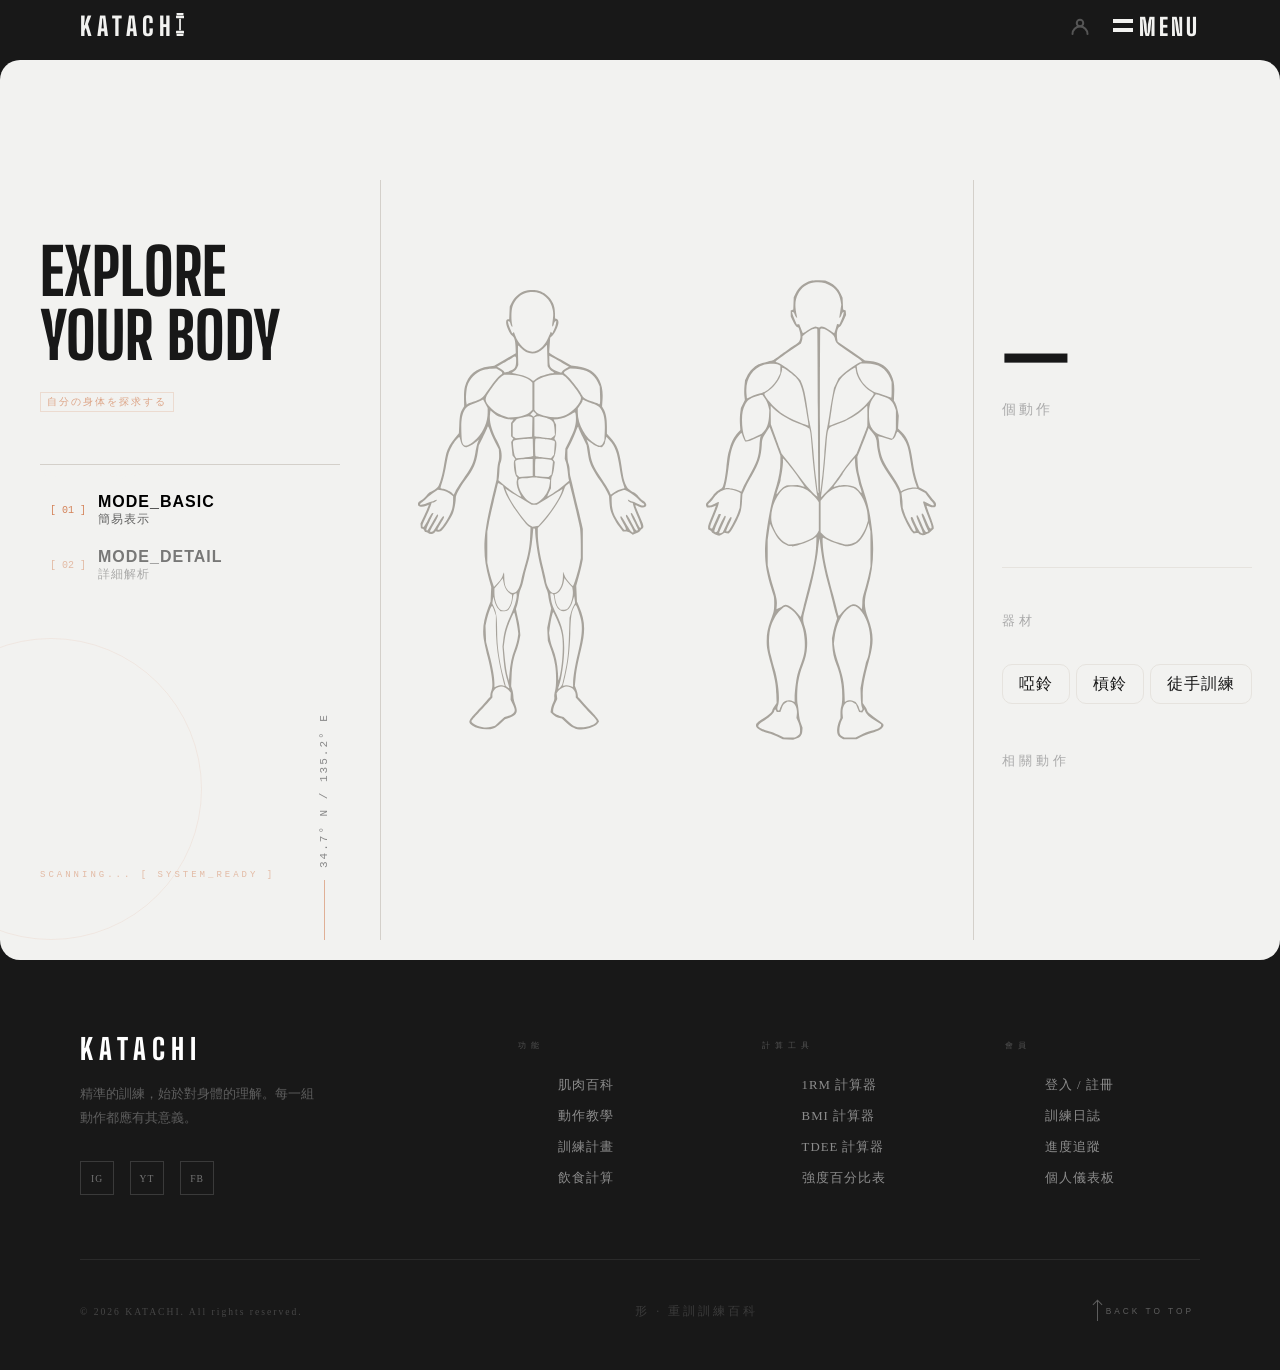
<file: muscle-map/index.html>
﻿<!doctype html>
<html lang="en">
  <head>
    <meta charset="UTF-8" />
    <meta name="viewport" content="width=device-width, initial-scale=1.0" />
    <link rel="preconnect" href="https://fonts.googleapis.com" />
    <link rel="preconnect" href="https://fonts.gstatic.com" crossorigin />
    <link
      href="https://fonts.googleapis.com/css2?family=Big+Shoulders+Display:wght@700;800&family=Noto+Sans+JP:wght@100;200;300&family=Cormorant+Garamond:ital,wght@0,300;1,300&display=swap"
      rel="stylesheet"
    />
    <link rel="stylesheet" href="../tokens.css" />
    <link rel="stylesheet" href="../muscle-map/css/muscle-map.css" />
    <link rel="stylesheet" href="../muscle-map/css/nav.css" />
    <title>Document</title>
  </head>

  <body>
    <!-- 書本翻開選單遮罩 -->
  <div id="byobu">
    <div id="byobu-left"></div>
    <div id="byobu-right"></div>
  </div>

  <!-- 選單內容 -->
  <div id="menu-content">
    <div class="mc-left">
      <ul class="mc-links">
        <li class="mc-item">
          <a class="mc-link" href="../muscle-map/index.html" onclick="closeMenu()">
            <span class="mc-num">01</span>
            <span class="mc-text-wrap"><span class="mc-text">肌肉百科</span></span>
            <span class="mc-en">Muscle Wiki</span>
          </a>
        </li>
        <li class="mc-item">
          <a class="mc-link" href="../muscle-map/exercise.html" onclick="closeMenu()">
            <span class="mc-num">02</span>
            <span class="mc-text-wrap"><span class="mc-text">動作教學</span></span>
            <span class="mc-en">Exercises</span>
          </a>
        </li>
        <li class="mc-item">
          <a class="mc-link" href="../program/programs.html" onclick="closeMenu()">
            <span class="mc-num">03</span>
            <span class="mc-text-wrap"><span class="mc-text">訓練計畫</span></span>
            <span class="mc-en">Programs</span>
          </a>
        </li>
        <li class="mc-item">
          <a class="mc-link" href="../nutrition/nutrition.html" onclick="closeMenu()">
            <span class="mc-num">04</span>
            <span class="mc-text-wrap"><span class="mc-text">飲食計算</span></span>
            <span class="mc-en">Nutrition</span>
          </a>
        </li>
        <li class="mc-item">
          <a class="mc-link" href="#" onclick="closeMenu()">
            <span class="mc-num">05</span>
            <span class="mc-text-wrap"><span class="mc-text">商店 / 會員</span></span>
            <span class="mc-en">Shop</span>
          </a>
        </li>
      </ul>
    </div>
    <div class="mc-right">
      <div class="mc-quote">
        精準的訓練，<br>始於對身體<br>的理解
      </div>
    </div>
    <button class="mc-close" onclick="closeMenu()">
      <span class="mc-close-x"></span>
      Close
    </button>
  </div>
    <!-- 左上 Logo -->
    <!-- ══════════════════════
       NAV
       intro 結束後從上滑入
  ══════════════════════ -->
    <nav id="nav" class="visible">
      <a class="nav-logo" href="#"
        >KATACH<span class="dumbbell-i"
          ><svg
            viewBox="0 0 28 80"
            fill="none"
            xmlns="http://www.w3.org/2000/svg"
          >
            <rect
              x="2"
              y="0"
              width="24"
              height="7"
              rx="1.5"
              fill="currentColor"
            />
            <rect
              x="0"
              y="9"
              width="28"
              height="9"
              rx="2"
              fill="currentColor"
            />
            <rect x="11" y="20" width="6" height="40" fill="currentColor" />
            <rect
              x="0"
              y="62"
              width="28"
              height="9"
              rx="2"
              fill="currentColor"
            />
            <rect
              x="2"
              y="73"
              width="24"
              height="7"
              rx="1.5"
              fill="currentColor"
            /></svg></span
      ></a>
      <ul class="nav-links">
        <li><a href="#">肌肉百科</a></li>
        <li><a href="#">動作教學</a></li>
        <li><a href="#">訓練計畫</a></li>
        <li><a href="#">飲食</a></li>
        <li><a href="#">商店</a></li>
      </ul>
      <div class="nav-right">
        <a class="nav-user" href="#" title="會員登入">
          <svg
            width="18"
            height="18"
            viewBox="0 0 18 18"
            fill="none"
            xmlns="http://www.w3.org/2000/svg"
            aria-label="會員登入"
          >
            <circle
              cx="9"
              cy="6"
              r="3.25"
              stroke="currentColor"
              stroke-width="2"
            />
            <path
              d="M1.5 17c0-4.142 3.358-7.5 7.5-7.5s7.5 3.358 7.5 7.5"
              stroke="currentColor"
              stroke-width="2"
              stroke-linecap="round"
            />
          </svg>
        </a>
        <button id="menu-btn" onclick="openMenu()">
          <span class="menu-lines">
            <span class="menu-line"></span>
            <span class="menu-line"></span>
          </span>
          <span class="menu-btn-text">Menu</span>
        </button>
      </div>
    </nav>

    <div class="app-layout">
      <div class="left-sidebar">
        <div class="sidebar-top">
          <h2 class="sidebar-title"><span>EXPLORE</span><br />YOUR BODY</h2>
          <div class="sidebar-tag">自分の身体を探求する</div>
          <div class="coord-label">
            <span class="line"></span>
            <span class="numbers">34.7° N / 135.2° E</span>
          </div>
        </div>

        <div class="sidebar-divider">
          <span class="line"></span>
          <span class="numbers">34.7° N / 135.2° E</span>
        </div>

        <div class="mode-switch">
          <button class="mode-btn active" data-mode="basic">
            <span class="mode-tag">[ 01 ]</span>
            <div class="mode-text" id="btn-simple">
              <span class="en">MODE_BASIC</span>
              <span class="jp">簡易表示</span>
            </div>
          </button>

          <button class="mode-btn" data-mode="detail">
            <span class="mode-tag">[ 02 ]</span>
            <div class="mode-text" id="btn-detailed">
              <span class="en">MODE_DETAIL</span>
              <span class="jp">詳細解析</span>
            </div>
          </button>
       
        </div>
      </div>
      <!-- 中:人體圖區 -->
      <div class="app-main">
        <div class="body-map body-view">
          <!-- svg發光效果 -->
          <svg
            style="position: absolute; width: 0; height: 0"
            aria-hidden="true"
          >
            <defs>
              <!-- 定義視覺特效 -->
              <filter
                id="muscle-hover-glow"
                x="-36%"
                y="-36%"
                width="172%"
                height="172%"
              >
                <!-- 近距離金色光 -->
                <feDropShadow
                  dx="0"
                  dy="0"
                  stdDeviation="3.2"
                  flood-color="#ffd76a"
                  flood-opacity="0.95"
                />
                <!-- 外圍深橘色暈 -->
                <feDropShadow
                  dx="0"
                  dy="0"
                  stdDeviation="6.4"
                  flood-color="#763525"
                  flood-opacity="0.55"
                />
              </filter>
            </defs>
          </svg>

          <!-- 模式切換 -->

          <!-- 正面圖 -->
          <div class="body-map__figure">
            <img
              class="body-map__image"
              src="./svg/front.svg"
              alt="front body map"
            />
            <!-- 互動 SVG 覆蓋層 -->
            <svg
              class="body-map__overlay"
              viewBox="0 0 340 649"
              xmlns="http://www.w3.org/2000/svg"
            >
              <!-- 斜方肌 -->
              <g
                class="muscle-pair"
                data-muscle="frontTrapezius"
                role="button"
                tabIndex="0"
              >
                <g transform="translate(117, 97) scale(1)">
                  <!-- 左 -->
                  <path
                    d="M9.373 10.9756C14.528 7.9436 20.321 4.5296 22.246 3.3876C27.74 0.130004 28.246 0.434004 28.246 6.9976C28.246 15.5356 26.786 18.8296 21.886 21.3376C19.61 22.5036 16.302 23.7856 14.536 24.1876L11.327 24.9176L9.858 22.6766C9.05 21.4446 6.502 19.5476 4.195 18.4616L0 16.4876L9.373 10.9756Z"
                  />
                  <!-- 右 -->
                  <path
                    d="M77.2461 6.50861C77.2461 17.1966 79.0601 19.6596 89.6181 23.3096L94.7461 25.0816L96.4171 23.1016C97.3361 22.0116 99.9411 20.0676 102.207 18.7806L106.326 16.4416L97.5361 11.4396C92.7011 8.68861 86.1581 4.9896 82.9961 3.219L77.2461 0V6.50861Z"
                  />
                </g>
              </g>
              <!-- 三角肌(左)-->
              <g
                class="muscle-pair"
                data-muscle="frontDeltoidLeft"
                role="button"
                tabIndex="0"
              >
                <g transform="translate(71, 115.5) scale(0.87)">
                  <path
                    d="M13.4981 12.008C18.6791 7.108 28.4101 1.72701 33.9651 0.69101C35.3391 0.43501 40.0621 0.175007 44.4621 0.113007L52.4621 0L57.4501 2.726C60.1931 4.226 62.5621 6.128 62.7161 6.953C62.8691 7.778 61.6171 9.353 59.9352 10.453C55.1611 13.574 38.3651 34.928 31.4981 46.609C29.1031 50.682 24.5321 53.19 11.8171 57.406L1.50211 60.826L0.747132 59.64C-0.376868 57.871 -0.192895 42.179 1.03211 35.387C2.63411 26.507 7.17814 17.984 13.4981 12.008Z"
                  />
                </g>
              </g>
              <!-- 三角肌(右) -->
              <g
                class="muscle-pair"
                data-muscle="frontDeltoidRight"
                role="button"
                tabIndex="0"
              >
                <g transform="translate(68, 115.5) scale(0.87)">
                  <path
                    d="M169.063 6.30299C169.648 5.31199 172.106 3.488 174.525 2.25L178.924 0H187.03C206.483 0 220.914 8.848 227.596 24.871L230.777 32.5L231.273 43.628C231.545 49.749 231.462 56.387 231.088 58.38L230.409 62.004L227.655 60.58C226.14 59.797 221.773 58.158 217.95 56.937C209.752 54.321 201.5 50.353 201.5 49.028C201.5 48.512 197.946 42.773 193.602 36.274C186.055 24.984 174.255 11.434 170 9.17L168 8.10699L169.063 6.30299Z"
                  />
                </g>
              </g>
              <!-- 二頭(左) -->
              <g
                class="muscle-pair"
                data-muscle="bicepsLeft"
                role="button"
                tabIndex="0"
              >
                <!-- 左 -->
                <g transform="translate(64.5, 162) scale(0.84)">
                  <path
                    d="M23.9765 5.67923C30.2435 3.47523 35.8275 1.21524 36.3865 0.656237C37.8145 -0.771763 38.8255 0.118236 39.5565 3.44924C39.9035 5.02524 41.2875 7.80723 42.6335 9.63223L45.0815 12.9502V22.5452C45.0815 33.9152 43.3495 41.3002 38.2825 51.5372C31.9105 64.4082 15.5635 79.5242 7.98653 79.5522C1.66753 79.5742 -0.113489 73.1992 0.00551134 50.9812C0.106511 32.0082 0.838509 26.9302 4.50951 19.7362C8.25151 12.4022 11.4715 10.0772 23.9765 5.67923Z"
                  />
                </g>
              </g>
              <!-- 二頭(右) -->
              <g
                class="muscle-pair"
                data-muscle="bicepsRight"
                role="button"
                tabIndex="0"
              >
                <g transform="translate(236.24, 162.16) scale(1)">
                  <path
                    d="M7 1.27494C7 2.03794 5.425 4.95193 3.5 7.75093L0 12.8389V18.6539C0 36.2629 11.495 56.7119 26.214 65.2889C32.343 68.8609 34.983 68.4459 37.381 63.5369L39.261 59.6859L39.77 46.3369C40.345 31.2839 39.179 23.1489 35.372 15.6349C32.623 10.2109 29.054 7.63793 21.03 5.29793C18.022 4.42093 13.877 2.84493 11.82 1.79493C7.35401 -0.483075 7 -0.521064 7 1.27494Z"
                  />
                </g>
              </g>
              <!-- 前臂-->
              <g
                class="muscle-pair"
                data-muscle="frontForearm"
                role="button"
                tabIndex="0"
              >
                <!-- 左 -->
                <g transform="translate(32.5, 216) scale(0.86)">
                  <path
                    d="M10.3904 49.48C13.6544 27.498 17.7754 17.168 28.2714 4.65701C30.4204 2.09601 32.5494 0 33.0024 0C33.4554 0 34.0804 1.238 34.3904 2.75C35.7594 9.415 37.0154 12.965 38.7754 15.139L40.6644 17.471L44.7054 17.365C49.3654 17.243 55.1984 14.111 62.1144 8.01599C64.7264 5.71399 66.8644 3.98101 66.8634 4.16501C66.8634 4.34901 66.0164 6.75 64.9804 9.5C63.9454 12.25 62.5734 17.875 61.9334 22C58.7014 42.82 55.3784 51.404 44.9534 65.866C34.9104 79.798 30.2214 87.023 27.4244 92.875C25.8144 96.244 24.1034 99 23.6214 99C23.1404 99 21.0494 97.636 18.9744 95.968C14.7864 92.603 6.19339 89 2.35339 89C-0.654608 89 -0.731599 88.088 1.8504 83.028C4.5244 77.786 8.51441 62.111 10.3904 49.48Z"
                  ></path>
                </g>
                <!-- 右 -->
                <g transform="translate(31.2, 216) scale(0.86)">
                  <path
                    d="M267.854 14.702C278.638 20.101 283.364 17.537 286.094 4.80895C286.696 2.00295 287.511 -0.157037 287.905 0.00896311C289.165 0.539963 295.558 8.15896 298.646 12.811C304.828 22.123 307.048 30.298 311.51 60.178C312.403 66.155 314.453 74.926 316.066 79.67C317.68 84.414 319 88.361 319 88.442C319 88.522 317.313 88.899 315.25 89.279C309.993 90.246 303.502 93.246 299.074 96.752L295.307 99.736L292.919 94.524C289.936 88.012 285.618 81.063 276.737 68.482C265.368 52.378 260.706 40.331 258.497 21.348C258.115 18.068 256.947 13.214 255.901 10.561C254.856 7.90796 254 5.47496 254 5.15496C254 4.55396 260.459 9.22497 262.854 11.558C263.599 12.283 265.849 13.698 267.854 14.702Z"
                  ></path>
                </g>
              </g>
              <!-- 胸大肌 -->
              <g
                class="muscle-pair"
                data-muscle="chest"
                role="button"
                tabIndex="0"
              >
                <!-- 左 -->
                <g transform="translate(100, 124) scale(0.86)">
                  <path
                    d="M8.216 26.2833C17.387 13.3053 24.996 4.5553 29.5 1.8063C33.211 -0.457698 41.338 -0.597694 52.5 1.41031C66.935 4.00831 77.027 8.6743 79.72 13.9963L80.971 16.4683L80.985 38.2153L81 59.9623L77.392 63.9553L73.785 67.9483L64.032 70.9583L54.278 73.9683H45.685H37.091L30.676 71.6393C18.742 67.3083 8.882 60.0353 3.091 51.2923L0 46.6253V42.2673V37.9103L8.216 26.2833Z"
                  ></path>
                </g>
                <!-- 右 -->
                <g transform="translate(98,124.5) scale(0.87)">
                  <path
                    d="M86.374 11.5826C90.528 7.10064 100.961 2.87764 112.831 0.874636C119.771 -0.296364 130.496 -0.290363 133.59 0.885637C137.64 2.42564 146.458 12.0296 155.75 25.0206L164 36.5546V40.7426C164 46.5937 160.759 52.3466 153.508 59.3666C147.31 65.3686 139.438 69.9856 131.091 72.5156C118.707 76.2686 94.785 71.7766 87.25 64.2836L84 61.0516V37.5976V14.1436L86.374 11.5826Z"
                  ></path>
                </g>
              </g>
              <!-- 腹肌 -->
              <g
                class="muscle-pair"
                data-muscle="abs"
                role="button"
                tabIndex="0"
              >
                <!-- 左上 -->
                <g transform="translate(139,186.3) scale(0.86)">
                  <path
                    d="M0.157659 27.0261C-0.953341 9.57913 3.58569 3.87413 20.8727 0.987127C28.5067 -0.287873 31.4067 -0.11888 33.7247 1.73612L34.9747 2.73612V18.5461V34.3561L33.2247 34.8631C32.2617 35.1411 25.4707 35.9051 18.1317 36.5591L4.78864 37.7491L2.68067 35.6411L0.57166 33.5331L0.157659 27.0261Z"
                  ></path>
                </g>
                <!-- 左中 -->
                <g transform="translate(139.2,186.1) scale(0.86)">
                  <path
                    d="M4.53772 40.4841L13.5057 39.6231C25.0127 38.5181 32.3967 38.3321 34.3927 39.0981L35.9747 39.7051V53.9761V68.2461L34.7027 69.3021C34.0027 69.8831 27.3047 70.6761 19.8167 71.0641L6.20374 71.7701L4.67474 69.3811C3.81574 68.0371 2.59375 62.0481 1.88275 55.6961L0.619751 44.4021L2.57874 42.4431L4.53772 40.4841Z"
                  ></path>
                </g>
                <!-- 左下 -->
                <g transform="translate(139,185) scale(0.87)">
                  <path
                    d="M19.7157 74.0161C25.6337 73.6481 30.9247 73.1901 31.4747 72.9981C35.3367 71.6491 35.9747 73.8651 35.9747 88.6321C35.9747 96.1901 35.6367 102.577 35.2247 102.826C34.8127 103.075 29.2517 103.601 22.8667 103.996L11.2597 104.713L9.2887 102.598L7.31873 100.483L6.03973 89.2831L4.76074 78.0821L6.8587 76.3831L8.95673 74.6851L19.7157 74.0161Z"
                  ></path>
                </g>
                <!-- 右上 -->
                <g transform="translate(139,186.3) scale(0.86)">
                  <path
                    d="M38.4747 2.05013L40.9747 0.801137C43.8987 -0.659863 48.7027 -0.158861 58.2497 2.60314C70.0517 6.01814 72.9017 10.3961 72.9507 25.1851L72.9747 32.3791L70.6907 35.0351L68.4057 37.6912L54.9407 36.5021C47.5347 35.8471 40.7997 34.9661 39.9747 34.5431L38.4747 33.7732V17.9121V2.05013Z"
                  ></path>
                </g>
                <!-- 右中 -->
                <g transform="translate(137.4, 150.7) scale(0.93)">
                  <path
                    d="M38.9747 74.8911L40.2247 73.6241C41.0187 72.8191 42.9347 72.5471 45.4747 72.8801C47.6747 73.1681 53.3887 73.6991 58.1727 74.0611L66.8707 74.7191L68.5187 76.5391L70.1657 78.3591L69.0037 89.1751L67.8427 99.9911L65.6588 102.336L63.4747 104.682L52.9747 104.021C47.1997 103.658 41.6877 103.135 40.7247 102.859L38.9747 102.356V88.6241V74.8911Z"
                  ></path>
                </g>
                <!-- 右下 -->
                <g transform="translate(139,186) scale(0.86)">
                  <path
                    d="M38.9747 74.8911L40.2247 73.6241C41.0187 72.8191 42.9347 72.5471 45.4747 72.8801C47.6747 73.1681 53.3887 73.6991 58.1727 74.0611L66.8707 74.7191L68.5187 76.5391L70.1657 78.3591L69.0037 89.1751L67.8427 99.9911L65.6588 102.336L63.4747 104.682L52.9747 104.021C47.1997 103.658 41.6877 103.135 40.7247 102.859L38.9747 102.356V88.6241V74.8911Z"
                  ></path>
                </g>
                <!-- 下 -->
                <g transform="translate(139.5,185.6) scale(0.86)">
                  <path
                    d="M23.2528 106.822C29.7088 106.179 35.5488 105.427 36.2328 105.151C36.9158 104.875 38.1288 104.86 38.9278 105.117C39.7268 105.374 45.3518 106.064 51.4278 106.65C57.5038 107.237 63.0378 108.171 63.7248 108.726C66.3648 110.858 64.4298 122.785 60.0558 131.34C55.3348 140.576 43.6308 150.491 37.4508 150.491C33.5688 150.491 26.2978 145.8 21.1968 140.006C13.7528 131.549 8.40475 116.869 10.5438 110.765L11.5158 107.991L23.2528 106.822Z"
                  ></path>
                </g>
              </g>
              <!-- 側腹 -->
              <g
                class="muscle-pair"
                data-muscle="sideabs"
                role="button"
                tabIndex="0"
              >
                <!-- 左 -->
                <g transform="translate(106.5,178.1) scale(0.86)">
                  <path
                    d="M0.21654 22.5L0.0335262 11.25C-0.0674738 5.063 0.0675445 0 0.333544 0C0.599544 0 2.45757 1.291 4.46157 2.869C12.0676 8.858 28.4766 15 36.8726 15H39.8195L39.0775 16.75C38.6695 17.712 37.6745 20.3 36.8665 22.5L35.3966 26.5L35.8906 34.757C36.2136 40.152 36.9766 43.918 38.0926 45.62L39.7996 48.225L38.0756 51.427L36.3516 54.628L37.5496 64.936C38.8486 76.11 39.8916 79.887 42.1566 81.614L43.6166 82.729L42.1956 86.131L40.7736 89.533L41.6676 97.516C42.8746 108.303 43.4256 110.502 45.6276 113.301L47.5116 115.696L46.3716 119.411L45.2316 123.126L46.4946 129.243C47.1896 132.607 49.1836 138.091 50.9246 141.43C52.6666 144.768 54.2456 147.841 54.4346 148.259C55.4936 150.599 31.5665 134.805 25.1505 128.929C22.9255 126.891 19.5545 123.882 17.6585 122.241L14.2116 119.259L15.4085 115.263C16.0665 113.066 16.6056 107.368 16.6056 102.602C16.6056 97.566 17.1745 92.575 17.9625 90.687C20.0305 85.739 20.7455 77.171 19.6475 70.5C18.9995 66.563 16.4306 60.03 12.1776 51.5C8.61258 44.35 4.46255 34.9 2.95555 30.5L0.21654 22.5Z"
                  ></path>
                </g>
                <!-- 右 -->
                <g transform="translate(141.9,175.7) scale(0.86)">
                  <path
                    d="M71.0205 16.887C78.9235 16.844 95.6565 10.548 102.645 4.98901L105.145 3L105.807 7.70201C107.743 21.443 105.029 33.523 95.9875 51.404C92.9275 57.454 89.8045 64.429 89.0465 66.904C86.9655 73.693 87.2545 85.853 89.6445 92.143C90.8825 95.399 91.6445 99.826 91.6445 103.76C91.6455 107.255 92.3615 112.878 93.2365 116.254L94.8265 122.392L89.9865 126.711C87.3235 129.087 82.9805 132.792 80.3345 134.944C74.8025 139.445 57.6535 150.245 57.0295 149.621C56.7995 149.391 57.9415 146.323 59.5685 142.803C61.1955 139.284 63.0965 133.577 63.7925 130.121L65.0595 123.838L63.8645 120.673L62.6695 117.507L64.7585 115.283L66.8485 113.059L68.3845 101.754L69.9205 90.448L68.2965 87.618L66.6715 84.788L68.6575 82.096C70.7115 79.312 72.5565 68.76 72.6145 59.468L72.6455 54.533L70.5605 52.313L68.4755 50.094L70.3105 47.291L72.1455 44.487V34.946V25.404L70.0205 21.154L67.8965 16.904L71.0205 16.887Z"
                  ></path>
                </g>
              </g>
              <!-- 股四頭 -->
              <g
                class="muscle-pair"
                data-muscle="quads"
                role="button"
                tabIndex="0"
              >
                <!-- 左 -->
                <g transform="translate(102,283.4) scale(0.86)">
                  <path
                    d="M11.307 31.983C14.592 18.508 17.588 5.799 17.965 3.741L18.649 0L21.29 1.565C26.352 4.567 27.122 5.518 28.911 10.983C33.018 23.531 44.178 42.062 59.679 62.077C67.116 71.678 71.049 75.953 73.944 77.582L75.897 78.68L74.195 97.082C72.444 116.016 69.368 130.986 63.469 149.281C61.838 154.342 60.025 161.539 59.441 165.274C58.328 172.39 56.187 179.561 53.767 184.277C52.177 187.376 46.96 190.973 44.048 190.979C40.241 190.987 35.559 186.946 32.77 181.245L30.013 175.611L29.443 165.047L28.873 154.483L27.719 158.28C25.971 164.032 22.121 169.96 16.683 175.274L11.779 180.064L8.12701 169.043C6.11901 162.982 3.47197 153.401 2.24597 147.753L0.0150146 137.483L0.00799561 111.483L0 85.483L2.66699 70.983C4.13399 63.008 8.02201 45.458 11.307 31.983Z"
                  ></path>
                </g>
                <!-- 右 -->
                <g transform="translate(102,283.2) scale(0.86)">
                  <path
                    d="M132.816 12.056C133.896 8.417 135.497 5.71499 137.678 3.84799C139.467 2.31699 141.209 1.04599 141.55 1.02399C141.891 1.00099 142.645 2.896 143.225 5.233C151.664 39.223 158.663 69.338 159.861 76.803C163.415 98.963 162.909 123.81 158.449 146.105C156.778 154.458 149.948 177.681 148.798 178.918C148.043 179.73 140.202 171.507 136.94 166.483C135.155 163.733 133.375 160.026 132.985 158.244C131.745 152.578 130.417 153.546 131.017 159.68C132.202 171.797 126.857 186.129 119.926 189.418L116.354 191.113L112.934 189.984C107.318 188.131 104.501 181.96 99.921 161.483C98.568 155.433 96.767 148.008 95.92 144.983C91.563 129.438 88.5241 109.648 87.7581 91.848L87.129 77.213L89.131 76.578C91.932 75.689 112.286 50.039 120.748 36.734C125.975 28.515 130.948 18.345 132.816 12.056Z"
                  ></path>
                </g>
              </g>
              <!-- 小腿前側 -->
              <g
                class="muscle-pair"
                data-muscle="shin"
                role="button"
                tabIndex="0"
              >
                <!-- 左左 -->
                <g transform="translate(100,463.1) scale(0.87)">
                  <path
                    d="M1.72998 27.989C3.40098 19.776 5.638 12.576 8.953 4.73904C9.825 2.67704 10.721 0.989044 10.943 0.989044C11.166 0.989044 12.297 3.12704 13.459 5.73904C17.247 14.262 18.163 21.449 18.205 42.989L18.246 63.489L20.184 77.989C22.394 94.517 24.797 107.066 29.18 124.964C30.86 131.825 32.235 137.912 32.235 138.49C32.235 139.106 30.65 139.391 28.414 139.177C26.312 138.977 22.882 139.528 20.791 140.401C18.701 141.274 16.596 141.989 16.113 141.989C15.63 141.989 15.232 138.726 15.229 134.739C15.22 123.717 12.909 110.685 6.67096 86.489L0.998962 64.489L0.498962 50.489L0 36.489L1.72998 27.989Z"
                  ></path>
                </g>
                <!-- 左右 -->
                <g transform="translate(99.2,464.2) scale(0.87)">
                  <path
                    d="M33.318 93.565C30.395 64.081 33.094 47.356 44.786 22.489L49.488 12.489L51.328 19.989C53.896 30.458 56.235 44.55 56.235 49.555C56.235 56.299 53.425 69.254 50.337 76.742C45.147 89.328 41.287 108.959 41.253 122.939L41.235 130.389L40.165 129.319C38.67 127.824 34.615 106.651 33.318 93.565Z"
                  ></path>
                </g>
                <!-- 右左 -->
                <g transform="translate(99.4,464.7) scale(0.86)">
                  <path
                    d="M111.053 39.31C111.735 33.909 113.218 25.552 114.347 20.739C115.477 15.927 116.554 11.989 116.74 11.989C117.415 11.989 124.568 27.676 127.414 35.396C135.293 56.77 136.086 79.131 130.149 112.489C126.314 134.03 125.727 134.418 124.848 115.989C124.177 101.898 121.528 89.2351 116.665 76.8681C114.636 71.7091 112.265 63.359 111.394 58.31L109.812 49.1311L111.053 39.31Z"
                  ></path>
                </g>
                <!-- 右右 -->
                <g transform="translate(99,464.7) scale(0.86)">
                  <path
                    d="M146.246 49.9891C147.121 20.2051 147.574 16.7801 152.019 6.37205C153.513 2.87405 155.057 0.00604349 155.45 4.34871e-05C157.674 -0.0339565 164.212 19.877 165.753 31.378L167.078 41.2671L166.097 50.878C165.557 56.164 163.771 66.1141 162.128 72.9891C155.919 98.9621 155.307 101.714 153.789 110.489C152.932 115.439 151.943 124.477 151.59 130.573L150.949 141.657L146.843 140.242C144.585 139.464 140.824 138.979 138.486 139.165C136.512 139.322 135.322 139.43 134.769 138.888C133.924 138.06 134.565 135.717 136.165 129.721C142.267 106.855 145.275 83.0631 146.246 49.9891Z"
                  ></path>
                </g>
              </g>
            </svg>
          </div>

          <!-- 背面圖 -->
          <div class="body-map__figure">
            <img
              class="body-map__image"
              src="./svg/back.svg"
              alt="back body map"
            />
            <svg
              class="body-map__overlay"
              viewBox="0 0 340 649"
              xmlns="http://www.w3.org/2000/svg"
            >
              <!-- 背部斜方肌 -->
              <g
                class="muscle-pair"
                data-muscle="backTrapezius"
                role="button"
                tabIndex="0"
              >
                <!-- 左 -->
                <g transform="translate(105.9, 67.3) scale(0.86)">
                  <path
                    d="M58.3361 2.46145C55.8611 3.75345 51.6991 6.69644 49.0861 8.99944L44.3361 13.1874L44.2601 15.8525C44.2181 17.3185 43.6561 19.9555 43.0101 21.7145L41.8361 24.9105L31.3361 32.0854C7.31907 48.4954 -0.698918 54.3784 0.0470816 55.0424C0.481082 55.4284 2.30809 56.2354 4.10809 56.8364C9.71309 58.7074 28.1691 72.0964 34.7311 79.0524L40.9931 85.6904L43.7381 92.5494C47.0171 100.739 49.5441 112.389 52.3011 132.017C53.4211 139.992 54.9651 149.667 55.7321 153.517C56.4981 157.367 57.8351 164.117 58.7021 168.517C59.5691 172.917 61.2081 188.217 62.3451 202.517C63.4821 216.817 65.3151 235.942 66.4171 245.017C67.5191 254.092 68.6901 263.88 69.0181 266.767C69.3471 269.654 70.0521 272.017 70.5841 272.017C71.1201 272.017 71.2701 270.892 70.9211 269.501C70.5741 268.117 70.0551 207.292 69.7681 134.333C69.4811 61.3745 69.0151 1.30645 68.7321 0.849451C67.7891 -0.676549 62.8871 0.0834501 58.3361 2.46145Z"
                  ></path>
                </g>
                <!-- 右 -->
                <g transform="translate(105.7, 67.9) scale(0.86)">
                  <path
                    d="M73.8391 1.01344C73.2131 2.02544 73.0711 270.086 73.6961 270.71C73.8831 270.897 74.5761 266.206 75.2341 260.284C75.8931 254.362 76.8681 246.142 77.4011 242.017C77.9341 237.892 79.2551 223.267 80.3371 209.517C83.0191 175.433 83.2061 173.708 85.2741 164.017C86.2711 159.342 88.0791 148.542 89.2901 140.017C90.5011 131.492 92.5971 118.701 93.9481 111.593L96.4031 98.6694L100.201 90.5934L103.999 82.5174L110.582 76.3814C118.222 69.2614 137.568 56.0174 140.33 56.0174C145.858 56.0174 142.354 53.0934 114.483 34.4494C100.934 25.3864 99.1371 23.4674 97.9241 16.7654C97.1451 12.4644 94.3261 9.44244 85.9311 3.90944C80.2211 0.145441 75.1281 -1.07356 73.8391 1.01344Z"
                  ></path>
                </g>
              </g>
              <!-- 後三角 -->
              <g
                class="muscle-pair"
                data-muscle="rearDelt"
                role="button"
                tabIndex="0"
              >
                <!-- 左 -->
                <g transform="translate(64.4, 117.6) scale(0.86)">
                  <path
                    d="M30.2276 1.83503C9.38758 7.97203 -1.96543 26.352 0.280571 50.319L0.981575 57.796L8.15557 54.517C12.1016 52.714 18.1796 50.53 21.6636 49.663C25.1476 48.796 30.0176 46.904 32.4846 45.458C39.8196 41.159 48.3346 31.777 52.4416 23.467L56.1366 15.99L56.2326 9.77602L56.3296 3.56103L53.3296 2.06603C48.8366 -0.172967 37.4336 -0.285969 30.2276 1.83503Z"
                  ></path>
                </g>
                <!-- 右 -->
                <g transform="translate(63.7, 117.7) scale(0.86)">
                  <path
                    d="M185.947 2.06602L182.564 4.12801L183.146 9.76601C183.84 16.491 189.033 27.552 194.48 33.907C199.57 39.845 208.455 46.249 213.885 47.894C227.531 52.028 231.707 53.441 235.254 55.122C237.412 56.145 239.437 56.72 239.754 56.4C240.071 56.08 240.294 50.12 240.249 43.157L240.168 30.496L237.985 24.996C231.273 8.09101 218.471 -0.00799408 198.475 5.92072e-06L189.33 0.0030119L185.947 2.06602Z"
                  ></path>
                </g>
              </g>
              <!-- 肱三頭 -->
              <g
                class="muscle-pair"
                data-muscle="triceps"
                role="button"
                tabIndex="0"
              >
                <!-- 左 -->
                <g transform="translate(58.5, 160.9) scale(0.86)">
                  <path
                    d="M22.6039 3.465C12.1909 7.14 8.61289 9.94201 5.05789 17.21C1.32789 24.835 -0.0401081 31.644 0.00089187 42.386C0.0428919 53.566 1.4789 63.612 3.9929 70.333L6.11389 76H7.96189C8.97789 76 14.9239 73.597 21.1749 70.659L32.5409 65.319L36.2479 60.989C41.4839 54.871 43.9679 47.488 44.6309 36.072L45.1869 26.5L43.5809 19.699C42.5389 15.285 40.5569 10.81 37.9349 6.94901L33.8949 1L31.6829 1.021C30.4659 1.033 26.3799 2.132 22.6039 3.465Z"
                  ></path>
                </g>
                <!-- 右 -->
                <g transform="translate(56.7, 160.9) scale(0.86)">
                  <path
                    d="M217.105 5.80099C211.631 13.862 209.97 20.195 209.97 33C209.97 45.232 211.533 51.716 215.952 57.817C220.117 63.567 224.736 66.215 237.335 70.077L248.199 73.407L249.559 71.547C250.307 70.524 251.693 67.17 252.639 64.094L254.36 58.5L254.415 42.5L254.47 26.5L252.691 21.405C250.6 15.417 247.108 10.398 243.24 7.82201C241.039 6.35501 223.37 0 221.495 0C221.247 0 219.272 2.60999 217.105 5.80099Z"
                  ></path>
                </g>
              </g>
              <!-- 前臂 -->
              <g
                class="muscle-pair"
                data-muscle="backForearm"
                role="button"
                tabIndex="0"
              >
                <!-- 左 -->
                <g transform="translate(33.7,213.4) scale(0.86)">
                  <path
                    d="M22.4987 7.25002C14.4657 17.338 10.2407 29.373 7.66669 49.5C4.69669 72.737 3.36668 81.066 1.50168 88.113L0.0234241 93.7009L0 93.7894C2.01436 93.2952 5.55361 92.9947 7.83043 93.143C12.3939 93.4422 22.4742 96.0078 25.3657 97.9306L27.2702 99.1962L27.3205 99.2242L27.3437 99.1694L29.5397 94C31.2907 89.875 36.0787 80.599 40.1787 73.387C53.5057 49.946 56.2247 41.932 57.5687 22.147C58.0037 15.741 58.6927 9.71601 59.0997 8.75801L59.8407 7.01503L55.9867 8.60402C53.8667 9.47802 49.2887 11.5 45.8127 13.097C42.3367 14.694 38.2147 16 36.6517 16H33.8107L31.7807 11.75C30.6637 9.41302 29.4497 6.262 29.0827 4.75C28.7157 3.238 28.0247 2 27.5477 2C27.0697 2 24.7977 4.36302 22.4987 7.25002Z"
                  ></path>
                </g>
                <!-- 右 -->
                <g transform="translate(32,213.6) scale(0.86)">
                  <path
                    d="M283.008 5.21201C281.77 8.65501 280.221 10.936 278.446 11.932L275.76 13.439L265.079 10.17C259.205 8.37203 254.251 7.04802 254.071 7.22902C253.891 7.40902 254.158 9.34403 254.664 11.528C255.171 13.713 255.596 17.431 255.609 19.792C255.647 26.673 258.532 38.898 262.033 47.011C263.815 51.142 268.87 59.917 273.266 66.511C284.48 83.332 288.083 89.535 290.973 97L291.478 98.4763L291.499 98.5377L293.369 97.2739C296.209 95.3539 305.885 92.3647 310.405 92.0092C312.66 91.8329 316.173 92.0781 318.177 92.5336L318.087 92.2894L316.371 87.624C312.733 77.734 310.135 66.81 307.661 51C304.456 30.518 302.929 24.321 299.18 16.585C296.073 10.173 287.819 0 285.723 0C285.261 0 284.04 2.34601 283.008 5.21201Z"
                  ></path>
                </g>
              </g>
              <!-- 菱形肌 -->
              <g
                class="muscle-pair"
                data-muscle="rhomboid"
                role="button"
                tabIndex="0"
              >
                <!-- 左 -->
                <g transform="translate(89.3, 123) scale(0.86)">
                  <path
                    d="M29.467 0.532534C29.1 1.12653 29.02 1.83354 29.29 2.10254C30.064 2.87654 27.039 13.4825 24.785 17.9015C20.1 27.0845 11.692 36.1105 3.25 41.0205C1.463 42.0605 0 43.3865 0 43.9675C0 46.1635 7.395 56.2345 13.823 62.7925C21.995 71.1305 31.061 77.9805 41.07 83.3765C48.896 87.5975 72.013 96.7995 72.804 96.0095C73.05 95.7635 72.503 91.1555 71.59 85.7705C70.676 80.3855 69.513 73.2795 69.006 69.9795C63.512 34.2325 60.22 24.4165 50.579 15.0255C43.653 8.27955 30.331 -0.865466 29.467 0.532534Z"
                  ></path>
                </g>
                <!-- 右 -->
                <g transform="translate(89.2, 123) scale(0.86)">
                  <path
                    d="M143.382 3.79254C121.065 19.3325 117.225 27.3005 111.007 70.9795C109.91 78.6795 108.606 87.4545 108.108 90.4795C107.609 93.5045 107.294 96.0805 107.408 96.2035C107.658 96.4745 128.609 88.5065 135.326 85.5845C142.891 82.2945 157.803 71.6585 165.619 63.9795C171.634 58.0705 181.03 45.5935 180.987 43.5745C180.98 43.2475 178.455 41.4045 175.377 39.4795C163.85 32.2725 152.893 16.6905 151.391 5.36754C151.031 2.65454 150.435 0.248536 150.066 0.0205361C149.697 -0.207464 146.69 1.48954 143.382 3.79254Z"
                  ></path>
                </g>
              </g>
              <!-- 背闊肌 -->
              <g
                class="muscle-pair"
                data-muscle="lats"
                role="button"
                tabIndex="0"
              >
                <!-- 左 -->
                <g transform="translate(98.8, 176.9) scale(0.86)">
                  <path
                    d="M0.142998 15.246L0.286003 30.492L5.994 45.992C9.134 54.517 13.104 65.443 14.818 70.271L17.934 79.051L23.219 85.271C26.127 88.693 32.007 96.174 36.287 101.896C40.566 107.619 47.965 117.519 52.727 123.896C61.358 135.453 78.389 153.219 77.241 149.467C75.292 143.097 69.186 89.536 67.612 64.992C67.03 55.917 66.029 46.103 65.387 43.182L64.22 37.872L60.144 35.492C57.902 34.183 52.402 31.763 47.922 30.116C31.594 24.109 14.148 13.69 4.034 3.903L0 0L0.142998 15.246Z"
                  ></path>
                </g>
                <!-- 右 -->
                <g transform="translate(98.6, 176.9) scale(0.86)">
                  <path
                    d="M153.68 5.092C142.878 15.166 127.903 23.895 109.847 30.642C104.469 32.652 99.109 34.919 97.938 35.681C94.86 37.681 93.779 43.079 92.067 64.992C91.229 75.717 90.112 88.767 89.583 93.992C89.055 99.217 88.111 109.019 87.487 115.775C86.862 122.53 85.583 133.218 84.645 139.525C83.707 145.832 83.078 150.992 83.248 150.992C83.903 150.992 98.096 136.208 102.464 130.975C104.996 127.941 111.204 119.391 116.258 111.975C121.313 104.559 129.188 94.11 133.758 88.755L142.068 79.018L148.82 61.735C152.534 52.229 156.517 41.986 157.672 38.972L159.771 33.492L159.919 16.743C160.001 7.53101 159.843 0.0109999 159.568 0.0309999C159.293 0.0519999 156.644 2.329 153.68 5.092Z"
                  ></path>
                </g>
              </g>
              <!-- 臀大肌 -->
              <g
                class="muscle-pair"
                data-muscle="glute"
                role="button"
                tabIndex="0"
              >
                <!-- 左 -->
                <g transform="translate(99.4, 290) scale(0.86)">
                  <path
                    d="M28.6658 0.689121C22.9298 1.84712 18.9178 4.49513 14.5208 10.0261C3.24485 24.2101 -2.61515 46.3661 1.12685 60.6661C4.82685 74.8041 14.9408 89.2871 24.2668 93.8021L28.8008 95.9971L36.9828 95.5171C45.3648 95.0251 53.9508 92.5611 63.1658 88.0021C70.5618 84.3441 74.4458 81.1051 76.6749 76.7351L78.6658 72.8331L78.6618 49.5431L78.6588 26.2531L76.7858 23.2531C73.5248 18.0301 63.3538 8.25811 58.1658 5.36411C49.9498 0.781108 37.7728 -1.14788 28.6658 0.689121Z"
                  ></path>
                </g>
                <!-- 右 -->
                <g transform="translate(98.6, 291.2) scale(0.86)">
                  <path
                    d="M112.166 1.1831C100.724 4.4211 94.3808 8.5791 86.5778 17.9551L81.6658 23.8571V49.8311V75.8061L86.2378 80.3781C91.6268 85.7671 101.731 90.7191 113.629 93.8031L121.958 95.9621L122.002 95.9596C123.164 96.2262 126.309 96.0182 128.437 95.7681C128.962 95.6298 129.629 95.4945 130.45 95.3406C131.864 95.0753 133.26 94.6662 134.631 94.1197L139.858 92.0991C146.166 87.5661 153.726 75.9191 157.107 65.5241L159.946 56.7961L159.393 48.0241C158.214 29.3451 147.548 8.3351 136.309 2.5531C131.046 -0.154904 119.255 -0.823899 112.166 1.1831Z"
                  ></path>
                </g>
              </g>
              <!-- 大腿後側 -->
              <g
                class="muscle-pair"
                data-muscle="hamstring"
                role="button"
                tabIndex="0"
              >
                <!-- 左 -->
                <g transform="translate(94.7, 342.2) scale(0.86)">
                  <path
                    d="M1.883 14.318L0 27.596L0.0189972 48.596L0.038002 69.596L2.284 80.109C3.519 85.891 6.363 96.466 8.604 103.609C14.674 122.958 15.629 127.684 15.069 135.596L14.573 142.596L17.7365 141L22.491 138.602C25.357 136.674 28.443 135.106 29.35 135.118C34.599 135.188 44.856 142.942 51.766 152.066C53.212 153.974 54.573 155.324 54.792 155.066C55.01 154.807 57.021 147.171 59.259 138.096C61.497 129.021 64.471 117.321 65.868 112.096C75.201 77.185 79.367 55.054 80.221 35.846C80.532 28.834 80.61 23.133 80.394 23.178C80.177 23.223 78.2 24.549 76 26.124C72.07 28.938 57.043 34.993 48.817 37.077L40.5 38.587C40.5 38.317 39.262 38.092 37.75 38.086C33.063 38.07 24.812 33.47 19.496 27.91C16.112 24.371 12.637 18.996 9.091 11.818L3.767 1.04102L1.883 14.318Z"
                  ></path>
                </g>
                <!-- 右 -->
                <g transform="translate(93.9, 342.2) scale(0.86)">
                  <path
                    d="M141.384 36.4031C151.017 32.564 159.443 21.9458 164.659 6.798L167 0L168.412 6.798L169.824 13.596L169.911 42.596L169.998 71.596L168.162 80.596C165.966 91.363 162.206 105.807 158.92 116.096C157.434 120.751 156.521 126.03 156.513 130.013C156.506 133.542 155.987 142.937 155.647 142.596L155.566 142.235C155.593 142.441 155.621 142.566 155.647 142.596L153.317 140.073C147.003 133.237 141.594 132.348 134.446 136.972C130.052 139.814 123.853 145.897 119.678 151.463C119.524 151.669 119.38 151.865 119.246 152.049C118.633 152.89 118.217 153.46 117.834 153.438C117.026 153.393 116.367 150.711 114.319 142.369C114.107 141.507 113.88 140.583 113.637 139.596C112.01 132.996 109.509 123.321 108.079 118.096C96.268 74.945 92.278 55.355 91.021 34.346C90.605 27.375 90.749 24.096 91.474 24.096C92.06 24.096 94.218 25.15 96.27 26.438C100.906 29.348 114.671 34.69 121.147 36.092C123.816 36.67 127.24 37.638 128.755 38.243C129.917 38.5096 133.062 38.3016 135.19 38.0515C135.715 37.9132 136.382 37.7779 137.203 37.624C138.617 37.3587 140.013 36.9496 141.384 36.4031Z"
                  ></path>
                </g>
              </g>
              <!-- 小腿後側 -->
              <g
                class="muscle-pair"
                data-muscle="calves"
                role="button"
                tabIndex="0"
              >
                <!-- 左 -->
                <g transform="translate(96.4, 460) scale(0.86)">
                  <path
                    d="M21.9355 3.84036C14.6355 9.36436 7.7505 20.0924 3.4665 32.6164C-1.29116 46.5305 -0.978336 68.4992 3.34502 82.7273C5.13423 90.0908 7.70998 99.666 10.3855 108.08C16.1385 130.971 18.1355 156.595 14.7905 164.601C13.0695 168.72 13.5935 172.83 15.8395 172.83C16.6435 172.83 17.5915 171.593 17.9465 170.08C18.3015 168.567 19.8825 165.03 21.4595 162.219C21.7612 161.939 22.0051 161.495 22.2863 160.983C22.8954 159.875 23.6792 158.448 25.6025 157.681L28.0365 156.755C31.5705 155.411 36.4345 155.631 39.5895 157.277L42.3395 158.711V151.483C42.3395 142.762 44.6015 123.824 46.7495 114.562C47.6085 110.858 50.3445 102.393 52.8285 95.7523C58.4395 80.7514 59.7345 72.7484 59.0425 57.3303C58.2065 38.6873 53.3185 24.0303 44.2715 13.0363C39.6055 7.36634 30.6705 0.812365 27.6705 0.858365C26.6635 0.873365 24.0825 2.21536 21.9355 3.84036Z"
                  ></path>
                </g>
                <!-- 右 -->
                <g transform="translate(95.7, 459.4) scale(0.86)">
                  <path
                    d="M133.34 2.28433C120.404 10.9193 111.156 29.5853 108.394 52.6333L107.28 61.9364L108.413 70.6333C109.037 75.4163 111.327 84.5053 113.503 90.8303C122.289 116.367 124.033 124.815 124.876 145.939C125.131 152.324 125.34 157.862 125.34 158.246C125.34 158.629 126.34 158.243 127.563 157.387C130.102 155.608 136.536 155.329 139.421 156.873L141.37 157.916L143.289 158.666L145.889 162.498C147.32 164.605 148.735 167.557 149.035 169.058C149.336 170.558 150.142 172.251 150.828 172.82L152.075 173.855L153.393 172.266L154.712 170.677L153.362 166.503C152.619 164.208 151.836 156.389 151.622 149.127L151.233 135.924L153.289 124.627C154.42 118.414 156.478 109.101 157.862 103.933C159.247 98.7654 160.207 94.3644 159.995 94.1524C163.796 85.291 164.461 82.6133 165.832 72.3303C170.091 49.7343 165.328 25.6614 153.476 9.88937C145.962 -0.111632 140.193 -2.29067 133.34 2.28433Z"
                  ></path>
                </g>
              </g>
            </svg>
          </div>
        </div>
      </div>

      <!-- 右：器材 + 動作列表面板 -->
      <div class="equipment-panel">
        <!-- 1. 動作數量大數字 -->
        <div class="exercise-count-wrap">
          <div id="exercise-count">—</div>
          <div class="exercise-count-label">個動作</div>
        </div>

        <!-- 2. 肌群名稱 -->
        <div id="muscle-name"></div>
        <span id="muscle-name-en"></span>

        <hr />

        <!-- 3. 器材篩選 -->
        <div class="equipment-panel-label">器材</div>
        <div class="equipment-btns">
          <button class="equipment-btn" data-eq="dumbbell">啞鈴</button>
          <button class="equipment-btn" data-eq="barbell">槓鈴</button>
          <button class="equipment-btn" data-eq="bodyweight">徒手訓練</button>
        </div>

        <!-- 4. 肌群說明 -->
        <div class="muscle-desc"></div>

        <!-- 5. 動作列表 -->
        <div class="equipment-panel-label">相關動作</div>
        <ul class="exercise-list" id="exercise-list"></ul>

        <!-- 圖例（CSS 隱藏） -->
        <div class="legend">
          <div class="legend-item">
            <span class="legend-dot legend-dot--hover"></span>滑鼠指向
          </div>
          <div class="legend-item">
            <span class="legend-dot legend-dot--selected"></span>已選取
          </div>
        </div>
      </div>
    </div>
    <footer>
      <div class="footer-top">
        <div class="footer-brand">
          <div class="footer-logo">KATACHI</div>
          <p class="footer-tagline">
            精準的訓練，始於對身體的理解。每一組動作都應有其意義。
          </p>
          <div class="footer-social">
            <a href="#" class="footer-social-link">IG</a>
            <a href="#" class="footer-social-link">YT</a>
            <a href="#" class="footer-social-link">FB</a>
          </div>
        </div>
        <div>
          <p class="footer-col-title">功能</p>
          <ul class="footer-links">
            <li><a href="#">肌肉百科</a></li>
            <li><a href="#">動作教學</a></li>
            <li><a href="#">訓練計畫</a></li>
            <li><a href="#">飲食計算</a></li>
          </ul>
        </div>
        <div>
          <p class="footer-col-title">計算工具</p>
          <ul class="footer-links">
            <li><a href="#">1RM 計算器</a></li>
            <li><a href="#">BMI 計算器</a></li>
            <li><a href="#">TDEE 計算器</a></li>
            <li><a href="#">強度百分比表</a></li>
          </ul>
        </div>
        <div>
          <p class="footer-col-title">會員</p>
          <ul class="footer-links">
            <li><a href="#">登入 / 註冊</a></li>
            <li><a href="#">訓練日誌</a></li>
            <li><a href="#">進度追蹤</a></li>
            <li><a href="#">個人儀表板</a></li>
          </ul>
        </div>
      </div>
      <div class="footer-bottom">
        <span class="footer-copy">© 2026 KATACHI. All rights reserved.</span>
        <span class="footer-jp">形 · 重訓訓練百科</span>
        <button
          class="footer-scroll-top"
          onclick="window.scrollTo({ top: 0, behavior: 'smooth' })"
        >
          <span class="footer-scroll-arr"></span>
          Back to top
        </button>
      </div>
    </footer>
    <!-- 詳細彈窗（平時隱藏，詳細模式點擊後顯示） -->
    <div
      class="muscle-detail-backdrop"
      id="detail-backdrop"
      style="display: none"
    >
      <div class="muscle-detail-modal" id="detail-modal">
        <!-- 叉叉按鈕 -->
        <button class="muscle-detail-close" id="detail-close">✕</button>
        <h2 class="muscle-detail-title" id="detail-title"></h2>
        <!-- 內容由 JS 動態填入 -->
        <div id="detail-body"></div>
      </div>
    </div>

    <script src="js/data.js"></script>
    <script src="js/detail-svg.js"></script>
    <script src="js/app.js"></script>
    <script>

 
      /* ESC 鍵關閉選單 */
      document.addEventListener("keydown", (e) => {
        if (e.key === "Escape") closeMenu();
      });
      document.documentElement.classList.add("intro-active");

      const lockScroll = (e) => e.preventDefault();
      // window.addEventListener("wheel", lockScroll, { passive: false });
      // window.addEventListener("touchmove", lockScroll, { passive: false });
    </script>
  </body>
</html>
</file>
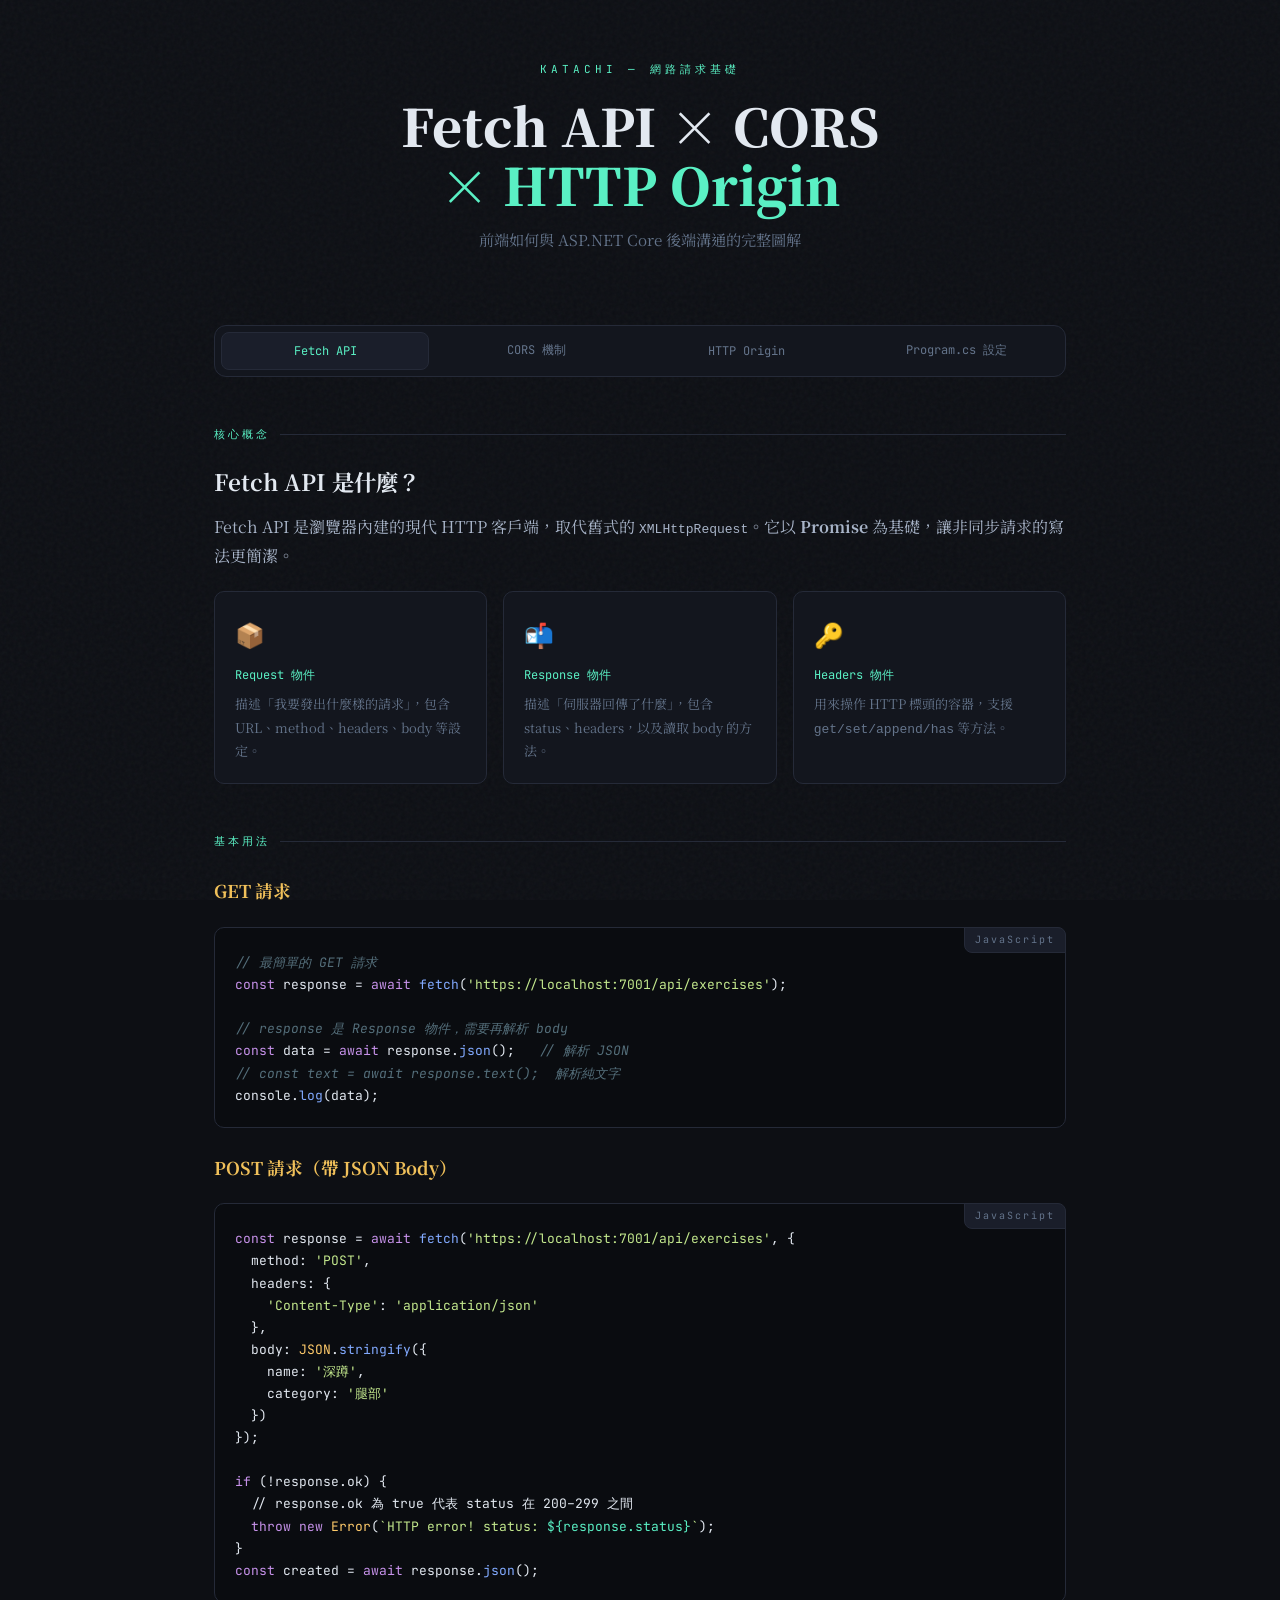
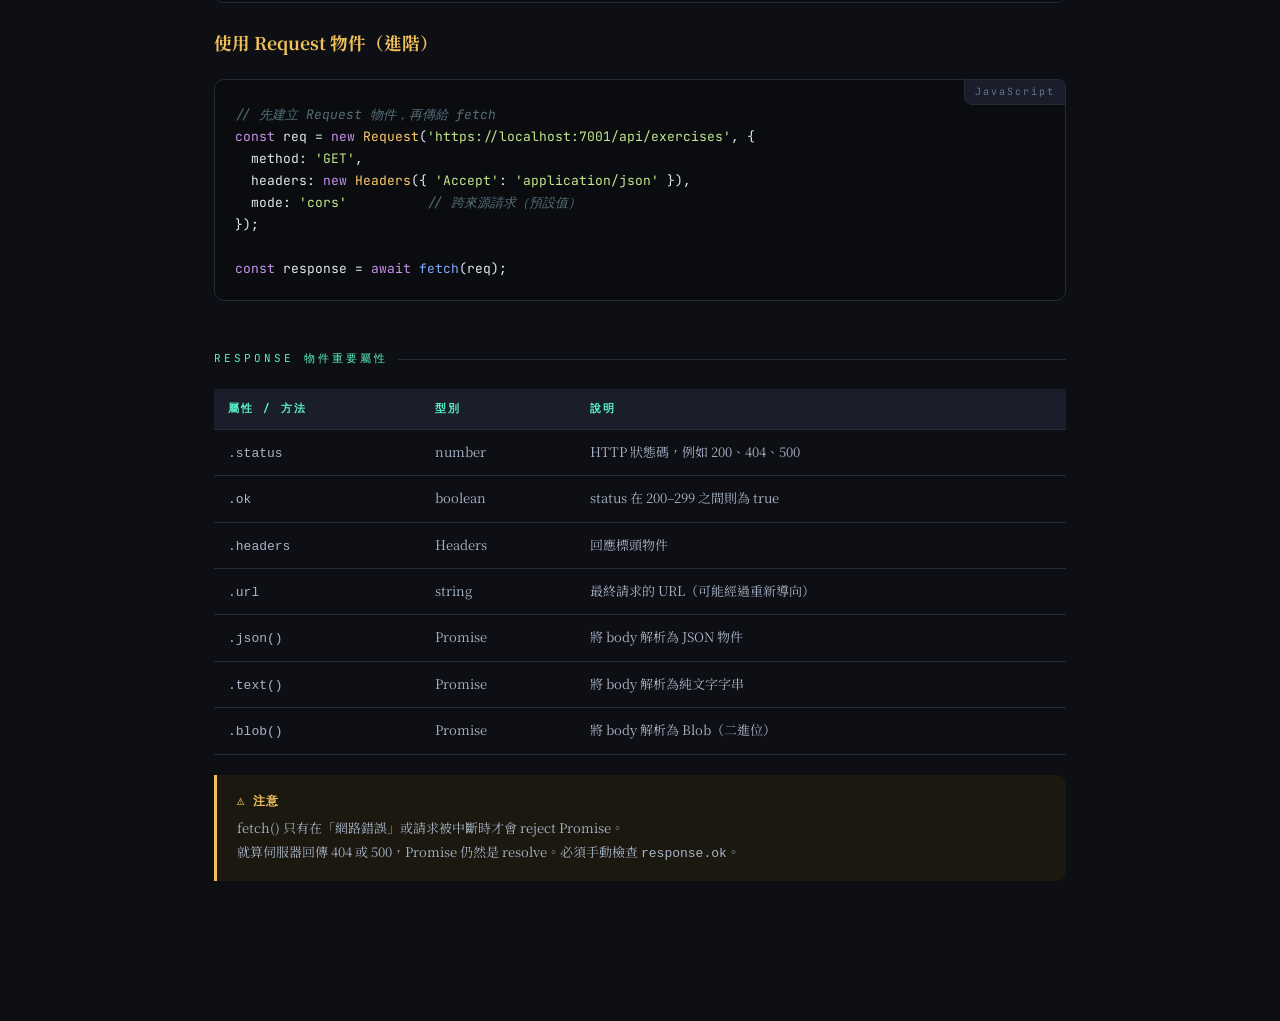
<file: Api.html>
<!DOCTYPE html>
<html lang="zh-TW">

<head>
    <meta charset="UTF-8">
    <meta name="viewport" content="width=device-width, initial-scale=1.0">
    <title>Fetch API × CORS × Program.cs</title>
    <link
        href="https://fonts.googleapis.com/css2?family=JetBrains+Mono:wght@400;700&family=Noto+Serif+TC:wght@400;700;900&display=swap"
        rel="stylesheet">
    <style>
        :root {
            --bg: #0d0f14;
            --surface: #13161e;
            --surface2: #1a1e2a;
            --border: #252a38;
            --accent: #5af0c4;
            --accent2: #f05a7e;
            --accent3: #f0c05a;
            --text: #e2e8f0;
            --muted: #64748b;
            --code-bg: #0a0c10;
        }

        * {
            box-sizing: border-box;
            margin: 0;
            padding: 0;
        }

        body {
            background: var(--bg);
            color: var(--text);
            font-family: 'Noto Serif TC', serif;
            line-height: 1.8;
            min-height: 100vh;
        }

        /* ─── noise overlay ─── */
        body::before {
            content: '';
            position: fixed;
            inset: 0;
            background-image: url("data:image/svg+xml,%3Csvg viewBox='0 0 256 256' xmlns='http://www.w3.org/2000/svg'%3E%3Cfilter id='n'%3E%3CfeTurbulence type='fractalNoise' baseFrequency='0.9' numOctaves='4' stitchTiles='stitch'/%3E%3C/filter%3E%3Crect width='100%25' height='100%25' filter='url(%23n)' opacity='0.04'/%3E%3C/svg%3E");
            pointer-events: none;
            z-index: 0;
        }

        .container {
            max-width: 900px;
            margin: 0 auto;
            padding: 60px 24px 100px;
            position: relative;
            z-index: 1;
        }

        /* ─── header ─── */
        header {
            text-align: center;
            margin-bottom: 72px;
        }

        .tag {
            font-family: 'JetBrains Mono', monospace;
            font-size: 11px;
            letter-spacing: 4px;
            color: var(--accent);
            text-transform: uppercase;
            margin-bottom: 16px;
            display: block;
        }

        h1 {
            font-size: clamp(2rem, 6vw, 3.2rem);
            font-weight: 900;
            line-height: 1.15;
        }

        h1 em {
            font-style: normal;
            color: var(--accent);
        }

        .subtitle {
            color: var(--muted);
            font-size: 0.95rem;
            margin-top: 12px;
        }

        /* ─── nav tabs ─── */
        .tabs {
            display: flex;
            gap: 4px;
            background: var(--surface);
            border: 1px solid var(--border);
            border-radius: 12px;
            padding: 6px;
            margin-bottom: 48px;
        }

        .tab-btn {
            flex: 1;
            padding: 10px 8px;
            border: none;
            background: transparent;
            color: var(--muted);
            font-family: 'JetBrains Mono', monospace;
            font-size: 12px;
            cursor: pointer;
            border-radius: 8px;
            transition: all .2s;
            white-space: nowrap;
        }

        .tab-btn.active {
            background: var(--surface2);
            color: var(--accent);
            border: 1px solid var(--border);
        }

        .tab-btn:hover:not(.active) {
            color: var(--text);
        }

        /* ─── panels ─── */
        .panel {
            display: none;
            animation: fadeIn .3s ease;
        }

        .panel.active {
            display: block;
        }

        @keyframes fadeIn {
            from {
                opacity: 0;
                transform: translateY(8px);
            }

            to {
                opacity: 1;
                transform: translateY(0);
            }
        }

        /* ─── section titles ─── */
        .section {
            margin-bottom: 48px;
        }

        .section-title {
            font-family: 'JetBrains Mono', monospace;
            font-size: 11px;
            letter-spacing: 3px;
            text-transform: uppercase;
            color: var(--accent);
            margin-bottom: 16px;
            display: flex;
            align-items: center;
            gap: 10px;
        }

        .section-title::after {
            content: '';
            flex: 1;
            height: 1px;
            background: var(--border);
        }

        h2 {
            font-size: 1.4rem;
            font-weight: 700;
            margin-bottom: 12px;
            color: var(--text);
        }

        h3 {
            font-size: 1.1rem;
            font-weight: 700;
            margin: 24px 0 10px;
            color: var(--accent3);
        }

        p {
            color: #a8b4c8;
            margin-bottom: 12px;
        }

        /* ─── code blocks ─── */
        .code-wrap {
            position: relative;
            margin: 20px 0;
        }

        .code-label {
            position: absolute;
            top: 0;
            right: 0;
            font-family: 'JetBrains Mono', monospace;
            font-size: 10px;
            letter-spacing: 2px;
            color: var(--muted);
            background: var(--surface2);
            border: 1px solid var(--border);
            padding: 3px 10px;
            border-radius: 0 8px 0 8px;
        }

        pre {
            background: var(--code-bg);
            border: 1px solid var(--border);
            border-radius: 10px;
            padding: 24px 20px 20px;
            overflow-x: auto;
            font-family: 'JetBrains Mono', monospace;
            font-size: 13px;
            line-height: 1.7;
        }

        .kw {
            color: #c792ea;
        }

        .fn {
            color: #82aaff;
        }

        .str {
            color: #c3e88d;
        }

        .cmt {
            color: #546e7a;
            font-style: italic;
        }

        .num {
            color: #f78c6c;
        }

        .type {
            color: #ffcb6b;
        }

        .prop {
            color: #80cbc4;
        }

        .hdr {
            color: var(--accent2);
        }

        .val {
            color: var(--accent);
        }

        /* ─── diagram boxes ─── */
        .flow {
            background: var(--surface);
            border: 1px solid var(--border);
            border-radius: 12px;
            padding: 28px;
            margin: 20px 0;
        }

        .flow-row {
            display: flex;
            align-items: center;
            gap: 12px;
            flex-wrap: wrap;
            margin-bottom: 12px;
        }

        .box {
            background: var(--surface2);
            border: 1px solid var(--border);
            border-radius: 8px;
            padding: 8px 16px;
            font-family: 'JetBrains Mono', monospace;
            font-size: 12px;
            white-space: nowrap;
        }

        .box.green {
            border-color: var(--accent);
            color: var(--accent);
        }

        .box.red {
            border-color: var(--accent2);
            color: var(--accent2);
        }

        .box.yellow {
            border-color: var(--accent3);
            color: var(--accent3);
        }

        .arrow {
            color: var(--muted);
            font-size: 18px;
        }

        .badge {
            display: inline-block;
            font-family: 'JetBrains Mono', monospace;
            font-size: 10px;
            padding: 2px 8px;
            border-radius: 4px;
            vertical-align: middle;
            margin-left: 6px;
        }

        .badge-get {
            background: #1a3a2a;
            color: var(--accent);
        }

        .badge-post {
            background: #2a2a1a;
            color: var(--accent3);
        }

        .badge-opt {
            background: #2a1a2a;
            color: #c792ea;
        }

        /* ─── info cards ─── */
        .cards {
            display: grid;
            grid-template-columns: repeat(auto-fit, minmax(220px, 1fr));
            gap: 16px;
            margin: 20px 0;
        }

        .card {
            background: var(--surface);
            border: 1px solid var(--border);
            border-radius: 10px;
            padding: 20px;
            transition: border-color .2s;
        }

        .card:hover {
            border-color: var(--accent);
        }

        .card-icon {
            font-size: 24px;
            margin-bottom: 10px;
        }

        .card-title {
            font-family: 'JetBrains Mono', monospace;
            font-size: 12px;
            color: var(--accent);
            margin-bottom: 6px;
        }

        .card p {
            font-size: 13px;
            color: var(--muted);
            margin: 0;
        }

        /* ─── callout ─── */
        .callout {
            border-left: 3px solid var(--accent);
            background: #0f1f1a;
            border-radius: 0 10px 10px 0;
            padding: 16px 20px;
            margin: 20px 0;
        }

        .callout.warn {
            border-color: var(--accent3);
            background: #1a180f;
        }

        .callout.err {
            border-color: var(--accent2);
            background: #1a0f0f;
        }

        .callout strong {
            color: var(--accent);
            font-family: 'JetBrains Mono', monospace;
            font-size: 12px;
            letter-spacing: 1px;
            display: block;
            margin-bottom: 4px;
        }

        .callout.warn strong {
            color: var(--accent3);
        }

        .callout.err strong {
            color: var(--accent2);
        }

        .callout p {
            color: #a8b4c8;
            font-size: 13px;
            margin: 0;
        }

        /* ─── table ─── */
        table {
            width: 100%;
            border-collapse: collapse;
            margin: 20px 0;
            font-size: 13px;
        }

        th {
            background: var(--surface2);
            color: var(--accent);
            font-family: 'JetBrains Mono', monospace;
            font-size: 11px;
            letter-spacing: 2px;
            padding: 10px 14px;
            text-align: left;
            border-bottom: 1px solid var(--border);
        }

        td {
            padding: 10px 14px;
            border-bottom: 1px solid var(--border);
            color: #a8b4c8;
            vertical-align: top;
        }

        tr:hover td {
            background: var(--surface);
        }

        /* ─── responsive ─── */
        @media(max-width: 600px) {
            .tabs {
                flex-direction: column;
            }

            .flow-row {
                gap: 6px;
            }
        }
    </style>
</head>

<body>
    <div class="container">

        <header>
            <span class="tag">KATACHI — 網路請求基礎</span>
            <h1>Fetch API × CORS<br><em>× HTTP Origin</em></h1>
            <p class="subtitle">前端如何與 ASP.NET Core 後端溝通的完整圖解</p>
        </header>

        <div class="tabs">
            <button class="tab-btn active" onclick="switchTab('fetch')">Fetch API</button>
            <button class="tab-btn" onclick="switchTab('cors')">CORS 機制</button>
            <button class="tab-btn" onclick="switchTab('origin')">HTTP Origin</button>
            <button class="tab-btn" onclick="switchTab('programcs')">Program.cs 設定</button>
        </div>

        <!-- ══════════════ FETCH API ══════════════ -->
        <div id="tab-fetch" class="panel active">

            <div class="section">
                <div class="section-title">核心概念</div>
                <h2>Fetch API 是什麼？</h2>
                <p>Fetch API 是瀏覽器內建的現代 HTTP 客戶端，取代舊式的 <code>XMLHttpRequest</code>。它以 <strong>Promise</strong>
                    為基礎，讓非同步請求的寫法更簡潔。</p>

                <div class="cards">
                    <div class="card">
                        <div class="card-icon">📦</div>
                        <div class="card-title">Request 物件</div>
                        <p>描述「我要發出什麼樣的請求」，包含 URL、method、headers、body 等設定。</p>
                    </div>
                    <div class="card">
                        <div class="card-icon">📬</div>
                        <div class="card-title">Response 物件</div>
                        <p>描述「伺服器回傳了什麼」，包含 status、headers，以及讀取 body 的方法。</p>
                    </div>
                    <div class="card">
                        <div class="card-icon">🔑</div>
                        <div class="card-title">Headers 物件</div>
                        <p>用來操作 HTTP 標頭的容器，支援 <code>get/set/append/has</code> 等方法。</p>
                    </div>
                </div>
            </div>

            <div class="section">
                <div class="section-title">基本用法</div>
                <h3>GET 請求</h3>
                <div class="code-wrap">
                    <span class="code-label">JavaScript</span>
                    <pre><span class="cmt">// 最簡單的 GET 請求</span>
<span class="kw">const</span> response = <span class="kw">await</span> <span class="fn">fetch</span>(<span class="str">'https://localhost:7001/api/exercises'</span>);

<span class="cmt">// response 是 Response 物件，需要再解析 body</span>
<span class="kw">const</span> data = <span class="kw">await</span> response.<span class="fn">json</span>();   <span class="cmt">// 解析 JSON</span>
<span class="cmt">// const text = await response.text();  解析純文字</span>
console.<span class="fn">log</span>(data);
</pre>
                </div>

                <h3>POST 請求（帶 JSON Body）</h3>
                <div class="code-wrap">
                    <span class="code-label">JavaScript</span>
                    <pre><span class="kw">const</span> response = <span class="kw">await</span> <span class="fn">fetch</span>(<span class="str">'https://localhost:7001/api/exercises'</span>, {
  method: <span class="str">'POST'</span>,
  headers: {
    <span class="str">'Content-Type'</span>: <span class="str">'application/json'</span>
  },
  body: <span class="type">JSON</span>.<span class="fn">stringify</span>({
    name: <span class="str">'深蹲'</span>,
    category: <span class="str">'腿部'</span>
  })
});

<span class="kw">if</span> (!response.ok) {
  <span class="kmt">// response.ok 為 true 代表 status 在 200–299 之間</span>
  <span class="kw">throw new</span> <span class="type">Error</span>(<span class="str">`HTTP error! status: <span class="val">${response.status}</span>`</span>);
}
<span class="kw">const</span> created = <span class="kw">await</span> response.<span class="fn">json</span>();
</pre>
                </div>

                <h3>使用 Request 物件（進階）</h3>
                <div class="code-wrap">
                    <span class="code-label">JavaScript</span>
                    <pre><span class="cmt">// 先建立 Request 物件，再傳給 fetch</span>
<span class="kw">const</span> req = <span class="kw">new</span> <span class="type">Request</span>(<span class="str">'https://localhost:7001/api/exercises'</span>, {
  method: <span class="str">'GET'</span>,
  headers: <span class="kw">new</span> <span class="type">Headers</span>({ <span class="str">'Accept'</span>: <span class="str">'application/json'</span> }),
  mode: <span class="str">'cors'</span>          <span class="cmt">// 跨來源請求（預設值）</span>
});

<span class="kw">const</span> response = <span class="kw">await</span> <span class="fn">fetch</span>(req);
</pre>
                </div>
            </div>

            <div class="section">
                <div class="section-title">Response 物件重要屬性</div>
                <table>
                    <tr>
                        <th>屬性 / 方法</th>
                        <th>型別</th>
                        <th>說明</th>
                    </tr>
                    <tr>
                        <td><code>.status</code></td>
                        <td>number</td>
                        <td>HTTP 狀態碼，例如 200、404、500</td>
                    </tr>
                    <tr>
                        <td><code>.ok</code></td>
                        <td>boolean</td>
                        <td>status 在 200–299 之間則為 true</td>
                    </tr>
                    <tr>
                        <td><code>.headers</code></td>
                        <td>Headers</td>
                        <td>回應標頭物件</td>
                    </tr>
                    <tr>
                        <td><code>.url</code></td>
                        <td>string</td>
                        <td>最終請求的 URL（可能經過重新導向）</td>
                    </tr>
                    <tr>
                        <td><code>.json()</code></td>
                        <td>Promise</td>
                        <td>將 body 解析為 JSON 物件</td>
                    </tr>
                    <tr>
                        <td><code>.text()</code></td>
                        <td>Promise</td>
                        <td>將 body 解析為純文字字串</td>
                    </tr>
                    <tr>
                        <td><code>.blob()</code></td>
                        <td>Promise</td>
                        <td>將 body 解析為 Blob（二進位）</td>
                    </tr>
                </table>

                <div class="callout warn">
                    <strong>⚠️ 注意</strong>
                    <p>fetch() 只有在「網路錯誤」或請求被中斷時才會 reject Promise。<br>就算伺服器回傳 404 或 500，Promise 仍然是 resolve。必須手動檢查
                        <code>response.ok</code>。</p>
                </div>
            </div>
        </div>

        <!-- ══════════════ CORS ══════════════ -->
        <div id="tab-cors" class="panel">

            <div class="section">
                <div class="section-title">同源政策 & CORS</div>
                <h2>為什麼需要 CORS？</h2>
                <p>瀏覽器預設有<strong>同源政策（Same-Origin Policy）</strong>：網頁只能向「同一來源」發出完整的 HTTP 請求。來源（Origin）由三部分組成：</p>

                <div class="flow">
                    <div class="flow-row">
                        <div class="box yellow">通訊協定<br><small>https://</small></div>
                        <span class="arrow">+</span>
                        <div class="box green">網域<br><small>localhost</small></div>
                        <span class="arrow">+</span>
                        <div class="box red">埠號<br><small>:5500</small></div>
                        <span class="arrow">=</span>
                        <div class="box" style="color:var(--text)">Origin<br><small>https://localhost:5500</small></div>
                    </div>
                    <p style="font-size:13px; color: var(--muted); margin-top: 8px;">任何一個不同 → 不同來源 → 瀏覽器阻擋</p>
                </div>

                <p><strong>CORS（跨來源資源共享）</strong>是一種讓伺服器「授權」特定外來 Origin 的機制。後端透過回應標頭告訴瀏覽器：「這個來源我允許存取。」</p>
            </div>

            <div class="section">
                <div class="section-title">CORS 請求流程</div>
                <h3>簡單請求（Simple Request）</h3>
                <p>符合條件（GET/HEAD/POST + 特定 Content-Type）的請求，瀏覽器直接發出，伺服器在回應中附上授權標頭。</p>

                <div class="flow">
                    <div class="flow-row">
                        <div class="box green">瀏覽器<br><small>:5500</small></div>
                        <span class="arrow">──<span class="badge badge-get">GET</span>──▶</span>
                        <div class="box yellow">ASP.NET<br><small>:7001</small></div>
                    </div>
                    <div class="flow-row" style="margin-top:6px">
                        <div class="box green">瀏覽器 ✅</div>
                        <span class="arrow">◀── 200 + <span class="hdr">Access-Control-Allow-Origin</span>: <span
                                class="val">*</span> ──</span>
                        <div class="box yellow">ASP.NET</div>
                    </div>
                </div>

                <h3>預檢請求（Preflight Request）</h3>
                <p>非簡單請求（如 PUT/DELETE，或帶有自定義標頭）會先發一個 <strong>OPTIONS</strong> 請求詢問伺服器是否允許，通過後才發送實際請求。</p>

                <div class="flow">
                    <div class="flow-row">
                        <div class="box green">瀏覽器</div>
                        <span class="arrow">──<span class="badge badge-opt">OPTIONS</span> 預檢──▶</span>
                        <div class="box yellow">ASP.NET</div>
                    </div>
                    <div class="flow-row" style="margin-top:4px">
                        <div class="box green">瀏覽器</div>
                        <span class="arrow">◀── 204 + CORS 標頭 ──</span>
                        <div class="box yellow">ASP.NET ✅</div>
                    </div>
                    <div class="flow-row" style="margin-top:4px">
                        <div class="box green">瀏覽器</div>
                        <span class="arrow">──<span class="badge badge-post">PUT</span> 實際請求──▶</span>
                        <div class="box yellow">ASP.NET</div>
                    </div>
                    <div class="flow-row" style="margin-top:4px">
                        <div class="box green">瀏覽器 ✅</div>
                        <span class="arrow">◀── 200 回應 ──</span>
                        <div class="box yellow">ASP.NET</div>
                    </div>
                </div>
            </div>

            <div class="section">
                <div class="section-title">CORS 回應標頭</div>
                <table>
                    <tr>
                        <th>標頭</th>
                        <th>作用</th>
                    </tr>
                    <tr>
                        <td><code class="hdr">Access-Control-Allow-Origin</code></td>
                        <td>允許的 Origin，可指定特定來源或 <code>*</code>（萬用，但不能與 credentials 同用）</td>
                    </tr>
                    <tr>
                        <td><code class="hdr">Access-Control-Allow-Methods</code></td>
                        <td>允許的 HTTP 方法，如 <code>GET, POST, PUT, DELETE</code></td>
                    </tr>
                    <tr>
                        <td><code class="hdr">Access-Control-Allow-Headers</code></td>
                        <td>允許的請求標頭，如 <code>Content-Type, Authorization</code></td>
                    </tr>
                    <tr>
                        <td><code class="hdr">Access-Control-Max-Age</code></td>
                        <td>預檢結果快取秒數（避免每次都預檢）</td>
                    </tr>
                    <tr>
                        <td><code class="hdr">Access-Control-Allow-Credentials</code></td>
                        <td>是否允許攜帶 Cookie，設為 <code>true</code> 時 Origin 不能用 <code>*</code></td>
                    </tr>
                </table>
            </div>
        </div>

        <!-- ══════════════ HTTP ORIGIN ══════════════ -->
        <div id="tab-origin" class="panel">

            <div class="section">
                <div class="section-title">Origin 請求標頭</div>
                <h2>Origin 標頭的語意</h2>
                <p>瀏覽器在發出<strong>跨來源請求</strong>時，會自動在請求中附上 <code class="hdr">Origin</code> 標頭，告訴伺服器「這個請求從哪裡來」。</p>

                <div class="code-wrap">
                    <span class="code-label">HTTP Request Headers</span>
                    <pre><span class="hdr">Origin</span>: <span class="val">https://localhost:5500</span>
<span class="hdr">Host</span>: <span class="val">localhost:7001</span>
<span class="hdr">Content-Type</span>: <span class="val">application/json</span>
</pre>
                </div>

                <div class="callout">
                    <strong>💡 重點</strong>
                    <p>Origin 標頭只包含「協定 + 網域 + 埠號」，<strong>不包含路徑</strong>。它由瀏覽器自動加入，前端無法用 JS 覆寫此標頭（受瀏覽器安全限制保護）。</p>
                </div>
            </div>

            <div class="section">
                <div class="section-title">Origin vs Referer vs Host</div>
                <table>
                    <tr>
                        <th>標頭</th>
                        <th>包含內容</th>
                        <th>由誰設定</th>
                        <th>可否偽造（前端）</th>
                    </tr>
                    <tr>
                        <td><code class="hdr">Origin</code></td>
                        <td>協定 + 網域 + 埠</td>
                        <td>瀏覽器（跨來源時）</td>
                        <td>❌ 不可</td>
                    </tr>
                    <tr>
                        <td><code class="hdr">Referer</code></td>
                        <td>完整 URL（含路徑）</td>
                        <td>瀏覽器</td>
                        <td>❌ 不可（可被省略）</td>
                    </tr>
                    <tr>
                        <td><code class="hdr">Host</code></td>
                        <td>目標伺服器的網域 + 埠</td>
                        <td>瀏覽器</td>
                        <td>❌ 不可</td>
                    </tr>
                </table>

                <h3>伺服器如何利用 Origin？</h3>
                <p>ASP.NET Core 的 CORS 中介軟體會比對請求的 <code>Origin</code> 標頭與政策中設定的允許清單。若符合，才加入對應的
                    <code>Access-Control-Allow-Origin</code> 回應標頭。</p>

                <div class="flow">
                    <div class="flow-row">
                        <div class="box green">請求帶 <code>Origin: http://localhost:5500</code></div>
                        <span class="arrow">──▶</span>
                        <div class="box yellow">CORS 中介軟體</div>
                    </div>
                    <div class="flow-row"
                        style="margin-top:10px; flex-direction:column; align-items:flex-start; gap:8px;">
                        <div style="display:flex; align-items:center; gap:10px;">
                            <span style="color:var(--muted)">在允許清單？</span>
                            <div class="box green">是 → 加入 <code>Access-Control-Allow-Origin</code> 回應</div>
                        </div>
                        <div style="display:flex; align-items:center; gap:10px;">
                            <span style="color:var(--muted)">不在清單？</span>
                            <div class="box red">否 → 不加回應標頭，瀏覽器阻擋</div>
                        </div>
                    </div>
                </div>
            </div>

            <div class="section">
                <div class="section-title">特殊情況</div>
                <h3>何時不會帶 Origin？</h3>
                <div class="cards">
                    <div class="card">
                        <div class="card-icon">🔗</div>
                        <div class="card-title">同源請求</div>
                        <p>前後端同一 Origin，瀏覽器通常不加 Origin 標頭。</p>
                    </div>
                    <div class="card">
                        <div class="card-icon">📄</div>
                        <div class="card-title">直接輸入 URL</div>
                        <p>在瀏覽器網址列直接輸入，不帶 Origin。</p>
                    </div>
                    <div class="card">
                        <div class="card-icon">🛠️</div>
                        <div class="card-title">Postman / curl</div>
                        <p>不是瀏覽器環境，不自動帶 Origin，CORS 限制不適用。</p>
                    </div>
                </div>

                <div class="callout warn">
                    <strong>⚠️ CORS 只存在於瀏覽器</strong>
                    <p>CORS 是瀏覽器的安全機制，不是伺服器防護。後端 API 本身沒有被「保護」，任何非瀏覽器工具（curl、Postman、伺服器對伺服器）都可以正常存取，不受 CORS 限制。</p>
                </div>
            </div>
        </div>

        <!-- ══════════════ PROGRAM.CS ══════════════ -->
        <div id="tab-programcs" class="panel">

            <div class="section">
                <div class="section-title">ASP.NET Core 設定</div>
                <h2>Program.cs CORS 設定</h2>
                <p>在 ASP.NET Core 中，CORS 透過<strong>中介軟體（Middleware）</strong>與<strong>政策（Policy）</strong>兩步驟設定。</p>
            </div>

            <div class="section">
                <div class="section-title">完整範例</div>
                <div class="code-wrap">
                    <span class="code-label">Program.cs</span>
                    <pre><span class="kw">var</span> builder = <span class="type">WebApplication</span>.<span class="fn">CreateBuilder</span>(args);

<span class="cmt">// ① 定義 CORS 政策名稱（方便後續引用）</span>
<span class="kw">const string</span> MyAllowedOrigins = <span class="str">"_myAllowedOrigins"</span>;

<span class="cmt">// ② 註冊 CORS 服務並定義政策</span>
builder.Services.<span class="fn">AddCors</span>(options =>
{
    options.<span class="fn">AddPolicy</span>(<span class="prop">name</span>: MyAllowedOrigins,
        policy =>
        {
            policy
                <span class="cmt">// 指定允許的 Origin（HTTP Origin 標頭的值）</span>
                .<span class="fn">WithOrigins</span>(
                    <span class="str">"http://localhost:5500"</span>,    <span class="cmt">// Live Server</span>
                    <span class="str">"http://127.0.0.1:5500"</span>      <span class="cmt">// 同上，不同寫法</span>
                )
                <span class="cmt">// 允許的 HTTP 方法</span>
                .<span class="fn">WithMethods</span>(<span class="str">"GET"</span>, <span class="str">"POST"</span>, <span class="str">"PUT"</span>, <span class="str">"DELETE"</span>)
                <span class="cmt">// 允許前端帶的請求標頭</span>
                .<span class="fn">WithHeaders</span>(<span class="str">"Content-Type"</span>, <span class="str">"Authorization"</span>)
                <span class="cmt">// 若需要 Cookie，加此行（Origin 就不能用 AllowAnyOrigin）</span>
                <span class="cmt">// .AllowCredentials()</span>
                ;
        });
});

builder.Services.<span class="fn">AddControllers</span>();

<span class="kw">var</span> app = builder.<span class="fn">Build</span>();

<span class="cmt">// ③ 加入 CORS 中介軟體（順序很重要！）</span>
app.<span class="fn">UseHttpsRedirection</span>();
app.<span class="fn">UseCors</span>(MyAllowedOrigins);   <span class="cmt">// ← 在 UseAuthorization 之前</span>
app.<span class="fn">UseAuthorization</span>();

app.<span class="fn">MapControllers</span>();
app.<span class="fn">Run</span>();
</pre>
                </div>

                <div class="callout err">
                    <strong>🚨 中介軟體順序</strong>
                    <p><code>UseCors()</code> 必須在 <code>UseRouting()</code> 之後、<code>UseAuthorization()</code>
                        之前。順序錯誤會導致 CORS 標頭沒有正確加入回應。</p>
                </div>
            </div>

            <div class="section">
                <div class="section-title">常用政策寫法</div>

                <h3>開發階段：允許所有來源（快速但不安全）</h3>
                <div class="code-wrap">
                    <span class="code-label">Program.cs（開發用）</span>
                    <pre>policy
    .<span class="fn">AllowAnyOrigin</span>()      <span class="cmt">// 等同於 Access-Control-Allow-Origin: *</span>
    .<span class="fn">AllowAnyMethod</span>()
    .<span class="fn">AllowAnyHeader</span>();
</pre>
                </div>

                <h3>Attribute 方式（套用到特定 Controller）</h3>
                <div class="code-wrap">
                    <span class="code-label">ExerciseController.cs</span>
                    <pre>[<span class="type">ApiController</span>]
[<span class="type">Route</span>(<span class="str">"api/[controller]"</span>)]
[<span class="type">EnableCors</span>(<span class="str">"_myAllowedOrigins"</span>)]   <span class="cmt">// 套用特定政策</span>
<span class="kw">public class</span> <span class="type">ExerciseController</span> : <span class="type">ControllerBase</span>
{
    <span class="cmt">// ...</span>
}
</pre>
                </div>

                <div class="callout">
                    <strong>💡 WithOrigins 與 Origin 標頭的關係</strong>
                    <p>前端請求帶的 <code>Origin: http://localhost:5500</code> 標頭，會被 CORS 中介軟體與 <code>WithOrigins()</code>
                        中的清單比對。<strong>完全符合（含協定與埠號）才算通過</strong>，大小寫不分，但斜線結尾有差異。</p>
                </div>
            </div>

            <div class="section">
                <div class="section-title">常見錯誤排查</div>
                <table>
                    <tr>
                        <th>瀏覽器錯誤訊息</th>
                        <th>可能原因</th>
                        <th>解法</th>
                    </tr>
                    <tr>
                        <td>No 'Access-Control-Allow-Origin' header</td>
                        <td>後端沒有 UseCors，或 Origin 不在清單中</td>
                        <td>確認 Program.cs 有加 <code>UseCors()</code>，且來源 URL 完全符合</td>
                    </tr>
                    <tr>
                        <td>Method not allowed by CORS</td>
                        <td>WithMethods 未包含該 HTTP 方法</td>
                        <td>在政策中加入對應方法，如 <code>.WithMethods("DELETE")</code></td>
                    </tr>
                    <tr>
                        <td>CORS with credentials 錯誤</td>
                        <td>使用了 AllowAnyOrigin 又開啟 credentials</td>
                        <td>改用 <code>WithOrigins()</code> 指定具體來源</td>
                    </tr>
                    <tr>
                        <td>Postman 可以但瀏覽器不行</td>
                        <td>正常！CORS 只作用於瀏覽器</td>
                        <td>確認 Program.cs 的 CORS 設定後再用瀏覽器測試</td>
                    </tr>
                </table>
            </div>
        </div>

    </div>

    <script>
        function switchTab(name) {
            document.querySelectorAll('.panel').forEach(p => p.classList.remove('active'));
            document.querySelectorAll('.tab-btn').forEach(b => b.classList.remove('active'));
            document.getElementById('tab-' + name).classList.add('active');
            event.currentTarget.classList.add('active');
        }
    </script>
</body>

</html>
</file>
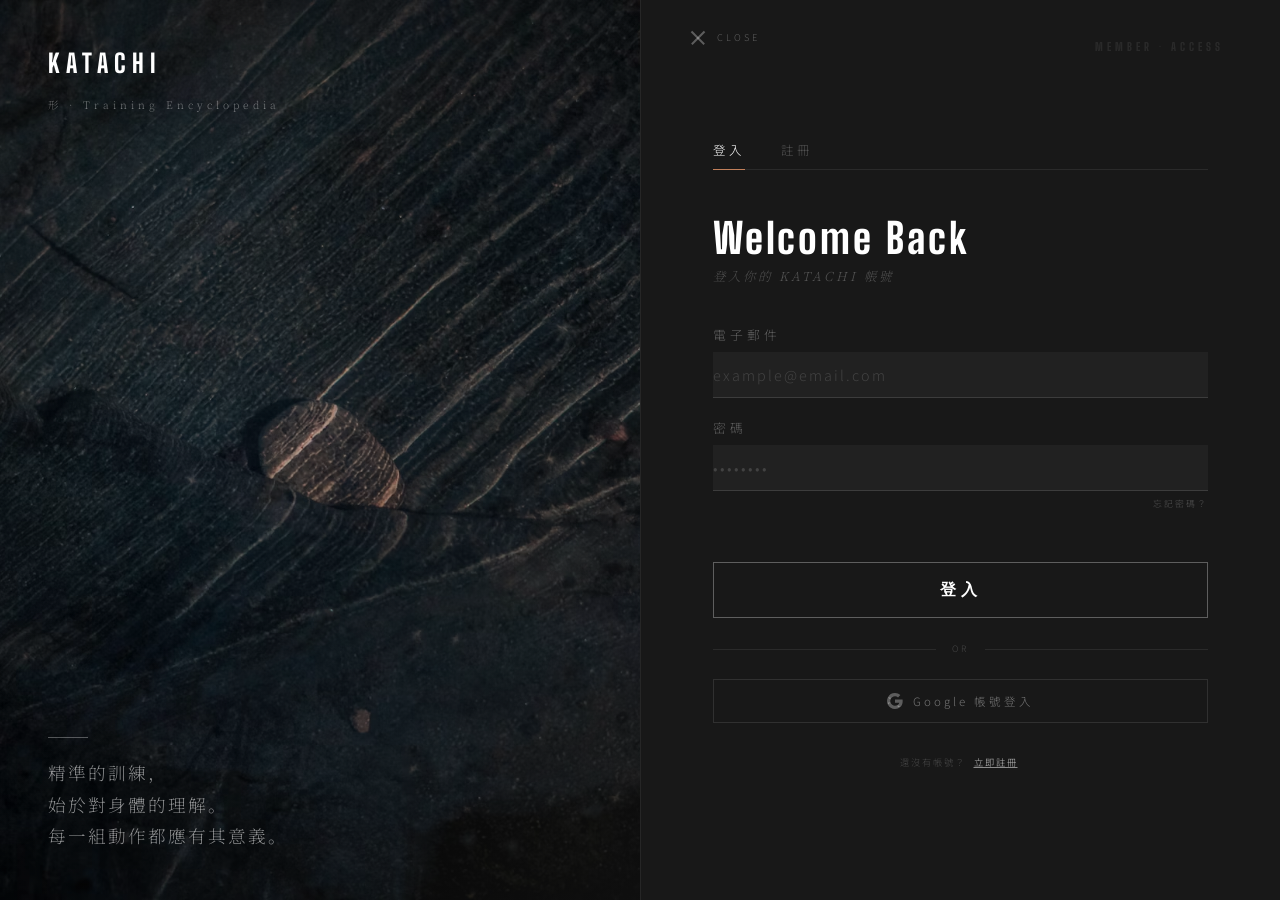
<file: login (1).html>
<!DOCTYPE html>
<html lang="zh-TW">

<head>
  <meta charset="UTF-8">
  <meta name="viewport" content="width=device-width, initial-scale=1.0">
  <title>KATACHI — 會員登入</title>

  <!-- Google Fonts -->
  <link
    href="https://fonts.googleapis.com/css2?family=Big+Shoulders+Display:wght@700;800&family=Noto+Sans+JP:wght@100;200;300&family=Noto+Serif+JP:wght@200;300&family=Cormorant+Garamond:ital,wght@0,300;1,200;1,300&display=swap"
    rel="stylesheet">

  <!-- Design Tokens（必須第一個引入） -->
  <link rel="stylesheet" href="../tokens.css">

  <!-- 登入頁樣式 -->
  <link rel="stylesheet" href="login1.css">
</head>

<body>

  <div class="auth-layout">

    <!-- ══ 左側：圖片 ══ -->
    <div class="auth-left">
      <!-- 替換成你的岩石圖路徑 -->
      <img class="auth-left-img" src="./images/ROCK.avif" alt="KATACHI background" />

      <div class="auth-brand">
        <a class="auth-brand-logo" href="../index.html">KATACHI</a>
        <span class="auth-brand-sub">形 · Training Encyclopedia</span>
      </div>

      <div class="auth-slogan">
        <div class="auth-slogan-line"></div>
        <p class="auth-slogan-text">
          精準的訓練，<br>始於對身體的理解。<br>每一組動作都應有其意義。
        </p>
      </div>
    </div>

    <!-- ══ 右側：表單 ══ -->
    <div class="auth-right">

      <div class="auth-deco-num">MEMBER · ACCESS</div>

      <!-- 關閉按鈕 → 回首頁 -->
      <a class="auth-close" href="../index.html" title="回到首頁">
        <span class="auth-close-x"></span>
        Close
      </a>

      <!-- Tab 切換 -->
      <div class="auth-tabs">
        <button class="auth-tab active" onclick="switchTab('login', this)">登入</button>
        <button class="auth-tab" onclick="switchTab('register', this)">註冊</button>
      </div>

      <!-- 登入面板 -->
      <div class="auth-panel show" id="panel-login">
        <div class="auth-title">Welcome Back</div>
        <div class="auth-subtitle">登入你的 KATACHI 帳號</div>

        <div class="form-group">
          <label class="form-label">電子郵件</label>
          <input class="form-input" type="email" placeholder="example@email.com">
        </div>

        <div class="form-group">
          <label class="form-label">密碼</label>
          <input class="form-input" type="password" placeholder="••••••••">
          <div class="form-row-extra">
            <a class="form-link" href="#">忘記密碼？</a>
          </div>
        </div>

        <button class="btn-auth"><span>登入</span></button>

        <div class="auth-divider">
          <div class="auth-divider-line"></div>
          <span class="auth-divider-text">OR</span>
          <div class="auth-divider-line"></div>
        </div>

        <button class="btn-google">
          <svg width="16" height="16" viewBox="0 0 18 18" fill="none">
            <path
              d="M17.64 9.2c0-.637-.057-1.251-.164-1.84H9v3.481h4.844c-.209 1.125-.843 2.078-1.796 2.716v2.259h2.908c1.702-1.567 2.684-3.875 2.684-6.615z"
              fill="rgba(255,255,255,0.3)" />
            <path
              d="M9 18c2.43 0 4.467-.806 5.956-2.18l-2.908-2.259c-.806.54-1.837.86-3.048.86-2.344 0-4.328-1.584-5.036-3.711H.957v2.332A8.997 8.997 0 009 18z"
              fill="rgba(255,255,255,0.3)" />
            <path
              d="M3.964 10.71A5.41 5.41 0 013.682 9c0-.593.102-1.17.282-1.71V4.958H.957A8.996 8.996 0 000 9c0 1.452.348 2.827.957 4.042l3.007-2.332z"
              fill="rgba(255,255,255,0.3)" />
            <path
              d="M9 3.58c1.321 0 2.508.454 3.44 1.345l2.582-2.58C13.463.891 11.426 0 9 0A8.997 8.997 0 00.957 4.958L3.964 7.29C4.672 5.163 6.656 3.58 9 3.58z"
              fill="rgba(255,255,255,0.3)" />
          </svg>
          Google 帳號登入
        </button>

        <div class="auth-switch">
          還沒有帳號？
          <button onclick="switchTab('register', document.querySelectorAll('.auth-tab')[1])">立即註冊</button>
        </div>
      </div>

      <!-- 註冊面板 -->
      <div class="auth-panel" id="panel-register">
        <div class="auth-title">Join Us</div>
        <div class="auth-subtitle">建立你的 KATACHI 帳號</div>

        <div class="form-group">
          <label class="form-label">姓名</label>
          <input class="form-input" type="text" placeholder="Your Name">
        </div>

        <div class="form-group">
          <label class="form-label">電子郵件</label>
          <input class="form-input" type="email" placeholder="example@email.com">
        </div>

        <div class="form-group">
          <label class="form-label">密碼</label>
          <input class="form-input" type="password" placeholder="••••••••">
        </div>

        <div class="form-group">
          <label class="form-label">確認密碼</label>
          <input class="form-input" type="password" placeholder="••••••••">
        </div>

        <button class="btn-auth"><span>建立帳號</span></button>

        <div class="auth-terms">
          註冊即代表你同意 <a href="#">服務條款</a> 及 <a href="#">隱私政策</a>
        </div>

        <div class="auth-switch">
          已有帳號？
          <button onclick="switchTab('login', document.querySelectorAll('.auth-tab')[0])">立即登入</button>
        </div>
      </div>

    </div>
  </div>

  <script>
    function switchTab(name, btn) {
      document.querySelectorAll('.auth-tab').forEach(t => t.classList.remove('active'));
      btn.classList.add('active');
      document.querySelectorAll('.auth-panel').forEach(p => p.classList.remove('show'));
      document.getElementById('panel-' + name).classList.add('show');
    }
  </script>

</body>

</html>
</file>
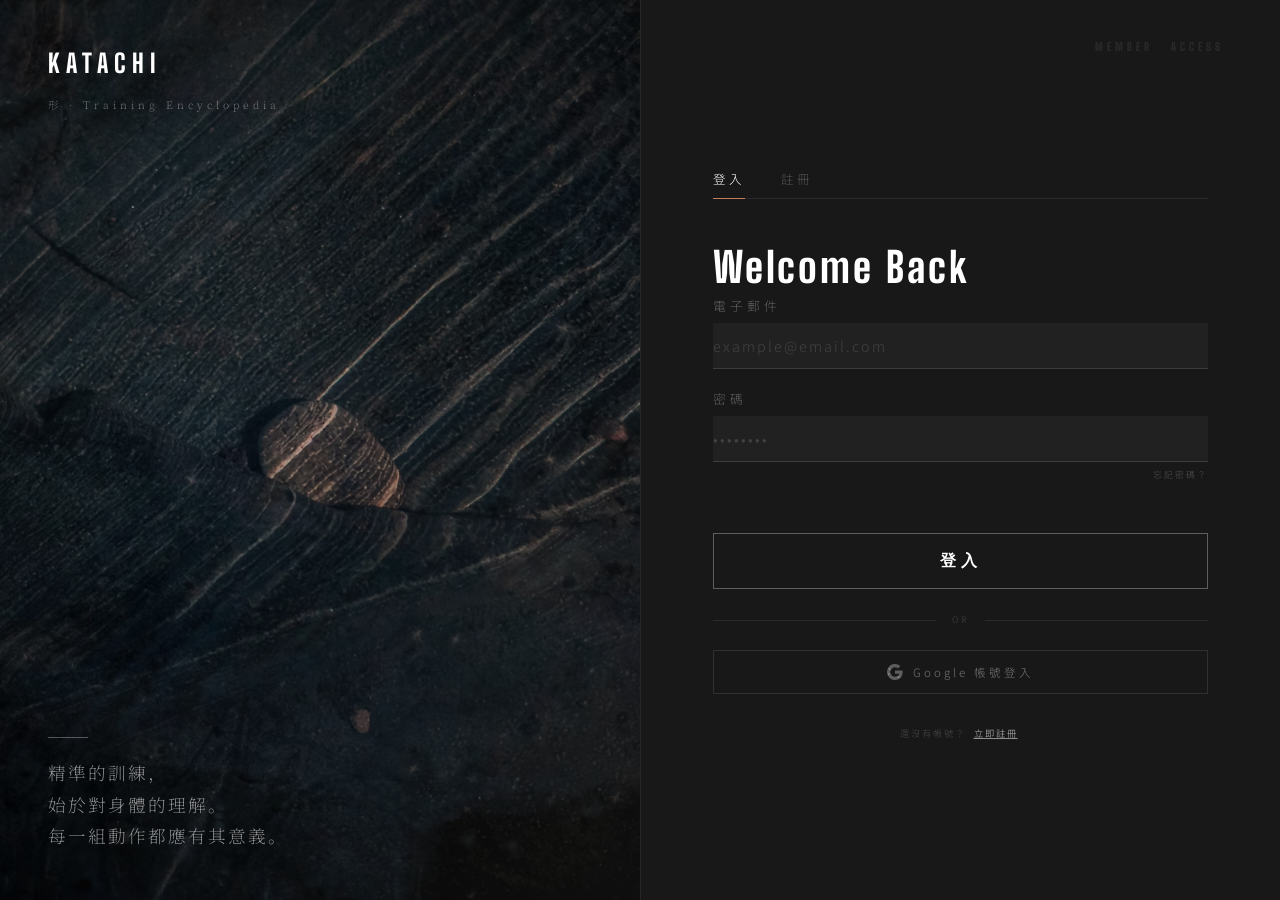
<file: login/Log_in.html>
<!DOCTYPE html>
<html lang="zh-TW">

<head>
    <meta charset="UTF-8">
    <meta name="viewport" content="width=device-width, initial-scale=1.0">
    <title>KATACHI — 會員登入</title>

    <!-- Google Fonts -->
    <link
        href="https://fonts.googleapis.com/css2?family=Big+Shoulders+Display:wght@700;800&family=Noto+Sans+JP:wght@100;200;300&family=Noto+Serif+JP:wght@200;300&family=Cormorant+Garamond:ital,wght@0,300;1,200;1,300&display=swap"
        rel="stylesheet">

    <!-- Design Tokens（必須第一個引入） -->
    <link rel="stylesheet" href="../tokens.css">

    <!-- 登入頁樣式 -->
    <link rel="stylesheet" href="login.css">
</head>

<body>

    <div class="auth-layout">

        <!-- ══ 左側：圖片 ══ -->
        <div class="auth-left">
            <!-- 替換成你的岩石圖路徑 -->
            <img class="auth-left-img" src="../images/ROCK.avif" alt="KATACHI background" />

            <div class="auth-brand">
                <a class="auth-brand-logo" href="../katachi首頁/katachi-index .html">KATACHI</a>
                <span class="auth-brand-sub">形 · Training Encyclopedia</span>
            </div>

            <div class="auth-slogan">
                <div class="auth-slogan-line"></div>
                <p class="auth-slogan-text">
                    精準的訓練，<br>始於對身體的理解。<br>每一組動作都應有其意義。
                </p>
            </div>
        </div>

        <!-- ══ 右側：表單 ══ -->
        <div class="auth-right">

            <div class="auth-deco-num">MEMBER · ACCESS</div>

            <!-- Tab 切換 -->
            <div class="auth-tabs">
                <button class="auth-tab active" onclick="switchTab('login', this)">登入</button>
                <button class="auth-tab" onclick="switchTab('register', this)">註冊</button>
            </div>

            <!-- 登入面板 -->
            <div class="auth-panel show" id="panel-login">
                <div class="auth-title">Welcome Back</div>
                <!-- <div class="auth-subtitle">登入你的 KATACHI 帳號</div> -->

                <div class="form-group">
                    <label class="form-label">電子郵件</label>
                    <input class="form-input" type="email" placeholder="example@email.com">
                </div>

                <div class="form-group">
                    <label class="form-label">密碼</label>
                    <input class="form-input" type="password" placeholder="••••••••">
                    <div class="form-row-extra">
                        <a class="form-link" href="#">忘記密碼？</a>
                    </div>
                </div>

                <button class="btn-auth"><span>登入</span></button>

                <div class="auth-divider">
                    <div class="auth-divider-line"></div>
                    <span class="auth-divider-text">OR</span>
                    <div class="auth-divider-line"></div>
                </div>

                <button class="btn-google">
                    <svg width="16" height="16" viewBox="0 0 18 18" fill="none">
                        <path
                            d="M17.64 9.2c0-.637-.057-1.251-.164-1.84H9v3.481h4.844c-.209 1.125-.843 2.078-1.796 2.716v2.259h2.908c1.702-1.567 2.684-3.875 2.684-6.615z"
                            fill="rgba(255,255,255,0.3)" />
                        <path
                            d="M9 18c2.43 0 4.467-.806 5.956-2.18l-2.908-2.259c-.806.54-1.837.86-3.048.86-2.344 0-4.328-1.584-5.036-3.711H.957v2.332A8.997 8.997 0 009 18z"
                            fill="rgba(255,255,255,0.3)" />
                        <path
                            d="M3.964 10.71A5.41 5.41 0 013.682 9c0-.593.102-1.17.282-1.71V4.958H.957A8.996 8.996 0 000 9c0 1.452.348 2.827.957 4.042l3.007-2.332z"
                            fill="rgba(255,255,255,0.3)" />
                        <path
                            d="M9 3.58c1.321 0 2.508.454 3.44 1.345l2.582-2.58C13.463.891 11.426 0 9 0A8.997 8.997 0 00.957 4.958L3.964 7.29C4.672 5.163 6.656 3.58 9 3.58z"
                            fill="rgba(255,255,255,0.3)" />
                    </svg>
                    Google 帳號登入
                </button>

                <div class="auth-switch">
                    還沒有帳號？
                    <button onclick="switchTab('register', document.querySelectorAll('.auth-tab')[1])">立即註冊</button>
                </div>
            </div>

            <!-- 註冊面板 -->
            <div class="auth-panel" id="panel-register">
                <div class="auth-title">Join Us</div>
                <div class="auth-subtitle">建立你的 KATACHI 帳號</div>

                <div class="form-group">
                    <label class="form-label">姓名</label>
                    <input class="form-input" type="text" placeholder="Your Name">
                </div>

                <div class="form-group">
                    <label class="form-label">電子郵件</label>
                    <input class="form-input" type="email" placeholder="example@email.com">
                </div>

                <div class="form-group">
                    <label class="form-label">密碼</label>
                    <input class="form-input" type="password" placeholder="••••••••">
                </div>

                <div class="form-group">
                    <label class="form-label">確認密碼</label>
                    <input class="form-input" type="password" placeholder="••••••••">
                </div>

                <button class="btn-auth"><span>建立帳號</span></button>

                <div class="auth-terms">
                    註冊即代表你同意 <a href="#">服務條款</a> 及 <a href="#">隱私政策</a>
                </div>

                <div class="auth-switch">
                    已有帳號？
                    <button onclick="switchTab('login', document.querySelectorAll('.auth-tab')[0])">立即登入</button>
                </div>
            </div>

        </div>
    </div>

    <script>
        function switchTab(name, btn) {
            document.querySelectorAll('.auth-tab').forEach(t => t.classList.remove('active'));
            btn.classList.add('active');
            document.querySelectorAll('.auth-panel').forEach(p => p.classList.remove('show'));
            document.getElementById('panel-' + name).classList.add('show');
        }
    </script>

</body>

</html>
</file>
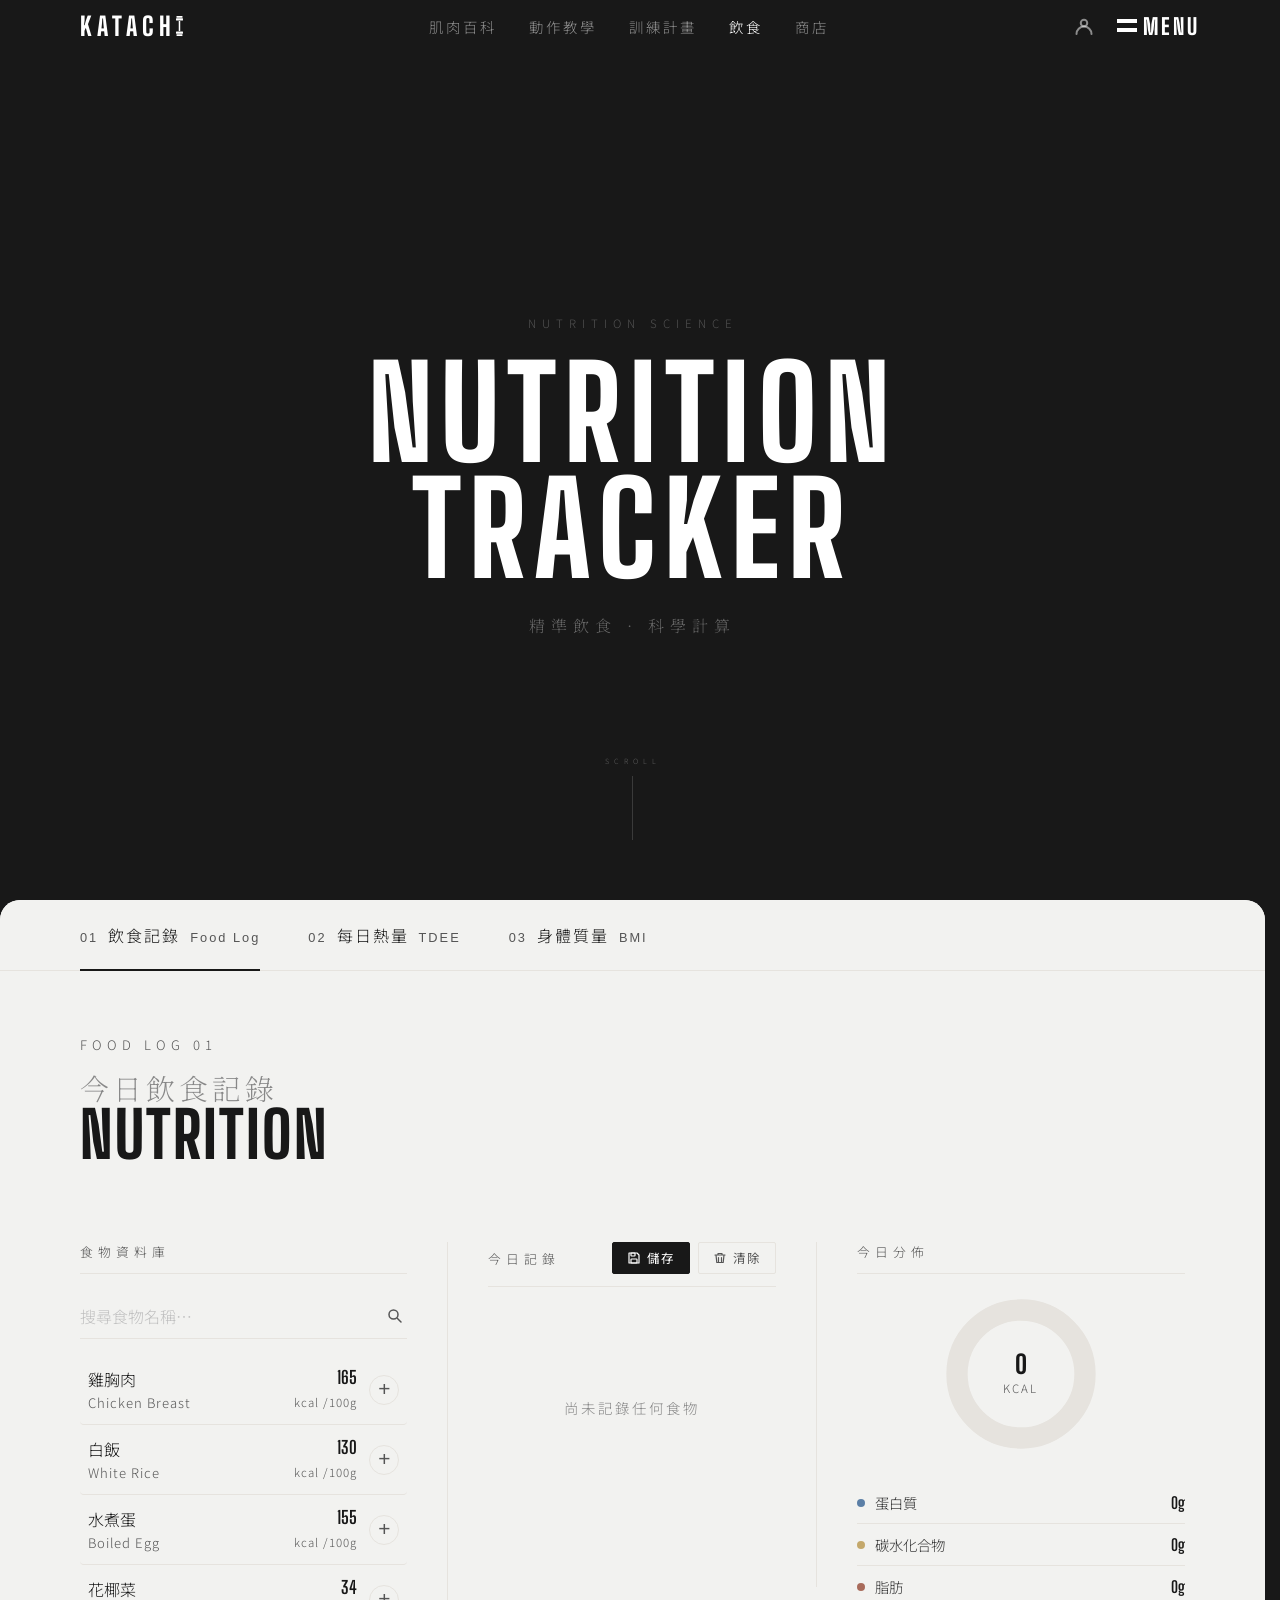
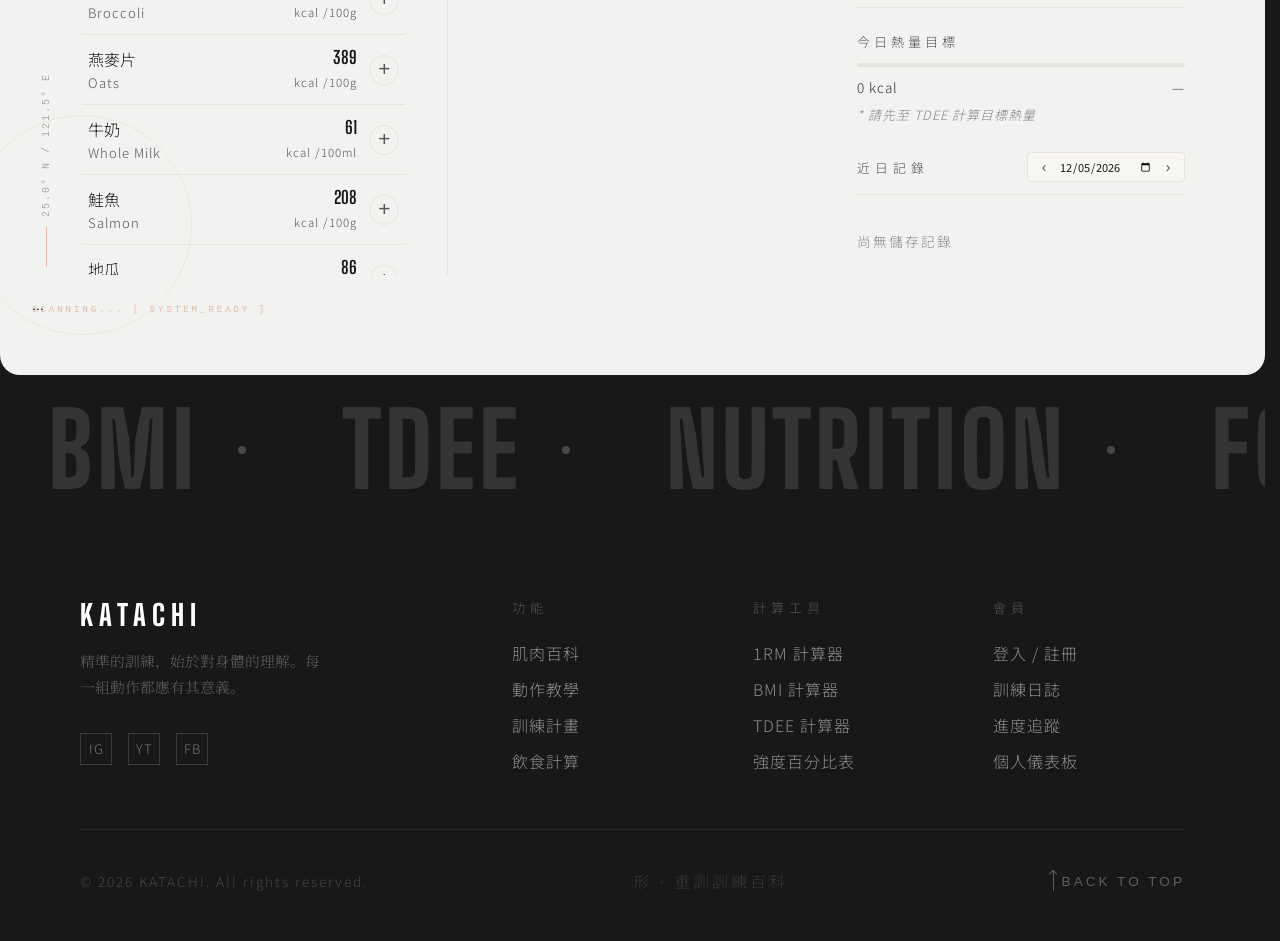
<file: nutrition/nutrition.html>
<!doctype html>
<html lang="zh-TW">

<head>
  <meta charset="UTF-8" />
  <meta name="viewport" content="width=device-width, initial-scale=1.0" />
  <title>飲食計算 — KATACHI</title>
  <link
    href="https://fonts.googleapis.com/css2?family=Big+Shoulders+Display:wght@700;800&family=Cormorant+Garamond:ital,wght@0,300;1,200;1,300&family=Noto+Sans+JP:wght@100;200;300&family=Noto+Serif+JP:wght@200;300;400&display=swap"
    rel="stylesheet" />
  <link rel="icon" href="favicon.svg" type="image/svg+xml" />
  <link rel="stylesheet" href="../tokens.css" />
  <link rel="stylesheet" href="nutrition.css" />
  <script src="nutrition.js" defer></script>
</head>

<body>
  <!-- ══════ BYOBU ══════ -->
  <div id="byobu">
    <div id="byobu-left"></div>
    <div id="byobu-right"></div>
  </div>

  <!-- ══════ MENU ══════ -->
  <div id="menu-content">
    <div class="mc-left">
      <ul class="mc-links">
        <li class="mc-item">
          <a class="mc-link" href="../muscle-map/index.html"><span class="mc-num">01</span><span
              class="mc-text-wrap"><span class="mc-text">肌肉百科</span></span><span class="mc-en">Muscle Wiki</span></a>
        </li>
        <li class="mc-item">
          <a class="mc-link" href="#"><span class="mc-num">02</span><span class="mc-text-wrap"><span
                class="mc-text">動作教學</span></span><span class="mc-en">Exercises</span></a>
        </li>
        <li class="mc-item">
          <a class="mc-link" href="../program/programs.html"><span class="mc-num">03</span><span
              class="mc-text-wrap"><span class="mc-text">訓練計畫</span></span><span class="mc-en">Programs</span></a>
        </li>
        <li class="mc-item">
          <a class="mc-link" href="nutrition.html" onclick="closeMenu()"><span class="mc-num">04</span><span
              class="mc-text-wrap"><span class="mc-text">飲食計算</span></span><span class="mc-en">Nutrition</span></a>
        </li>
        <li class="mc-item">
          <a class="mc-link" href="#"><span class="mc-num">05</span><span class="mc-text-wrap"><span class="mc-text">商店
                / 會員</span></span><span class="mc-en">Shop</span></a>
        </li>
      </ul>
    </div>
    <div class="mc-right">
      <div class="mc-quote">精準的訓練，<br />始於對身體<br />的理解</div>
    </div>
    <button class="mc-close" onclick="closeMenu()">
      <span class="mc-close-x"></span>Close
    </button>
  </div>

  <!-- ══════ NAV ══════ -->
  <nav id="nav" class="visible">
    <a class="nav-logo" href="../katachi首頁/katachi-index .html">KATACH<span class="dumbbell-i">
        <svg viewBox="0 0 28 80" fill="none" xmlns="http://www.w3.org/2000/svg">
          <rect x="2" y="0" width="24" height="7" rx="1.5" fill="currentColor" />
          <rect x="0" y="9" width="28" height="9" rx="2" fill="currentColor" />
          <rect x="11" y="20" width="6" height="40" fill="currentColor" />
          <rect x="0" y="62" width="28" height="9" rx="2" fill="currentColor" />
          <rect x="2" y="73" width="24" height="7" rx="1.5" fill="currentColor" />
        </svg> </span></a>
    <ul class="nav-links">
      <li><a href="../muscle-map/index.html">肌肉百科</a></li>
      <li><a href="#">動作教學</a></li>
      <li><a href="../program/programs.html">訓練計畫</a></li>
      <li><a href="nutrition.html" class="nav-active">飲食</a></li>
      <li><a href="#">商店</a></li>
    </ul>
    <div class="nav-right">
      <a class="nav-user" href="#" title="會員登入">
        <svg width="18" height="18" viewBox="0 0 18 18" fill="none">
          <circle cx="9" cy="6" r="3.25" stroke="currentColor" stroke-width="2" />
          <path d="M1.5 17c0-4.142 3.358-7.5 7.5-7.5s7.5 3.358 7.5 7.5" stroke="currentColor" stroke-width="2"
            stroke-linecap="round" />
        </svg>
      </a>
      <button id="menu-btn" onclick="openMenu()">
        <span class="menu-lines"><span class="menu-line"></span><span class="menu-line"></span></span>
        <span class="menu-btn-text">Menu</span>
      </button>
    </div>
  </nav>

  <!-- ══════ HERO ══════ -->
  <header id="nutrition-hero">
    <div class="nh-inner">
      <p class="nh-eyebrow">Nutrition Science</p>
      <h1 class="nh-title">NUTRITION<br />TRACKER</h1>
      <p class="nh-sub">精準飲食 · 科學計算</p>
    </div>
    <div class="nh-scroll">
      <span class="scroll-text">Scroll</span>
      <div class="scroll-line">
        <div class="scroll-dot"></div>
      </div>
    </div>
  </header>

  <!-- ══════════════════════════════════════════
       MAIN CONTENT
  ══════════════════════════════════════════ -->
  <div id="main-content">
    <!-- Tab 列 -->
    <div id="tab-bar">
      <div class="tab-bar-inner">
        <button class="tab-btn active" onclick="switchTab('food')">
          <span class="tab-num">01</span>
          <span class="tab-label">飲食記錄</span>
          <span class="tab-en">Food Log</span>
        </button>
        <button class="tab-btn" onclick="switchTab('tdee')">
          <span class="tab-num">02</span>
          <span class="tab-label">每日熱量</span>
          <span class="tab-en">TDEE</span>
        </button>
        <button class="tab-btn" onclick="switchTab('bmi')">
          <span class="tab-num">03</span>
          <span class="tab-label">身體質量</span>
          <span class="tab-en">BMI</span>
        </button>
      </div>
    </div>

    <!-- ══════ TAB 1 — 飲食記錄 ══════ -->
    <div class="tab-panel active" id="tab-food">
      <!-- 左下角裝飾（絕對定位，不影響 grid） -->
      <div class="food-deco" aria-hidden="true">
        <div class="food-deco-circle"></div>
        <div class="food-deco-coords">
          <span class="food-deco-line"></span>
          <span class="food-deco-numbers">25.0° N / 121.5° E</span>
        </div>
        <span class="food-deco-scanning">SCANNING... [ SYSTEM_READY ]</span>
      </div>
      <div class="food-deco" aria-hidden="true">...</div>

      <!-- 新增標題區 -->
      <div class="food-title-block">
        <p class="calc-eyebrow">Food Log 01</p>
        <h2 class="calc-headline">
          <span>今日飲食記錄</span>
          NUTRITION
        </h2>
      </div>

      <div class="food-layout">
        <!-- 左：搜尋 + 資料庫 -->
        <div class="food-search-panel">
          <p class="panel-label">食物資料庫</p>
          <div class="food-search-wrap">
            <input class="food-search-input" type="text" id="food-search" placeholder="搜尋食物名稱…"
              oninput="filterFoods()" />
            <span class="food-search-icon">
              <svg width="16" height="16" viewBox="0 0 16 16" fill="none">
                <circle cx="6.5" cy="6.5" r="4.5" stroke="currentColor" stroke-width="1.5" />
                <path d="M10.5 10.5L14 14" stroke="currentColor" stroke-width="1.5" stroke-linecap="round" />
              </svg>
            </span>
          </div>
          <div class="food-list" id="food-list"></div>
        </div>

        <!-- 中：今日記錄 -->
        <div class="food-log-panel">
          <div class="panel-label-row">
            <p class="panel-label">今日記錄</p>
            <div class="log-actions">
              <button class="log-action-btn save-btn" onclick="saveLog()" title="儲存今日記錄">
                <svg width="14" height="14" viewBox="0 0 14 14" fill="none">
                  <path d="M2 2h8l2 2v8H2V2z" stroke="currentColor" stroke-width="1.2" stroke-linejoin="round" />
                  <rect x="4" y="8" width="6" height="4" rx="0.5" stroke="currentColor" stroke-width="1.2" />
                  <rect x="4" y="2" width="4" height="3" rx="0.5" stroke="currentColor" stroke-width="1.2" />
                </svg>
                儲存
              </button>
              <button class="log-action-btn clear-btn" onclick="clearLog()" title="清除所有記錄">
                <svg width="14" height="14" viewBox="0 0 14 14" fill="none">
                  <path d="M2 4h10M5 4V2.5h4V4M5.5 6.5v4M8.5 6.5v4M3 4l.8 7.5h6.4L11 4" stroke="currentColor"
                    stroke-width="1.2" stroke-linecap="round" stroke-linejoin="round" />
                </svg>
                清除
              </button>
            </div>
          </div>

          <div class="food-log-list" id="food-log">
            <div class="food-log-empty"><span>尚未記錄任何食物</span></div>
          </div>

          <div class="food-log-total hidden" id="log-total">
            <div class="log-total-row">
              <span class="log-total-label">總熱量</span>
              <div>
                <span class="log-total-val" id="total-cal">0</span>
                <span class="log-total-unit">kcal</span>
              </div>
            </div>
            <div class="log-total-macros">
              <span id="total-protein">蛋白質 0g</span>
              <span id="total-carbs">碳水 0g</span>
              <span id="total-fat">脂肪 0g</span>
            </div>
          </div>
        </div>

        <!-- 右：圓餅圖 + 目標切換 + 進度條 + 歷史 -->
        <div class="food-chart-panel">
          <p class="panel-label">今日分佈</p>

          <div class="donut-wrap">
            <svg viewBox="0 0 120 120" class="donut-svg">
              <circle cx="60" cy="60" r="48" fill="none" stroke="#e6e3de" stroke-width="16" />
              <circle cx="60" cy="60" r="48" fill="none" stroke="#5b7fa6" stroke-width="16" stroke-dasharray="0 301.59"
                stroke-linecap="butt" transform="rotate(-90 60 60)" id="donut-protein" style="
                    transition: stroke-dasharray 0.8s
                      cubic-bezier(0.16, 1, 0.3, 1);
                  " />
              <circle cx="60" cy="60" r="48" fill="none" stroke="#c4a86b" stroke-width="16" stroke-dasharray="0 301.59"
                stroke-linecap="butt" transform="rotate(-90 60 60)" id="donut-carbs" style="
                    transition:
                      stroke-dasharray 0.8s cubic-bezier(0.16, 1, 0.3, 1) 0.1s,
                      transform 0.8s cubic-bezier(0.16, 1, 0.3, 1);
                  " />
              <circle cx="60" cy="60" r="48" fill="none" stroke="#a86b5b" stroke-width="16" stroke-dasharray="0 301.59"
                stroke-linecap="butt" transform="rotate(-90 60 60)" id="donut-fat" style="
                    transition:
                      stroke-dasharray 0.8s cubic-bezier(0.16, 1, 0.3, 1) 0.2s,
                      transform 0.8s cubic-bezier(0.16, 1, 0.3, 1);
                  " />
            </svg>
            <div class="donut-center">
              <span class="donut-cal" id="donut-cal">0</span>
              <span class="donut-unit-sm">kcal</span>
            </div>
          </div>

          <div class="donut-legend">
            <div class="legend-row">
              <span class="legend-dot" style="background: #5b7fa6"></span><span class="legend-label">蛋白質</span><span
                class="legend-val" id="legend-protein">0g</span>
            </div>
            <div class="legend-row">
              <span class="legend-dot" style="background: #c4a86b"></span><span class="legend-label">碳水化合物</span><span
                class="legend-val" id="legend-carbs">0g</span>
            </div>
            <div class="legend-row">
              <span class="legend-dot" style="background: #a86b5b"></span><span class="legend-label">脂肪</span><span
                class="legend-val" id="legend-fat">0g</span>
            </div>
          </div>

          <!-- ★ TDEE 目標切換器 -->
          <div class="goal-switcher" id="goal-switcher" style="display: none">
            <p class="goal-switcher-label">選擇目標</p>
            <div class="goal-btns">
              <button class="goal-btn" data-mode="cut" onclick="setGoalMode('cut')">
                <span class="goal-btn-name">減脂</span>
                <span class="goal-btn-val" id="goal-cut-val">—</span>
                <span class="goal-btn-unit">kcal</span>
              </button>
              <button class="goal-btn active" data-mode="maintain" onclick="setGoalMode('maintain')">
                <span class="goal-btn-name">維持</span>
                <span class="goal-btn-val" id="goal-maintain-val">—</span>
                <span class="goal-btn-unit">kcal</span>
              </button>
              <button class="goal-btn" data-mode="bulk" onclick="setGoalMode('bulk')">
                <span class="goal-btn-name">增肌</span>
                <span class="goal-btn-val" id="goal-bulk-val">—</span>
                <span class="goal-btn-unit">kcal</span>
              </button>
            </div>
          </div>

          <div class="progress-section">
            <p class="progress-title">今日熱量目標</p>
            <div class="progress-track">
              <div class="progress-bar" id="cal-progress-bar" style="width: 0%"></div>
            </div>
            <div class="progress-labels">
              <span id="progress-current">0 kcal</span>
              <span id="progress-target">—</span>
            </div>
            <p class="progress-hint" id="progress-hint">
              * 請先至 TDEE 計算目標熱量
            </p>
          </div>

          <!-- 近日記錄 -->
          <div class="history-section">
            <div class="history-header">
              <p class="panel-label">近日記錄</p>
              <div class="history-date-picker">
                <button onclick="historyChangeDate(-1)">‹</button>
                <input type="date" id="history-date-picker" onchange="historyPickDate(this.value)" />
                <button onclick="historyChangeDate(1)">›</button>
              </div>
            </div>
            <div class="history-list" id="history-list">
              <p class="history-empty">尚無儲存記錄</p>
            </div>
          </div>
        </div>
      </div>
    </div>

    <!-- ══════ TAB 2 — TDEE ══════ -->
    <div class="tab-panel" id="tab-tdee">
      <div class="calc-layout reverse">
        <div class="calc-right tdee-result-panel">
          <div id="tdee-empty" class="tdee-empty">
            <p class="tdee-empty-text">輸入資料後<br />顯示每日熱量需求</p>
          </div>
          <div id="tdee-result" class="tdee-result hidden">
            <div class="tdee-bmr-block">
              <span class="tdee-label-sm">基礎代謝率 BMR</span>
              <div class="tdee-num-row">
                <span class="tdee-num-lg" id="bmr-display">—</span>
                <span class="tdee-unit">kcal / day</span>
              </div>
            </div>
            <div class="tdee-divider"></div>
            <div class="tdee-main-block">
              <span class="tdee-label-sm">每日總熱量 TDEE</span>
              <div class="tdee-num-row">
                <span class="tdee-num-xl" id="tdee-display">—</span>
                <span class="tdee-unit">kcal / day</span>
              </div>
            </div>
            <div class="tdee-divider"></div>
            <div class="tdee-goals">
              <div class="tdee-goal-row">
                <span class="tdee-goal-label">減脂目標</span>
                <div>
                  <span class="tdee-goal-val" id="tdee-cut">—</span><span class="tdee-goal-unit">kcal</span>
                </div>
              </div>
              <div class="tdee-goal-row">
                <span class="tdee-goal-label">維持體重</span>
                <div>
                  <span class="tdee-goal-val" id="tdee-maintain">—</span><span class="tdee-goal-unit">kcal</span>
                </div>
              </div>
              <div class="tdee-goal-row">
                <span class="tdee-goal-label">增肌目標</span>
                <div>
                  <span class="tdee-goal-val" id="tdee-bulk">—</span><span class="tdee-goal-unit">kcal</span>
                </div>
              </div>
            </div>
            <div class="tdee-action-row">
              <button class="tdee-save-btn" onclick="saveTDEEToProfile()">
                <svg width="14" height="14" viewBox="0 0 14 14" fill="none">
                  <path d="M2 2h8l2 2v8H2V2z" stroke="currentColor" stroke-width="1.2" stroke-linejoin="round" />
                  <rect x="4" y="8" width="6" height="4" rx="0.5" stroke="currentColor" stroke-width="1.2" />
                  <rect x="4" y="2" width="4" height="3" rx="0.5" stroke="currentColor" stroke-width="1.2" />
                </svg>
                儲存至會員資料
              </button>
              <button class="tdee-apply-btn" onclick="applyTDEETarget()">
                套用至飲食目標
              </button>
            </div>
          </div>
        </div>
        <div class="calc-left">
          <p class="calc-eyebrow">Calculator 02</p>
          <h2 class="calc-headline"><span>每日總熱量消耗</span>TDEE</h2>
          <p class="calc-desc">
            根據 Mifflin-St Jeor
            公式計算基礎代謝率，再乘以活動係數，得出你每天真正需要的熱量。
          </p>
          <div class="calc-form">
            <div class="calc-row-2">
              <div class="calc-field">
                <label class="calc-label">性別</label>
                <div class="calc-radio-group">
                  <label class="calc-radio"><input type="radio" name="tdee-gender" value="male"
                      checked /><span>男</span></label>
                  <label class="calc-radio"><input type="radio" name="tdee-gender"
                      value="female" /><span>女</span></label>
                </div>
              </div>
              <div class="calc-field">
                <label class="calc-label">年齡</label>
                <div class="calc-input-wrap">
                  <input class="calc-input" type="number" id="tdee-age" placeholder="25" min="10" max="100" />
                  <span class="calc-unit">歲</span>
                </div>
              </div>
            </div>
            <div class="calc-row-2">
              <div class="calc-field">
                <label class="calc-label">身高</label>
                <div class="calc-input-wrap">
                  <input class="calc-input" type="number" id="tdee-height" placeholder="175" min="100" max="250" />
                  <span class="calc-unit">cm</span>
                </div>
              </div>
              <div class="calc-field">
                <label class="calc-label">體重</label>
                <div class="calc-input-wrap">
                  <input class="calc-input" type="number" id="tdee-weight" placeholder="70" min="30" max="300" />
                  <span class="calc-unit">kg</span>
                </div>
              </div>
            </div>
            <div class="calc-field">
              <label class="calc-label">活動量</label>
              <select class="calc-select" id="tdee-activity">
                <option value="1.2">久坐（幾乎不運動）</option>
                <option value="1.375">輕度活動（每週運動 1–3 天）</option>
                <option value="1.55" selected>
                  中度活動（每週運動 3–5 天）
                </option>
                <option value="1.725">高度活動（每週運動 6–7 天）</option>
                <option value="1.9">極高活動（體力勞動或每日訓練）</option>
              </select>
            </div>
            <button class="calc-btn" onclick="calcTDEE()">計算 TDEE</button>
          </div>
        </div>
      </div>
    </div>

    <!-- ══════ TAB 3 — BMI ══════ -->
    <div class="tab-panel" id="tab-bmi">
      <div class="calc-layout">
        <div class="calc-left">
          <p class="calc-eyebrow">Calculator 03</p>
          <h2 class="calc-headline"><span>身體質量指數</span>BMI</h2>
          <p class="calc-desc">
            輸入身高與體重，計算你目前的身體質量指數，並對照 WHO
            標準分級，了解自己的體重狀態。
          </p>
          <div class="calc-form">
            <div class="calc-field">
              <label class="calc-label">身高</label>
              <div class="calc-input-wrap">
                <input class="calc-input" type="number" id="bmi-height" placeholder="175" min="100" max="250" />
                <span class="calc-unit">cm</span>
              </div>
            </div>
            <div class="calc-field">
              <label class="calc-label">體重</label>
              <div class="calc-input-wrap">
                <input class="calc-input" type="number" id="bmi-weight" placeholder="70" min="30" max="300" />
                <span class="calc-unit">kg</span>
              </div>
            </div>
            <button class="calc-btn" onclick="calcBMI()">計算 BMI</button>
          </div>
        </div>
        <div class="calc-right">
          <div class="bmi-result-wrap">
            <div class="bmi-display-block">
              <span class="bmi-val" id="bmi-display">—</span>
              <span class="bmi-val-unit">BMI</span>
            </div>
            <div class="bmi-cards">
              <div class="bmi-card" id="bmi-card-thin">
                <div class="bmi-card-bar" style="background: #5b8fa8"></div>
                <div class="bmi-card-body">
                  <span class="bmi-card-label">過輕</span><span class="bmi-card-range">BMI &lt; 18.5</span>
                </div>
              </div>
              <div class="bmi-card" id="bmi-card-normal">
                <div class="bmi-card-bar" style="background: #6aab7a"></div>
                <div class="bmi-card-body">
                  <span class="bmi-card-label">正常</span><span class="bmi-card-range">18.5 – 24.9</span>
                </div>
              </div>
              <div class="bmi-card" id="bmi-card-over">
                <div class="bmi-card-bar" style="background: #e6a840"></div>
                <div class="bmi-card-body">
                  <span class="bmi-card-label">過重</span><span class="bmi-card-range">25.0 – 29.9</span>
                </div>
              </div>
              <div class="bmi-card" id="bmi-card-obese">
                <div class="bmi-card-bar" style="background: #c0544a"></div>
                <div class="bmi-card-body">
                  <span class="bmi-card-label">肥胖</span><span class="bmi-card-range">BMI ≥ 30</span>
                </div>
              </div>
            </div>
          </div>
        </div>
      </div>
    </div>
  </div>

  <!-- 跑馬燈 -->
  <div class="marquee-wrap">
    <div class="marquee-track">
      <span class="marquee-item">BMI <span class="marquee-dot"></span></span>
      <span class="marquee-item">TDEE <span class="marquee-dot"></span></span>
      <span class="marquee-item">Nutrition <span class="marquee-dot"></span></span>
      <span class="marquee-item">Food Log <span class="marquee-dot"></span></span>
      <span class="marquee-item">BMI <span class="marquee-dot"></span></span>
      <span class="marquee-item">TDEE <span class="marquee-dot"></span></span>
      <span class="marquee-item">Nutrition <span class="marquee-dot"></span></span>
      <span class="marquee-item">Food Log <span class="marquee-dot"></span></span>
    </div>
  </div>

  <!-- ══════ FOOTER ══════ -->
  <footer>
    <div class="footer-top">
      <div class="footer-brand">
        <div class="footer-logo">KATACHI</div>
        <p class="footer-tagline">
          精準的訓練，始於對身體的理解。每一組動作都應有其意義。
        </p>
        <div class="footer-social">
          <a href="#" class="footer-social-link">IG</a>
          <a href="#" class="footer-social-link">YT</a>
          <a href="#" class="footer-social-link">FB</a>
        </div>
      </div>
      <div>
        <p class="footer-col-title">功能</p>
        <ul class="footer-links">
          <li><a href="#">肌肉百科</a></li>
          <li><a href="#">動作教學</a></li>
          <li><a href="#">訓練計畫</a></li>
          <li><a href="nutrition.html">飲食計算</a></li>
        </ul>
      </div>
      <div>
        <p class="footer-col-title">計算工具</p>
        <ul class="footer-links">
          <li><a href="#">1RM 計算器</a></li>
          <li><a href="#">BMI 計算器</a></li>
          <li><a href="#">TDEE 計算器</a></li>
          <li><a href="#">強度百分比表</a></li>
        </ul>
      </div>
      <div>
        <p class="footer-col-title">會員</p>
        <ul class="footer-links">
          <li><a href="#">登入 / 註冊</a></li>
          <li><a href="#">訓練日誌</a></li>
          <li><a href="#">進度追蹤</a></li>
          <li><a href="#">個人儀表板</a></li>
        </ul>
      </div>
    </div>
    <div class="footer-bottom">
      <span class="footer-copy">© 2026 KATACHI. All rights reserved.</span>
      <span class="footer-jp">形 · 重訓訓練百科</span>
      <button class="footer-scroll-top" onclick="window.scrollTo({ top: 0, behavior: 'smooth' })">
        <span class="footer-scroll-arr"></span>Back to top
      </button>
    </div>
  </footer>
</body>

</html>
</file>
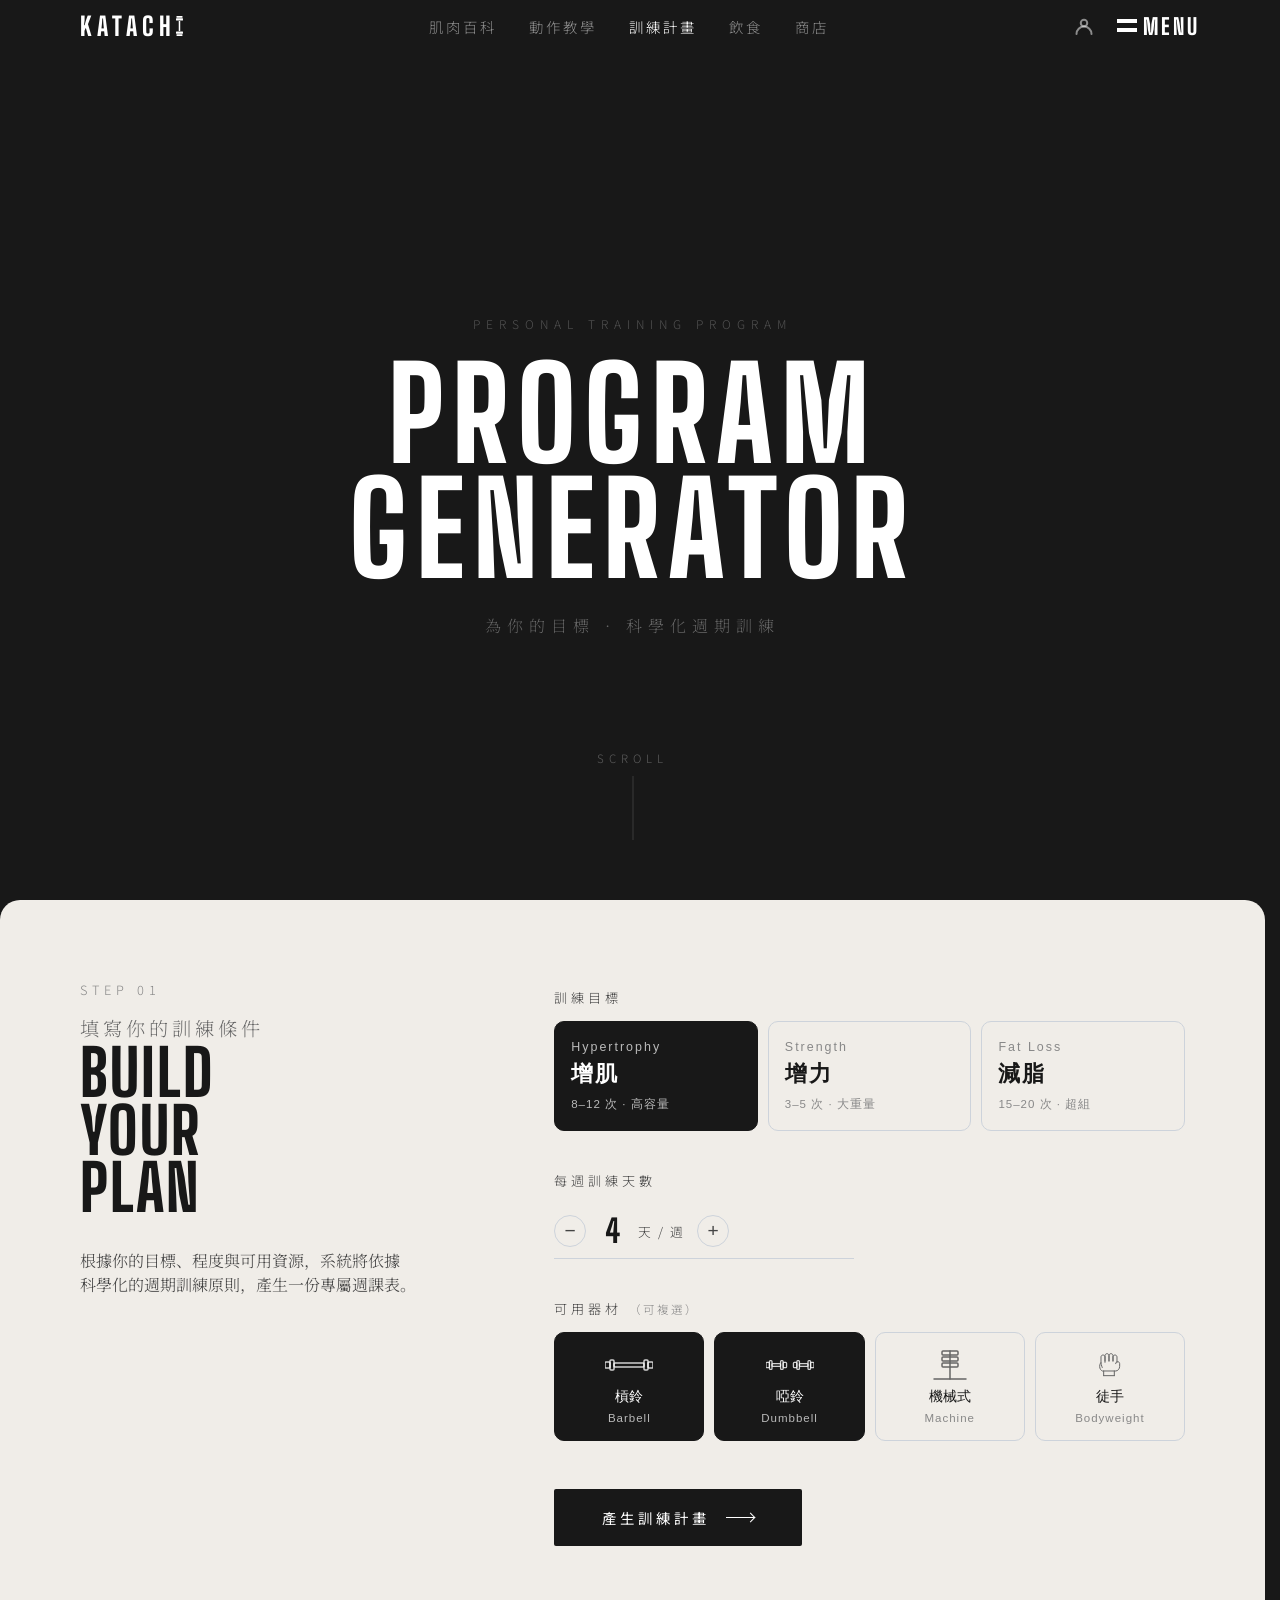
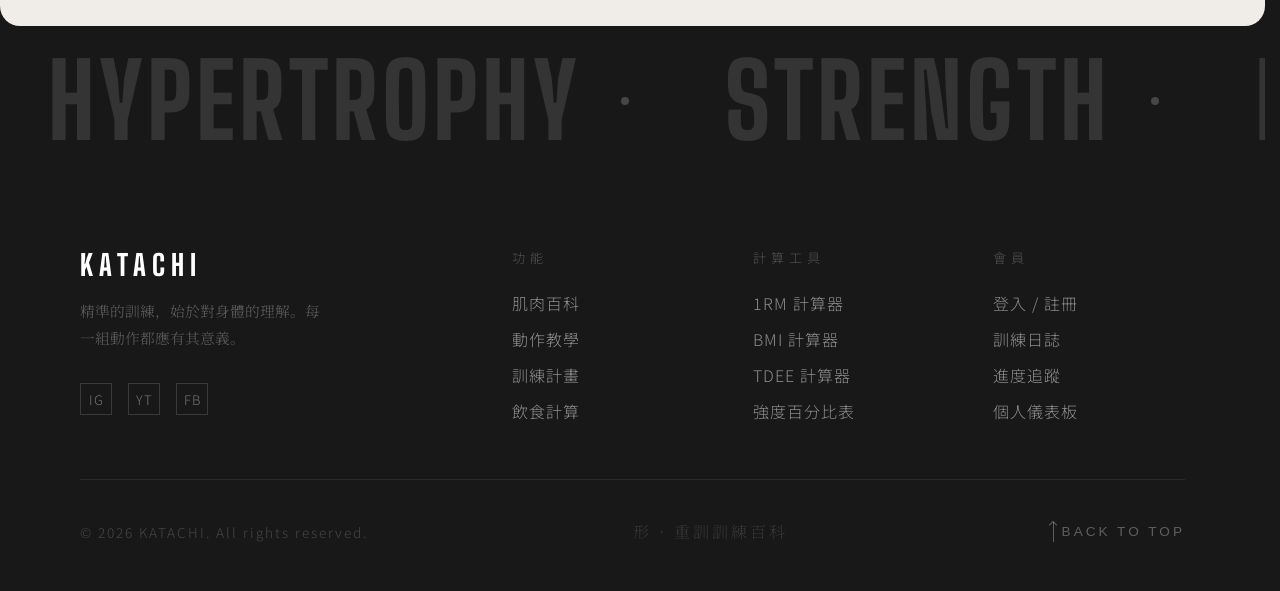
<file: program/programs.html>
<!doctype html>
<html lang="zh-TW">

<head>
  <meta charset="UTF-8" />
  <meta name="viewport" content="width=device-width, initial-scale=1.0" />
  <title>訓練計畫 — KATACHI</title>
  <link
    href="https://fonts.googleapis.com/css2?family=Big+Shoulders+Display:wght@700;800&family=Cormorant+Garamond:ital,wght@0,300;1,200;1,300&family=Noto+Sans+JP:wght@100;200;300&family=Noto+Serif+JP:wght@200;300;400&display=swap"
    rel="stylesheet" />
  <link rel="icon" href="favicon.svg" type="image/svg+xml" />
  <link rel="stylesheet" href="../tokens.css" />
  <link rel="stylesheet" href="programs.css" />
</head>

<body>
  <!-- ══════ BYOBU ══════ -->
  <div id="byobu">
    <div id="byobu-left"></div>
    <div id="byobu-right"></div>
  </div>

  <!-- ══════ MENU ══════ -->
  <div id="menu-content">
    <div class="mc-left">
      <ul class="mc-links">
        <li class="mc-item">
          <a class="mc-link" href="../muscle-map/index.html"><span class="mc-num">01</span><span
              class="mc-text-wrap"><span class="mc-text">肌肉百科</span></span><span class="mc-en">Muscle Wiki</span></a>
        </li>
        <li class="mc-item">
          <a class="mc-link" href="#"><span class="mc-num">02</span><span class="mc-text-wrap"><span
                class="mc-text">動作教學</span></span><span class="mc-en">Exercises</span></a>
        </li>
        <li class="mc-item">
          <a class="mc-link" href="programs.html" onclick="closeMenu()"><span class="mc-num">03</span><span
              class="mc-text-wrap"><span class="mc-text">訓練計畫</span></span><span class="mc-en">Programs</span></a>
        </li>
        <li class="mc-item">
          <a class="mc-link" href="../nutrition/nutrition.html"><span class="mc-num">04</span><span
              class="mc-text-wrap"><span class="mc-text">飲食計算</span></span><span class="mc-en">Nutrition</span></a>
        </li>
        <li class="mc-item">
          <a class="mc-link" href="#"><span class="mc-num">05</span><span class="mc-text-wrap"><span class="mc-text">商店
                / 會員</span></span><span class="mc-en">Shop</span></a>
        </li>
      </ul>
    </div>
    <div class="mc-right">
      <div class="mc-quote">精準的訓練，<br />始於對身體<br />的理解</div>
    </div>
    <button class="mc-close" onclick="closeMenu()">
      <span class="mc-close-x"></span>Close
    </button>
  </div>

  <!-- ══════ NAV ══════ -->
  <nav id="nav" class="visible">
    <a class="nav-logo" href="../katachi首頁/katachi-index .html">KATACH<span class="dumbbell-i">
        <svg viewBox="0 0 28 80" fill="none" xmlns="http://www.w3.org/2000/svg">
          <rect x="2" y="0" width="24" height="7" rx="1.5" fill="currentColor" />
          <rect x="0" y="9" width="28" height="9" rx="2" fill="currentColor" />
          <rect x="11" y="20" width="6" height="40" fill="currentColor" />
          <rect x="0" y="62" width="28" height="9" rx="2" fill="currentColor" />
          <rect x="2" y="73" width="24" height="7" rx="1.5" fill="currentColor" />
        </svg> </span></a>
    <ul class="nav-links">
      <li><a href="../muscle-map/index.html">肌肉百科</a></li>
      <li><a href="#">動作教學</a></li>
      <li><a href="programs.html" class="nav-active">訓練計畫</a></li>
      <li><a href="../nutrition/nutrition.html">飲食</a></li>
      <li><a href="#">商店</a></li>
    </ul>
    <div class="nav-right">
      <a class="nav-user" href="#" title="會員登入">
        <svg width="18" height="18" viewBox="0 0 18 18" fill="none">
          <circle cx="9" cy="6" r="3.25" stroke="currentColor" stroke-width="2" />
          <path d="M1.5 17c0-4.142 3.358-7.5 7.5-7.5s7.5 3.358 7.5 7.5" stroke="currentColor" stroke-width="2"
            stroke-linecap="round" />
        </svg>
      </a>
      <button id="menu-btn" onclick="openMenu()">
        <span class="menu-lines"><span class="menu-line"></span><span class="menu-line"></span></span>
        <span class="menu-btn-text">Menu</span>
      </button>
    </div>
  </nav>

  <!-- ══════ HERO ══════ -->
  <header id="programs-hero">
    <div class="ph-inner">
      <p class="ph-eyebrow">Personal Training Program</p>
      <h1 class="ph-title">PROGRAM<br />GENERATOR</h1>
      <p class="ph-sub">為你的目標 · 科學化週期訓練</p>
    </div>
    <div class="ph-scroll">
      <span class="scroll-text">Scroll</span>
      <div class="scroll-line">
        <div class="scroll-dot"></div>
      </div>
    </div>
  </header>

  <!-- ══════ MAIN CONTENT ══════ -->
  <div id="main-content">
    <!-- ══════ STEP 1 — 條件輸入 ══════ -->
    <section id="sec-form">
      <div class="form-layout">
        <!-- 左側標題 -->
        <div class="form-intro">
          <p class="form-eyebrow">Step 01</p>
          <h2 class="form-title">
            <span>填寫你的訓練條件</span>BUILD<br />YOUR<br />PLAN
          </h2>
          <p class="form-desc">
            根據你的目標、程度與可用資源，系統將依據<br>科學化的週期訓練原則，產生一份專屬週課表。
          </p>

        </div>

        <!-- 右側表單 -->
        <div class="form-fields">
          <!-- 訓練目標 -->
          <div class="field-group">
            <p class="field-label">訓練目標</p>
            <div class="field-cards" id="goal-cards">
              <button class="field-card active" data-val="hypertrophy" onclick="selectCard('goal', this)">
                <span class="card-en">Hypertrophy</span>
                <span class="card-zh">增肌</span>
                <span class="card-desc">8–12 次 · 高容量</span>
              </button>
              <button class="field-card" data-val="strength" onclick="selectCard('goal', this)">
                <span class="card-en">Strength</span>
                <span class="card-zh">增力</span>
                <span class="card-desc">3–5 次 · 大重量</span>
              </button>
              <button class="field-card" data-val="fatloss" onclick="selectCard('goal', this)">
                <span class="card-en">Fat Loss</span>
                <span class="card-zh">減脂</span>
                <span class="card-desc">15–20 次 · 超組</span>
              </button>
            </div>
          </div>

          <!-- 訓練程度 -->
          <!-- <div class="field-group">
              <p class="field-label">訓練程度</p>
              <div class="field-cards" id="level-cards">
                <button
                  class="field-card active"
                  data-val="beginner"
                  onclick="selectCard('level', this)"
                >
                  <span class="card-en">Beginner</span>
                  <span class="card-zh">初學者</span>
                  <span class="card-desc">訓練 &lt; 1 年</span>
                </button>
                <button
                  class="field-card"
                  data-val="intermediate"
                  onclick="selectCard('level', this)"
                >
                  <span class="card-en">Intermediate</span>
                  <span class="card-zh">中階</span>
                  <span class="card-desc">訓練 1–3 年</span>
                </button>
                <button
                  class="field-card"
                  data-val="advanced"
                  onclick="selectCard('level', this)"
                >
                  <span class="card-en">Advanced</span>
                  <span class="card-zh">進階</span>
                  <span class="card-desc">訓練 3 年以上</span>
                </button>
              </div>
            </div> -->

          <!-- 每週天數 + 每次時間 -->
          <div class="field-row-2">
            <div class="field-group">
              <p class="field-label">每週訓練天數</p>
              <div class="field-stepper">
                <button class="stepper-btn" onclick="stepperChange('days', -1)">
                  −
                </button>
                <span class="stepper-val" id="days-val">4</span>
                <span class="stepper-unit">天 / 週</span>
                <button class="stepper-btn" onclick="stepperChange('days', 1)">
                  +
                </button>
              </div>
            </div>

          </div>

          <!-- 可用器材 -->
          <div class="field-group">
            <p class="field-label">
              可用器材 <span class="field-label-hint">（可複選）</span>
            </p>
            <div class="field-equipment" id="equipment-chips">
              <!-- 槓鈴 -->
              <button class="equip-btn active" data-val="barbell" onclick="toggleEquip(this)">
                <span class="equip-icon">
                  <svg viewBox="0 0 48 24" fill="none" xmlns="http://www.w3.org/2000/svg">
                    <rect x="0" y="9" width="5" height="6" rx="1" stroke="currentColor" stroke-width="1.5" />
                    <rect x="5" y="7" width="4" height="10" rx="1" stroke="currentColor" stroke-width="1.5" />
                    <rect x="9" y="10" width="30" height="4" rx="1" stroke="currentColor" stroke-width="1.5" />
                    <rect x="39" y="7" width="4" height="10" rx="1" stroke="currentColor" stroke-width="1.5" />
                    <rect x="43" y="9" width="5" height="6" rx="1" stroke="currentColor" stroke-width="1.5" />
                  </svg>
                </span>
                <span class="equip-name">槓鈴</span>
                <span class="equip-en">Barbell</span>
              </button>
              <!-- 啞鈴 -->
              <button class="equip-btn active" data-val="dumbbell" onclick="toggleEquip(this)">
                <span class="equip-icon">
                  <svg viewBox="0 0 56 24" fill="none" xmlns="http://www.w3.org/2000/svg">
                    <!-- 左啞鈴 -->
                    <rect x="0" y="9" width="4" height="6" rx="1" stroke="currentColor" stroke-width="1.5" />
                    <rect x="4" y="7" width="3" height="10" rx="1" stroke="currentColor" stroke-width="1.5" />
                    <rect x="7" y="10.5" width="10" height="3" rx="1" stroke="currentColor" stroke-width="1.5" />
                    <rect x="17" y="7" width="3" height="10" rx="1" stroke="currentColor" stroke-width="1.5" />
                    <rect x="20" y="9" width="4" height="6" rx="1" stroke="currentColor" stroke-width="1.5" />
                    <!-- 右啞鈴 -->
                    <rect x="32" y="9" width="4" height="6" rx="1" stroke="currentColor" stroke-width="1.5" />
                    <rect x="36" y="7" width="3" height="10" rx="1" stroke="currentColor" stroke-width="1.5" />
                    <rect x="39" y="10.5" width="10" height="3" rx="1" stroke="currentColor" stroke-width="1.5" />
                    <rect x="49" y="7" width="3" height="10" rx="1" stroke="currentColor" stroke-width="1.5" />
                    <rect x="52" y="9" width="4" height="6" rx="1" stroke="currentColor" stroke-width="1.5" />
                  </svg>
                </span>
                <span class="equip-name">啞鈴</span>
                <span class="equip-en">Dumbbell</span>
              </button>
              <!-- 機械式 -->
              <button class="equip-btn" data-val="machine" onclick="toggleEquip(this)">
                <span class="equip-icon">
                  <svg viewBox="0 0 48 32" fill="none" xmlns="http://www.w3.org/2000/svg">
                    <!-- 重量疊片 -->
                    <rect x="16" y="2" width="16" height="4" rx="1" stroke="currentColor" stroke-width="1.5" />
                    <rect x="16" y="8" width="16" height="4" rx="1" stroke="currentColor" stroke-width="1.5" />
                    <rect x="16" y="14" width="16" height="4" rx="1" stroke="currentColor" stroke-width="1.5" />
                    <!-- 中柱 -->
                    <line x1="24" y1="2" x2="24" y2="30" stroke="currentColor" stroke-width="1.5"
                      stroke-linecap="round" />
                    <!-- 底座 -->
                    <line x1="8" y1="30" x2="40" y2="30" stroke="currentColor" stroke-width="1.5"
                      stroke-linecap="round" />
                  </svg>
                </span>
                <span class="equip-name">機械式</span>
                <span class="equip-en">Machine</span>
              </button>
              <!-- 徒手 -->
              <button class="equip-btn" data-val="bodyweight" onclick="toggleEquip(this)">
                <span class="equip-icon">
                  <svg viewBox="0 0 40 48" fill="none" xmlns="http://www.w3.org/2000/svg">
                    <!-- 手掌 -->
                    <path d="M8 28 C8 28 6 24 6 20 L6 12 C6 10.3 7.3 9 9 9 C10.7 9 12 10.3 12 12 L12 20"
                      stroke="currentColor" stroke-width="1.5" stroke-linecap="round" />
                    <path d="M12 18 L12 10 C12 8.3 13.3 7 15 7 C16.7 7 18 8.3 18 10 L18 18" stroke="currentColor"
                      stroke-width="1.5" stroke-linecap="round" />
                    <path d="M18 18 L18 10 C18 8.3 19.3 7 21 7 C22.7 7 24 8.3 24 10 L24 18" stroke="currentColor"
                      stroke-width="1.5" stroke-linecap="round" />
                    <path d="M24 18 L24 12 C24 10.3 25.3 9 27 9 C28.7 9 30 10.3 30 12 L30 20" stroke="currentColor"
                      stroke-width="1.5" stroke-linecap="round" />
                    <path
                      d="M6 20 C6 20 4 22 4 26 C4 30 6 32 8 33 L28 33 C31 33 34 30 34 26 L34 22 C34 20.3 32.7 19 31 19 C29.3 19 28 20.3 28 22"
                      stroke="currentColor" stroke-width="1.5" stroke-linecap="round" stroke-linejoin="round" />
                    <!-- 手腕 -->
                    <line x1="10" y1="33" x2="10" y2="40" stroke="currentColor" stroke-width="1.5"
                      stroke-linecap="round" />
                    <line x1="26" y1="33" x2="26" y2="40" stroke="currentColor" stroke-width="1.5"
                      stroke-linecap="round" />
                    <line x1="10" y1="40" x2="26" y2="40" stroke="currentColor" stroke-width="1.5"
                      stroke-linecap="round" />
                  </svg>
                </span>
                <span class="equip-name">徒手</span>
                <span class="equip-en">Bodyweight</span>
              </button>
            </div>
          </div>

          <!-- 產生按鈕 -->
          <button class="generate-btn" onclick="generatePlan()">
            <span class="generate-btn-text">產生訓練計畫</span>
            <span class="generate-btn-arrow"></span>
          </button>
        </div>
      </div>
    </section>

    <!-- ══════ STEP 2 — 計畫結果 ══════ -->
    <section id="sec-result" class="hidden">
      <!-- 結果標題列 -->
      <div class="result-header">
        <div>
          <p class="result-eyebrow" id="result-eyebrow">Personal Program</p>
          <h2 class="result-title" id="result-title">—</h2>
        </div>
        <div class="result-meta" id="result-meta"></div>
        <button class="result-reset-btn" onclick="resetPlan()">
          重新設定
          <span class="result-reset-arrow"></span>
        </button>
      </div>

      <!-- 週課表 -->
      <div class="week-schedule" id="week-schedule"></div>

      <!-- 每日動作明細 -->
      <div class="daily-detail" id="daily-detail"></div>
    </section>
  </div>

  <!-- 跑馬燈 -->
  <div class="marquee-wrap">
    <div class="marquee-track">
      <span class="marquee-item">Hypertrophy <span class="marquee-dot"></span></span>
      <span class="marquee-item">Strength <span class="marquee-dot"></span></span>
      <span class="marquee-item">Fat Loss <span class="marquee-dot"></span></span>
      <span class="marquee-item">Programs <span class="marquee-dot"></span></span>
      <span class="marquee-item">Hypertrophy <span class="marquee-dot"></span></span>
      <span class="marquee-item">Strength <span class="marquee-dot"></span></span>
      <span class="marquee-item">Fat Loss <span class="marquee-dot"></span></span>
      <span class="marquee-item">Programs <span class="marquee-dot"></span></span>
    </div>
  </div>

  <!-- ══════ FOOTER ══════ -->
  <footer>
    <div class="footer-top">
      <div class="footer-brand">
        <div class="footer-logo">KATACHI</div>
        <p class="footer-tagline">
          精準的訓練，始於對身體的理解。每一組動作都應有其意義。
        </p>
        <div class="footer-social">
          <a href="#" class="footer-social-link">IG</a>
          <a href="#" class="footer-social-link">YT</a>
          <a href="#" class="footer-social-link">FB</a>
        </div>
      </div>
      <div>
        <p class="footer-col-title">功能</p>
        <ul class="footer-links">
          <li><a href="#">肌肉百科</a></li>
          <li><a href="#">動作教學</a></li>
          <li><a href="programs.html">訓練計畫</a></li>
          <li><a href="#">飲食計算</a></li>
        </ul>
      </div>
      <div>
        <p class="footer-col-title">計算工具</p>
        <ul class="footer-links">
          <li><a href="#">1RM 計算器</a></li>
          <li><a href="#">BMI 計算器</a></li>
          <li><a href="#">TDEE 計算器</a></li>
          <li><a href="#">強度百分比表</a></li>
        </ul>
      </div>
      <div>
        <p class="footer-col-title">會員</p>
        <ul class="footer-links">
          <li><a href="#">登入 / 註冊</a></li>
          <li><a href="#">訓練日誌</a></li>
          <li><a href="#">進度追蹤</a></li>
          <li><a href="#">個人儀表板</a></li>
        </ul>
      </div>
    </div>
    <div class="footer-bottom">
      <span class="footer-copy">© 2026 KATACHI. All rights reserved.</span>
      <span class="footer-jp">形 · 重訓訓練百科</span>
      <button class="footer-scroll-top" onclick="window.scrollTo({ top: 0, behavior: 'smooth' })">
        <span class="footer-scroll-arr"></span>Back to top
      </button>
    </div>
  </footer>

  <script>
    /* ════════ NAV ════════ */
    const byobu = document.getElementById("byobu");
    const menuContent = document.getElementById("menu-content");
    function openMenu() {
      byobu.style.pointerEvents = "all";
      byobu.classList.remove("closing");
      byobu.classList.add("open");
      setTimeout(() => menuContent.classList.add("open"), 400);
      document.body.style.overflow = "hidden";
    }
    function closeMenu() {
      const closeBtn = document.querySelector(".mc-close");
      if (closeBtn) {
        closeBtn.classList.add("spinning");
        setTimeout(() => closeBtn.classList.remove("spinning"), 400);
      }
      menuContent.classList.remove("open");
      byobu.classList.remove("open");
      byobu.classList.add("closing");
      setTimeout(() => {
        byobu.style.pointerEvents = "none";
        byobu.classList.remove("closing");
        document.body.style.overflow = "";
      }, 800);
    }
    document.addEventListener("keydown", (e) => {
      if (e.key === "Escape") closeMenu();
    });
    const navbar = document.getElementById("nav");
    window.addEventListener("scroll", () => {
      navbar.classList.toggle("shrink", window.scrollY > 50);
    });

    /* ════════ 表單狀態 ════════ */
    const form = {
      goal: "hypertrophy",
      level: "beginner",
      days: 4,
      duration: 60,
      equipment: ["barbell", "dumbbell"],
    };

    function selectCard(type, el) {
      el.closest(".field-cards")
        .querySelectorAll(".field-card")
        .forEach((c) => c.classList.remove("active"));
      el.classList.add("active");
      form[type] = el.dataset.val;
    }

    function selectChip(type, el) {
      el.closest(".field-chips")
        .querySelectorAll(".chip")
        .forEach((c) => c.classList.remove("active"));
      el.classList.add("active");
      form[type] = parseInt(el.dataset.val);
    }

    function toggleEquip(el) {
      const val = el.dataset.val;
      el.classList.toggle("active");
      if (el.classList.contains("active")) {
        form.equipment.push(val);
      } else {
        form.equipment = form.equipment.filter((e) => e !== val);
      }
    }

    const stepperMin = { days: 2 };
    const stepperMax = { days: 6 };
    function stepperChange(key, delta) {
      form[key] = Math.min(
        stepperMax[key],
        Math.max(stepperMin[key], form[key] + delta),
      );
      document.getElementById(`${key}-val`).textContent = form[key];
    }

    /* ════════════════════════════════════════
 假資料庫
 TODO: 替換為 fetch('/api/exercises?equipment=...&muscle=...')
════════════════════════════════════════ */
    const EXERCISE_DB = {
      chest: {
        barbell: ["槓鈴臥推", "上斜槓鈴臥推"],
        dumbbell: ["啞鈴臥推", "啞鈴飛鳥"],
        machine: ["蝴蝶機夾胸", "史密斯臥推"],
        bodyweight: ["伏地挺身", "寬距伏地挺身"],
      },
      back: {
        barbell: ["槓鈴硬拉", "槓鈴划船"],
        dumbbell: ["啞鈴單臂划船", "啞鈴直腿硬拉"],
        machine: ["滑輪下拉", "坐姿划船機"],
        bodyweight: ["引體向上", "反手引體向上"],
      },
      legs: {
        barbell: ["槓鈴深蹲", "前蹲舉"],
        dumbbell: ["啞鈴弓步", "啞鈴羅馬尼亞硬拉"],
        machine: ["腿推機", "腿伸屈機"],
        bodyweight: ["徒手深蹲", "保加利亞分腿蹲"],
      },
      shoulders: {
        barbell: ["槓鈴肩推", "直立划船"],
        dumbbell: ["啞鈴側平舉", "啞鈴肩推"],
        machine: ["機械肩推", "機械側平舉"],
        bodyweight: ["倒立伏地挺身", "前平舉"],
      },
      arms: {
        barbell: ["槓鈴彎舉", "槓鈴三頭下壓"],
        dumbbell: ["啞鈴彎舉", "啞鈴錘式彎舉"],
        machine: ["滑輪彎舉", "繩索三頭下壓"],
        bodyweight: ["窄距伏地挺身", "反向彎舉"],
      },
      core: {
        barbell: ["槓片仰臥起坐"],
        dumbbell: ["啞鈴側彎"],
        machine: ["繩索捲腹"],
        bodyweight: ["捲腹", "棒式", "俄羅斯轉體"],
      },
    };

    // 依目標決定組數/次數
    const PRESCRIPTION = {
      hypertrophy: {
        sets: 4,
        reps: "8–12",
        rest: "60–90 秒",
        intensity: "中等重量",
      },
      strength: {
        sets: 5,
        reps: "3–5",
        rest: "3–5 分鐘",
        intensity: "大重量",
      },
      fatloss: {
        sets: 3,
        reps: "15–20",
        rest: "30–45 秒",
        intensity: "輕重量",
      },
    };

    // 依天數決定分化方式
    const SPLITS = {
      1: ["頭"],
      2: ["全身 A", "全身 B"],
      3: ["推 (胸/肩/三頭)", "拉 (背/二頭)", "腿"],
      4: ["上肢推", "下肢", "上肢拉", "下肢 + 核心"],
      5: ["胸", "背", "腿", "肩 + 手臂", "全身 / 弱點"],
      6: ["胸", "背", "腿", "肩", "手臂", "全身 / 弱點"],
    };

    // 每個分化對應的肌群
    const SPLIT_MUSCLES = {
      "全身 A": ["chest", "back", "legs", "core"],
      "全身 B": ["shoulders", "back", "legs", "arms"],
      "推 (胸/肩/三頭)": ["chest", "shoulders", "arms"],
      "拉 (背/二頭)": ["back", "arms"],
      腿: ["legs", "core"],
      上肢推: ["chest", "shoulders", "arms"],
      下肢: ["legs"],
      上肢拉: ["back", "arms"],
      "下肢 + 核心": ["legs", "core"],
      胸: ["chest"],
      背: ["back"],
      肩: ["shoulders"],
      "肩 + 手臂": ["shoulders", "arms"],
      手臂: ["arms"],
      "全身 / 弱點": ["chest", "back", "legs"],
    };

    function getExercises(muscle, equipment) {
      const pool = [];
      equipment.forEach((eq) => {
        if (EXERCISE_DB[muscle]?.[eq]) pool.push(...EXERCISE_DB[muscle][eq]);
      });
      // 去重後隨機取最多 2 個
      const unique = [...new Set(pool)];
      return unique.sort(() => Math.random() - 0.5).slice(0, 2);
    }

    /* ════════ 產生計畫 ════════ */
    function generatePlan() {
      if (form.equipment.length === 0) {
        showToast("請至少選擇一種器材");
        return;
      }

      const equip = form.equipment;
      const pres = PRESCRIPTION[form.goal];
      const split = SPLITS[form.days] || SPLITS[4];
      const days = ["一", "二", "三", "四", "五", "六", "日"];

      // 建立週課表 + 動作
      const weekDays = [];
      let dayIdx = 0;
      for (let i = 0; i < 7; i++) {
        if (dayIdx < split.length) {
          const splitName = split[dayIdx];
          const muscles = SPLIT_MUSCLES[splitName] || [];
          const exercises = [];
          muscles.forEach((m) => {
            const exs = getExercises(m, equip);
            exs.forEach((ex) =>
              exercises.push({
                name: ex,
                muscle: m,
                sets: pres.sets,
                reps: pres.reps,
                rest: pres.rest,
              }),
            );
          });
          weekDays.push({
            day: days[i],
            label: `週${days[i]}`,
            split: splitName,
            exercises,
            isRest: false,
          });
          dayIdx++;
        } else {
          weekDays.push({
            day: days[i],
            label: `週${days[i]}`,
            split: "休息",
            exercises: [],
            isRest: true,
          });
        }
      }

      renderResult(weekDays, pres);
    }

    /* ════════ 渲染結果 ════════ */
    function renderResult(weekDays, pres) {
      const goalMap = {
        hypertrophy: "增肌計畫",
        strength: "增力計畫",
        fatloss: "減脂計畫",
      };
      const levelMap = {
        beginner: "初學者",
        intermediate: "中階",
        advanced: "進階",
      };
      const equipMap = {
        barbell: "槓鈴",
        dumbbell: "啞鈴",
        machine: "機械式",
        bodyweight: "徒手",
      };

      document.getElementById("result-eyebrow").textContent =
        `${levelMap[form.level]} · Personal Program`;
      document.getElementById("result-title").textContent =
        goalMap[form.goal];
      document.getElementById("result-meta").innerHTML = `
    <div class="meta-tag">${form.days} 天 / 週</div>
    <div class="meta-tag">${form.duration} 分鐘</div>
    <div class="meta-tag">${pres.sets} 組 × ${pres.reps} 次</div>
    <div class="meta-tag">${form.equipment.map((e) => equipMap[e]).join(" · ")}</div>
  `;

      // 週課表
      document.getElementById("week-schedule").innerHTML = weekDays
        .map(
          (d, i) => `
    <div class="week-card ${d.isRest ? "rest" : ""}" onclick="${d.isRest ? "" : `scrollToDay(${i})`}">
      <span class="week-card-label">${d.label}</span>
      <span class="week-card-split">${d.split}</span>
      ${!d.isRest ? `<span class="week-card-count">${d.exercises.length} 個動作</span>` : ""}
    </div>
  `,
        )
        .join("");

      // 每日動作明細
      const activeDays = weekDays.filter((d) => !d.isRest);
      document.getElementById("daily-detail").innerHTML = activeDays
        .map(
          (d, i) => `
    <div class="day-detail" id="day-detail-${i}">
      <div class="day-detail-header">
        <div>
          <span class="day-detail-label">週${d.day}</span>
          <h3 class="day-detail-split">${d.split}</h3>
        </div>
        <span class="day-detail-count">${d.exercises.length} 個動作 · ${pres.rest} 休息</span>
      </div>
      <div class="exercise-list">
        ${d.exercises
              .map(
                (ex, j) => `
          <div class="exercise-row">
            <span class="ex-num">${String(j + 1).padStart(2, "0")}</span>
            <div class="ex-info">
              <span class="ex-name">${ex.name}</span>
              <span class="ex-muscle">${muscleZH(ex.muscle)}</span>
            </div>
            <div class="ex-scheme">
              <span class="ex-sets">${ex.sets}</span>
              <span class="ex-x">×</span>
              <span class="ex-reps">${ex.reps}</span>
            </div>
          </div>
        `,
              )
              .join("")}
      </div>
    </div>
  `,
        )
        .join("");

      // 顯示結果區
      document.getElementById("sec-result").classList.remove("hidden");
      document
        .getElementById("sec-result")
        .scrollIntoView({ behavior: "smooth", block: "start" });
    }

    function muscleZH(key) {
      const map = {
        chest: "胸",
        back: "背",
        legs: "腿",
        shoulders: "肩",
        arms: "手臂",
        core: "核心",
      };
      return map[key] || key;
    }

    function scrollToDay(i) {
      const el = document.getElementById(`day-detail-${i}`);
      if (el) el.scrollIntoView({ behavior: "smooth", block: "start" });
    }

    function resetPlan() {
      document.getElementById("sec-result").classList.add("hidden");
      document
        .getElementById("sec-form")
        .scrollIntoView({ behavior: "smooth", block: "start" });
    }

    /* ════════ Toast ════════ */
    function showToast(msg) {
      let t = document.getElementById("toast");
      if (!t) {
        t = document.createElement("div");
        t.id = "toast";
        document.body.appendChild(t);
      }
      t.textContent = msg;
      t.classList.add("show");
      setTimeout(() => t.classList.remove("show"), 2400);
    }
  </script>
</body>

</html>
</file>
<file: tokens.css>
/*
 * ╔══════════════════════════════════════════════════════╗
 * ║           KATACHI — Design Tokens                   ║
 * ║           形 · 重訓訓練百科                           ║
 * ╠══════════════════════════════════════════════════════╣
 * ║  所有頁面都必須在 <head> 最先引入這個檔案               ║
 * ║  使用方式：var(--token名稱)                            ║
 * ║  禁止在各自頁面寫死顏色、字體、間距數值                  ║
 * ╚══════════════════════════════════════════════════════╝
 *
 * 引入方式（每個 HTML 的 <head> 最上面）：
 *   <link rel="stylesheet" href="styles/tokens.css">
 *
 * Google Fonts（也統一在每頁引入）：
 *   <link href="https://fonts.googleapis.com/css2?family=Big+Shoulders+Display:wght@700;800&family=Noto+Sans+JP:wght@100;200;300&display=swap" rel="stylesheet">
 */

:root {

  /* ──────────────────────────────
     COLOR  顏色
  ────────────────────────────── */

  --color-bg:        #F2F2F0;   /* 頁面底色，純白 */
  --color-bg-off:    #f7f6f3;   /* 輕微暖白，用於 section 交替背景 */

  --color-black:     #181818;   /* 主要黑色，文字 / 線條 / 條碼 */
  --color-ink:       #333333;   /* 次要深色，副標題 */
  --color-grey:      #555555;   /* 中灰，英文副標題 */
  --color-grey-mid:  #888888;   /* 中灰，中文副標題 / 說明文字 */
  --color-grey-mute: #aaaaaa;   /* 淺灰，次要說明 */
  --color-grey-hint: #c0c0c0;   /* 最淡，scroll down / 提示文字 */

  --color-line:      #e6e3de;   /* 分隔線、border */
  --color-line-dark: rgba(24,24,24,.15); /* cursor ring、淡邊框 */

  --color-white:       #ffffff;              /* 純白，深色背景主文字 */
  --color-white-mute:  rgba(255,255,255,0.6);  /* 深色背景副文字 */
  --color-white-faint: rgba(255,255,255,0.2);  /* 深色背景 border、分隔線 */
  --color-white-ghost: rgba(255,255,255,0.08); /* 深色背景裝飾數字 */


  /* ──────────────────────────────
     TYPOGRAPHY  字體
  ────────────────────────────── */

  /* 字族 */
  --font-brand:  'Big Shoulders Display', sans-serif;  /* KATACHI logo 專用，美式工業感 */
  --font-sans:   'Noto Sans JP', sans-serif;            /* 所有內文、UI 文字，日系極簡 */
  --font-serif:  'Noto Serif JP', serif;                /* 強調文字、引言，日系有襯線 */
  --font-mincho: 'Zen Old Mincho', serif;               /* 傳統明朝體，用於肌群列表等強調文字 */

  /* 字重 */
  --weight-black:  800;   /* 品牌 logo KATACHI */
  --weight-bold:   700;   /* 強調標題 */
  --weight-medium: 300;   /* 副標題、導覽 */
  --weight-light:  200;   /* 一般內文 */
  --weight-thin:   100;   /* 最細，裝飾性文字 */

  /* 字級（rem） */
  --text-logo:   7rem;   /* KATACHI 主標 */
  --text-h1:      3.2rem;   /* 各頁大標題 */
  --text-h2:      2rem;     /* 區塊標題 */
  --text-h3:      1.2rem;   /* 小標題 */
  --text-body:    1rem;   /* 內文 */
  --text-sub:     0.85rem;  /* 副標題（英文） */
  --text-sub-jp:  0.78rem;  /* 副標題（中日文） */
  --text-label:   1rem;   /* 標籤、nav 文字 */
  --text-hint:    0.46rem;  /* 最小提示文字（scroll down 等） */

  /* 字距 */
  --tracking-logo:  0.1em;   /* KATACHI */
  --tracking-wide:  8px;     /* 英文副標題 */
  --tracking-mid:   6px;     /* 中文副標題 */
  --tracking-nav:   5px;     /* 導覽列 */
  --tracking-label: 3px;     /* 標籤類 */


  /* ──────────────────────────────
     SPACING  間距
  ────────────────────────────── */

  --space-2:    2px;
  --space-4:    4px;
  --space-8:    8px;
  --space-12:   12px;
  --space-16:   16px;
  --space-20:   20px;
  --space-24:   24px;
  --space-32:   32px;
  --space-40:   40px;
  --space-48:   48px;
  --space-64:   64px;
  --space-80:   80px;
  --space-120:  120px;

  /* 頁面邊距 */
  --page-gutter-lg: 80px;    /* 桌機左右邊距 */
  --page-gutter-md: 48px;    /* 平板 */
  --page-gutter-sm: 24px;    /* 手機 */

  /* section 上下 padding */
  --section-padding: 110px;


  /* ──────────────────────────────
     ANIMATION  動畫
  ────────────────────────────── */

  /* Easing */
  --ease-expo:   cubic-bezier(0.16, 1, 0.3, 1);   /* 彈出，品牌動畫主要用這個 */
  --ease-inout:  cubic-bezier(0.76, 0, 0.24, 1);  /* 屏風選單開關 */
  --ease-out:    cubic-bezier(0.0, 0, 0.2, 1);    /* 一般滑出 */

  /* Duration */
  --dur-instant: 0.15s;   /* hover 微互動 */
  --dur-fast:    0.3s;    /* 快速過渡 */
  --dur-normal:  0.55s;   /* 一般動畫 */
  --dur-slow:    0.85s;   /* 線條延伸、頁面進場 */
  --dur-logo:    0.65s;   /* KATACHI 字母動畫 */

  /* 字母 stagger 間距 */
  --stagger-letter: 0.1s;  /* 每個字母延遲差距 */


  /* ──────────────────────────────
     Z-INDEX  層級
  ────────────────────────────── */

  --z-cursor:  9999;
  --z-cursorR: 9998;
  --z-menu:     750;
  --z-byobu:    700;
  --z-drawer:   600;
  --z-nav:      500;
  --z-base:       1;


  /* ──────────────────────────────
     BORDER  邊框
  ────────────────────────────── */

  --border-default: 1px solid var(--color-line);
  --border-dark:    1px solid var(--color-line-dark);

}


/*
 * ══════════════════════════════
 *  使用範例 USAGE EXAMPLES
 * ══════════════════════════════
 *
 * 顏色：
 *   color: var(--color-grey-mid);
 *   background: var(--color-bg);
 *   border-bottom: var(--border-default);
 *
 * 字體：
 *   font-family: var(--font-brand);
 *   font-weight: var(--weight-black);
 *   font-size: var(--text-logo);
 *   letter-spacing: var(--tracking-wide);
 *
 * 間距：
 *   padding: var(--section-padding) var(--page-gutter-lg);
 *   gap: var(--space-20);
 *   margin-bottom: var(--space-32);
 *
 * 動畫：
 *   transition: var(--dur-fast) var(--ease-expo);
 *   animation: fadeIn var(--dur-normal) var(--ease-expo) forwards;
 *
 * Z-index：
 *   z-index: var(--z-nav);
 */
</file>
<file: muscle-map/css/muscle-map.css>
/* 移除瀏覽器預設外距，避免頁面四周出現白邊。 */
body {
  margin: 0;
}

html, body {
  background-color:var(--color-black);
  color:var(--color-bg); /* 文字也要改成白色才看得到 */
}
/* ── 整體版面 ── */
.app-layout {
  --equipment-panel-width: var(--side-panel-width);
  display: flex;
  background-color:var(--color-bg);
  margin-top: 60px;
  border-radius: 20px ;
}

.left-sidebar {
  border-right: 0.5px solid #d4d0ca ;
  margin-top :120px;
  margin-bottom:20px;
  width: 300px;
  min-width: 0;
  padding:60px 40px ;
  display: flex;
  flex-direction: column;
  gap: 0;
  background-color:var(--color-bg) ;

}

.sidebar-sub {
  font-family: var(--font-sans);
  font-size: var(--text-sub-jp);
  font-weight: var(--weight-medium);
  letter-spacing: 2px;
  color: var(--color-grey-mid);
  margin-bottom: 8px;
}

.sidebar-title {
  font-family:'Big Shoulders Display', sans-serif;
  font-size: 4rem;
  font-weight: var(--weight-black);
  color:var(--color-black);
  line-height: 1;
  margin: 0 0 var(--space-24);
}

.sidebar-desc {
font-family: var(  --font-brand);
font-weight: 400;
font-size:1rem;
writing-mode: vertical-rl;
letter-spacing: 4px;
color: rgba(26, 26, 26, 0.5);
margin-top: 2px;
opacity: 0.6
}

.sidebar-divider {
  border: none;
  border-top: 1px solid #d4d0ca;
  margin: var(--space-32) 0 0;
}

.app-main {
  flex: 5;
  min-width: 0;
}


/* ── 人體圖區塊 ── */
.body-map {
  position: relative;
  /* 最小高度=螢幕高度 */
  min-height: 100vh;
  display: flex;
  /* 垂直置中 */
  align-items: center;
  /* 水平置中 */
  justify-content: center;
  /* 子元素間距 */
  gap: 32px;
  padding: 0 24px;
  background-color: var(--color-bg);
  
}


/* 每一張人體圖的包裹層 */
.body-map__figure {
  position: relative;
  display: flex;
  align-items: center;
  height: 100vh;
  transform: scale(0.9);
}

.body-map__image {
  display: block;
  width: auto;
  height: 100vh;
  max-width: 100%;
  filter: brightness(0) saturate(100%) invert(70%) sepia(18%) saturate(108%) hue-rotate(1deg) brightness(90%) contrast(92%);
}

/* 疊在底圖上方的互動 SVG */
.body-map__overlay {
  position: absolute;
  inset: 0;
  width: 100%;
  height: 100%;
  overflow: visible;
}

/* ── 肌肉互動樣式 ── */
.muscle-pair {
  cursor: pointer;
  outline: none;
}

/* 肌肉圖path */
.muscle-pair path {
  /* 預設填色、線條透明 */
  fill: transparent;
  stroke: transparent;
  /* 線條粗細 */
  stroke-width: 1.5;
  /* 過渡動畫 */
  transition:
    fill 160ms ease,
    stroke 160ms ease,
    filter 160ms ease,
    opacity 160ms ease;
}

/* 滑鼠hover及鍵盤Tab */
.muscle-pair:hover path,
.muscle-pair:focus-visible path {
  fill: rgba(255, 215, 106, 0.86);
  stroke: #fff6cb;
  filter: url(#muscle-hover-glow);
}

/* 正反面連動高亮 */
.muscle-pair.is-hover-linked path {
  fill: rgba(255, 215, 106, 0.86);
  stroke: #fff6cb;
  filter: url(#muscle-hover-glow);
}

/* 被選中區塊維持高亮  */
.muscle-pair.is-selected path {
  fill: rgba(255, 120, 50, 0.86);
  stroke: #ffcba4;
  filter: url(#muscle-hover-glow);
}

.mode-btn {
  display: flex;
  align-items: center;
  gap: 12px;
  background: transparent;
  border: none;
  cursor: pointer;
  padding: 10px;
  opacity: 0.5;
  transition: opacity 0.3s ease;
}

.mode-btn.active {
  opacity: 1; /* 被選中時才變亮 */
}

/* [ 01 ] 的幾何樣式 */
.mode-tag {
  font-family: 'Courier New', monospace;
  font-size: 10px;
  color: #d4845a;
}

.mode-text {
  display: flex;
  flex-direction: column;
  align-items: flex-start;
}

/* 主英文標籤 */
.mode-text .en {
  font-size: 16px;
  font-weight: 700;
  letter-spacing: 1px;
}

/* 微小日文副標 */
.mode-text .jp {
  font-size: 12px;
  letter-spacing: 1px;
  opacity: 0.6;
}



/* ── 右側器材面板 ── */
.equipment-panel {
  width: var(--equipment-panel-width);
  flex: 0 0 var(--equipment-panel-width);
  padding: 48px 28px;
  display: flex;
  flex-direction: column;
  justify-content: center;
  gap: 24px;
  background:var(--color-bg);
  border-left: 0.5px solid #d4d0ca;
  letter-spacing: 2px;
  font-family: var(--font-sans);
  overflow-y: auto;
  margin-top:120px;
  margin-bottom:20px
}

/* 大數字 */
.exercise-count-wrap {
  padding-bottom: 20px;
  margin-bottom: 32px;
}

#exercise-count {
  font-family: 'Big Shoulders Display', sans-serif;
  font-weight: 800;
  font-size: 5rem;
  color: #181818;
  line-height: 1;
}

.exercise-count-label {
  font-family: var(--font-brand);
  font-size: 0.9rem;
  letter-spacing: 3px;
  color: #aaaaaa;
  margin-top: 4px;
}

/* 肌群名稱 */
#muscle-name {
  font-family: 'Big Shoulders Display', sans-serif;
  font-weight: 800;
  font-size: 1.6rem;
  letter-spacing: 2px;
  color: #181818;
  margin-bottom: 4px;
}

#muscle-name-en {
  font-size: 0.62rem;
  letter-spacing: 3px;
  text-transform: uppercase;
  color: #aaaaaa;
}

/* 分隔線 */
.equipment-panel hr {
  border: none;
  border-top: 0.5px solid #e6e3de;
  margin: 20px 0;
}

/* 小標題 */
.equipment-panel-label {
   font-family: var(--font-brand);
  font-size: 0.8rem;
  letter-spacing: 4px;
  text-transform: uppercase;
  color: #aaaaaa;
  margin-bottom: 10px;
}

/* 器材按鈕 */
.equipment-btns {
  display: flex;
  flex-direction: row;
  flex-wrap: wrap;
  gap: 6px;
}

.equipment-btn {
  font-size:1rem;
  padding: 8px 16px;
  border: 0.5px solid #e6e3de;
  background: transparent;
  color: #181818;
  border-radius: 10px;
  cursor: pointer;
  letter-spacing: 1px;
  font-family: var(--font-brand);
  transition: background 0.15s, color 0.15s, border-color 0.15s;
}
.equipment-btn:hover{
  background: #181818;
  color: #ffffff;
  border-color: #181818;
  
}
.equipment-btn:active{
  background: #181818;
  color: #ffffff;
  border-color: #181818;
  transform: scale(0.98)
}



/* 圖例隱藏 */
.legend {
  display: none;
}

/* 肌群說明 */
.muscle-desc {
  font-family: 'Noto Serif JP', serif;
  font-size: 0.78rem;
  line-height: 2;
  color: #888888;
  font-weight: 300;
}

/* 動作列表 */
.exercise-list {
  list-style: none;
  margin: 0;
  padding: 0;
}

.exercise-group-header {
  font-size: 0.65rem;
  letter-spacing: 3px;
  text-transform: uppercase;
  color: #aaaaaa;
  padding: 12px 0 6px;
  list-style: none;
}

.exercise-item {
  display: flex;
  align-items: center;
  justify-content: space-between;
  padding: 14px 0;
  border-bottom: 0.5px solid #e6e3de;
  cursor: pointer;
  transition: padding-left 0.25s cubic-bezier(0.16, 1, 0.3, 1);
}

.exercise-item::after {
  content: '→';
  color: #aaaaaa;
  font-size: 0.8rem;
  flex-shrink: 0;
}

.exercise-item:hover {
  padding-left: 8px;
}

.exercise-name {
  font-size: 0.85rem;
  color: #181818;
  text-decoration: none;
}

.exercise-link {
  text-decoration: none;
  color: #181818;
}

.exercise-item:hover .exercise-name {
  color: #181818;
}

.exercise-equipment {
  display: none;
}

.exercise-empty {
  font-size: 0.75rem;
  color: #aaaaaa;
  letter-spacing: 2px;
  padding: 20px 0;
  list-style: none;
}

/* 星數隱藏（新設計不顯示） */
.ex-list-stars {
  display: none;
}

/* ── 詳細按鈕彈窗 ── */
.muscle-detail-backdrop {
  position: fixed;
  /* 上下左右全部貼齊 */
  inset: 0;
  background: rgba(0, 0, 0, 0.65);
  display: flex;
  justify-content: center;
  align-items: center;
  /* 蓋在最上層 */
  z-index: 100;
}

/* 彈窗本體 */
.muscle-detail-modal {
  background: #1a1d24;
  border: 1px solid #2e3140;
  border-radius: 8px;
  /* 寬度為螢幕的 90% */
  width: 90vw;
  /* 最寬 960px */
  max-width: 960px;
  /* 最高為螢幕的 90% */
  max-height: 90vh;
  padding: 32px;
  position: relative;
  /* 內容太多時可以滾動 */
  overflow-y: auto;
}

/* 關閉按鈕 */
.muscle-detail-close {
  position: absolute;
  top: 14px;
  right: 14px;
  background: none;
  border: none;
  color: #8f96a3;
  font-size: 18px;
  cursor: pointer;
}

/* 彈窗標題 */
.muscle-detail-title {
  color: #f4cd64;
  font-size: 28px;
  font-weight: 600;
  margin: 0 0 20px;
}

#detail-body {
  width: 100%;
}

.detail-layout {
  display: grid;
  grid-template-columns: minmax(240px, 1fr) minmax(260px, 320px);
  gap: 24px;
  align-items: start;
}

.detail-figure {
  min-width: 0;
  display: flex;
  justify-content: center;
  align-items: flex-start;
}

.detail-figure svg,
.detail-figure img {
  max-width: 100%;
}

.detail-actions {
  min-width: 0;
  padding-left: 24px;
  border-left: 1px solid #2a2d36;
}

.detail-actions-empty {
  margin: 0;
  color: #8f96a3;
  font-size: 18px;
  line-height: 1.5;
}


/* ── 細分 SVG 互動區塊 ── */
.detail-region {
  cursor: pointer;
  outline: none;
}

/* 預設：金色淡色底，讓各區域輪廓可見 */
.detail-region path {
  fill: rgba(244, 205, 100, 0.22);
  stroke: #f4cd64;
  stroke-width: 2.2;
  transition:
    fill 160ms ease,
    stroke 160ms ease,
    filter 160ms ease;
}

/* hover */
.detail-region.is-hovered path {
  fill: rgba(255, 215, 106, 0.86);
  stroke: #fff6cb;
  filter: url(#detail-glow);
}

/* 選中 */
.detail-region.is-active path {
  fill: rgba(255, 120, 50, 0.86);
  stroke: #ffcba4;
  filter: url(#detail-glow);
}

/* 肌肉輪廓底圖（不可互動） */
.detail-outline {
  fill: rgba(255, 255, 255, 0.06);
  stroke: rgba(255, 255, 255, 0.96);
  stroke-width: 2;
  pointer-events: none;
}

/* ── 細分動作清單（彈窗內） ── */
.detail-sub-exercises {
  margin-top: 0;
}

.detail-sub-title {
  font-size: 20px;
  font-weight: 600;
  color: #f4cd64;
  margin: 0 0 10px;
}

.detail-sub-list {
  list-style: none;
  margin: 0;
  padding: 0;
  display: flex;
  flex-direction: column;
  gap: 6px;
}

.detail-sub-item {
  display: flex;
  justify-content: space-between;
  align-items: center;
  padding: 8px 12px;
  background: #13151c;
  border-radius: 8px;
  border: 1px solid #2a2d36;
}

.detail-sub-name {
  font-size: 18px;
  color: #e8eaf0;
}

.detail-sub-link {
  text-decoration: none;
  transition: color 160ms ease;
}

.detail-sub-item:hover {
  background: #1c1f28;
  border-color: #f4cd64;
  transition: background 160ms ease, border-color 160ms ease;
}

.detail-sub-item:hover .detail-sub-name {
  color: #f4cd64;
}

.detail-sub-eq {
  font-size: 15px;
  color: #6b7280;
  flex-shrink: 0;
}

/* ── 彈窗：難度星數 ── */
.detail-sub-item {
  align-items: center;
}

.detail-sub-left {
  display: flex;
  flex-direction: column;
  gap: 3px;
  min-width: 0;
}

.detail-sub-stars {
  display: flex;
  gap: 3px;
}

.detail-sub-star--filled {
  font-size: 14px;
  color: #f4cd64;
  line-height: 1;
}

.detail-sub-star--empty {
  font-size: 14px;
  color: #2a2d36;
  line-height: 1;
}

@media (max-width: 760px) {
  .muscle-detail-modal {
    padding: 24px 18px;
  }

  .detail-layout {
    grid-template-columns: 1fr;
    gap: 18px;
  }

  .detail-actions {
    padding-left: 0;
    padding-top: 18px;
    border-left: none;
    border-top: 1px solid #2a2d36;
  }
}

/* ── 響應式 ── */
/* @media (max-width: 900px) {
  .app-layout {
    flex-direction: column;
  }

  .body-map {
    flex-direction: column;
    gap: 24px;
    padding: 0 16px;
  }

  .body-map__figure {
    height: auto;
  }

  .body-map__image {
    height: auto;
    max-height: 48vh;
  }

  .equipment-panel {
    width: 100%;
    border-left: none;
    border-top: 1px solid #23262f;
  }
} */

/* 大圓 */
/* .body-view::before {
  content: '';
  position: absolute;
  bottom: 10px;
  left: -260px;
  width: 400px;
  height: 400px;
  border-radius: 50%;
  border: 0.5px solid #d4d0ca;
  pointer-events: none;
  z-index: 0;
}

/* 小圓（同心，比大圓小一圈） */
/* .body-view::after {
  content: '';
  position: absolute;
  bottom: 60px;
  left: -210px;
  width: 300px;
  height: 300px;
  border-radius: 50%;
  border: 0.5px solid #e0ddd8;
  pointer-events: none;
  z-index: 0;
} */ 

.left-sidebar::before {
  content: '';
  position: absolute;
  bottom: -40px;
  left: -100px;
  width: 300px;
  height: 300px;
  border: 1px solid rgba(212, 132, 90, 0.1); /* 極淡的橘棕色線條 */
  border-radius: 50%;
  pointer-events: none;

}
/* 在圓圈附近增加一個小的掃描狀態文字 */
.left-sidebar::after {
  content: 'SCANNING... [ SYSTEM_READY ]';
  position: absolute;
  bottom: 20px;
  left: 40px;
  font-family: 'Courier New', monospace;
  font-size: 9px;
  letter-spacing: 3px;
  color: #d4845a;
  opacity: 0.5;

}
 .sidebar-coordinates {
  position: absolute;
  left: 30px;
  bottom: 50px;
  display: flex;
  flex-direction: column;
  align-items: center;
  gap: 15px;
}

.coord-label {
  display: flex;
  align-items: center;
  gap: 12px;
  transform: rotate(-90deg); 
  transform-origin: left bottom;
  position: absolute;
  left: 330px;
  bottom: -40px;
  z-index: 2;
}

.coord-label .line {
  width: 60px;
  height: 1px;
  background: #d4845a; /* 使用你的橘棕色 */
  opacity: 0.6;
}

.coord-label .numbers {
  font-family: 'Courier New', monospace; /* 使用等寬字體更有數據感 */
  font-size: 11px;
  letter-spacing: 2px;
  color: #888;
} 

.coord-text {
  writing-mode: vertical-lr; /* 讓文字垂直排列 */
   font-family: inherit; /* 維持你喜歡的這個字體 */
   font-size: 0.7rem;
  letter-spacing: 0.2em;
  color: rgba(0, 0, 0, 0.4); /* 降低透明度更顯高級 */
   transform: rotate(180deg); /* 確保閱讀方向正確 */
 }    


.sidebar-tag {
  font-family: 'Courier New', monospace;
  font-size: 10px;
  letter-spacing: 2px;
  color: #d4845a;
  border: 1px solid rgba(214, 132, 90, 0.3); /* 給它一個極細的小框 */
  padding: 2px 6px;
  width: fit-content;
  margin-bottom: 20px; /* 放在標題上方或下方 */
  opacity: 0.7;
}

.mode-switch
{
  width: 100%;
  display: flex;
  flex-direction: column;
  
  
  margin-right: 80px;

}

/* ══════════════════════════════
   BYOBU MENU — 書本翻開選單
══════════════════════════════ */

#byobu {
  position: fixed;
  inset: 0;
  z-index: var(--z-byobu);
  pointer-events: none;
}

#byobu-left,
#byobu-right {
  position: absolute;
  top: 0; bottom: 0;
  width: 50%;
  background: var(--color-black);
  transition: transform 0.75s var(--ease-inout);
}

#byobu-left  { left:  0; transform: translateX(-100%); }
#byobu-right { right: 0; transform: translateX(100%); }

#byobu.open { pointer-events: all; }
#byobu.open #byobu-left  { transform: translateX(0); }
#byobu.open #byobu-right { transform: translateX(0); }

#byobu.closing #byobu-left  { transform: translateX(-100%); }
#byobu.closing #byobu-right { transform: translateX(100%); }

/* ── 選單內容 ── */
#menu-content {
  position: fixed;
  inset: 0;
  z-index: var(--z-menu);
  display: flex;
  color: #ffffff;
  pointer-events: none;
  opacity: 0;
  transition: opacity 0.3s 0.4s;
}

#menu-content.open {
  pointer-events: all;
  opacity: 1;
}

.mc-left {
  width: 55%;
  padding: 0 72px;
  border-right: 1px solid rgba(255,255,255,.07);
  display: flex;
  flex-direction: column;
  justify-content: center;
}

.mc-links { list-style: none; }

.mc-item {
  border-bottom: 1px solid rgba(255,255,255,.07);
  overflow: hidden;
}

/* ── 連結：C 旋轉特效 ── */
.mc-link {
  display: flex;
  align-items: baseline;
  gap: 18px;
  padding: 18px 0;
  text-decoration: none;
  color: #ffffff;
  cursor: pointer;
  transition: padding 0.28s var(--ease-expo);
}

.mc-link:hover { padding-left: 14px; }

.mc-num {
  font-family: 'Cormorant Garamond', serif;
  font-weight: 300;
  font-size: 0.85rem;
  letter-spacing: 2px;
  color: rgba(255,255,255,.25);
  min-width: 22px;
}

/* C 旋轉包裝層 */
.mc-text-wrap {
  overflow: hidden;
  display: inline-block;
  perspective: 600px;
}

.mc-text {
  font-family: var(--font-brand);
  font-size: 1rem;
  font-weight: 200;
  letter-spacing: 6px;
  line-height: 1;
  display: block;
  transition: transform 0.4s var(--ease-inout);
  transform-origin: left center;
}

.mc-link:hover .mc-text {
  transform: rotateY(-10deg) translateX(6px);
}

.mc-en {
  font-family: 'Cormorant Garamond', serif;
  font-weight: 300;
  font-size: 0.75rem;
  letter-spacing: 4px;
  text-transform: uppercase;
  color: rgba(255,255,255,.2);
  margin-left: auto;
}

.mc-right {
  flex: 1;
  padding: 0 52px;
  display: flex;
  flex-direction: column;
  justify-content: center;
}

.mc-quote {
  font-family: var(--font-serif);
  font-size: 1.4rem;
  font-weight: 300;
  line-height: 1.6;
  color: rgba(255,255,255,.4);
}

/* ── Close 按鈕 ── */
.mc-close {
  background: none;
  border: none;
  cursor: pointer;
  font-family: var(--font-sans);
  font-size: 0.58rem;
  letter-spacing: 3px;
  text-transform: uppercase;
  color: rgba(255,255,255,.45);
  display: flex;
  align-items: center;
  gap: 10px;
  padding: 0;
  transition: color 0.2s;
  position: absolute;
  top: 28px;
  right: 48px;
}

.mc-close:hover { color: #ffffff; }

.mc-close-x {
  width: 18px;
  height: 18px;
  position: relative;
  transition: transform 0.4s var(--ease-expo), opacity 0.3s;
}

.mc-close-x::before,
.mc-close-x::after {
  content: '';
  position: absolute;
  top: 50%; left: 0;
  width: 100%; height: 1.5px;
  background: currentColor;
  transform-origin: center;
}

.mc-close-x::before { transform: rotate(45deg); }
.mc-close-x::after  { transform: rotate(-45deg); }

/* 點擊時 X 旋轉消失 */
.mc-close.spinning .mc-close-x {
  transform: rotate(180deg);
  opacity: 0;
}
</file>
<file: muscle-map/css/nav.css>
/* ══════════════════════════════
   NAV
══════════════════════════════ */
#nav {
  position: fixed;
  top: 0; left: 0; right: 0;
  z-index: var(--z-nav);
  height: 52px;
  background: transparent;
  border-bottom: none;
  display: flex;
  align-items: center;
  justify-content: space-between;
  padding: 0 var(--page-gutter-lg);
  transform: translateY(-100%);
  opacity: 0;
  /* transition: transform var(--dur-slow) var(--ease-expo),
              opacity   var(--dur-normal) var(--ease-expo); */
   transition: left 0.5s ease,
                right 0.5s ease,
                top 0.4s ease,
                padding 0.4s ease,
                border-radius 0.4s ease,
                background 0.4s ease,
                box-shadow 0.4s ease;
 background-color: var(--color-black);
}
#nav.shrink{
    left: 30%;
    right: 30%;
    top: 10px;
    padding: 8px 24px;
    border-radius: 20px;
    background: /*rgba(26, 26, 46, 0.95); */var(--color-black);
    box-shadow: 0 4px 24px rgba(0, 0, 0, 0.35);      

}
#nav.shrink .nav-logo        { color: #ffffff; }
#nav.shrink .menu-btn-text   { color: #ffffff; }
#nav.shrink .menu-line       { background: #ffffff; }

#nav.visible {
  transform: translateY(0);
  opacity: 1;
}

.nav-logo {
  font-family: var(--font-brand);
  font-weight: var(--weight-black);
  font-size: 1.6rem;
  letter-spacing: 5px;
  color: var(--color-bg);
  text-decoration: none;
  cursor: pointer;
}
/* nav 在 hero 上面文字白色 */

.nav-links {
  display: flex;
  gap: var(--space-32);
  align-items: center;
  list-style: none;
  opacity: 0;
  visibility: hidden;
  transform: translateY(-6px);
  max-width: 0;
  overflow: hidden;
  transition: opacity 0.3s ease 0.2s,
                visibility 0.3s ease 0.2s,
                transform 0.3s ease 0.2s,
                max-width 0.4s ease;
}

.nav-links a {
  font-size: var(--text-body);
  letter-spacing: var(--tracking-label);
  text-transform: uppercase;
  color: rgba(255, 255, 255, 0.6);
  text-decoration: none;
  transition: color var(--dur-instant);
}

.nav-links a:hover {

  color: #ffffff; }

.nav-right {
  display: flex;
  align-items: center;
  gap: var(--space-24);
}

.nav-user {
  display: flex;
  align-items: center;
  color: var(--color-grey);
  text-decoration: none;
  cursor: pointer;
  transition: color var(--dur-instant);
}

.nav-user:hover {
  color: var(--color-grey-mute);
}

.dumbbell-i {
  display: inline-flex;
  align-items: center;
  height: 1em;
}

.dumbbell-i svg {
  height: 0.9em;
  color: var(--color-bg);
}
/* Menu button */
#menu-btn {
  position: flex;
  bottom: var(--space-20);
  left: var(--space-20);
  z-index: var(--z-drawer);
  display: flex;
  align-items: center;
  gap: 16px;
  padding: 12px 0;
  background: transparent;
  border: 0;
  cursor: pointer;
 
}

.menu-lines {

  display: flex;
  flex-direction: column;
  gap: 6px;
  width: 10px;
  height:15px;
}

.menu-btn-text {
  display: inline-block;
  font-family: var(--font-brand);
  font-size: 1.5rem;
  font-weight: var(--weight-black);
  letter-spacing: var(--tracking-label);
  text-transform: uppercase;
  color: var(--color-bg);
  transition: color 0.2s;
}
/* 漢堡線 → X 動畫 */
.menu-lines {
  position: relative;
  width: 10px;
  height: 15px;
}

.menu-line {
  display: block;
  width: 20px;
  height: 4px;
  background: var(--color-bg);
  position: absolute;
  left: 0;
  transition: transform 0.35s var(--ease-expo), opacity 0.2s,color 0.4s ease;
  transform-origin: center;
}

.menu-line:nth-child(1) { top: 0px; }
.menu-line:nth-child(2) { top: 9px; }

#menu-btn:hover .menu-line:nth-child(1) { transform: translateY(9px) rotate(45deg); }
#menu-btn:hover .menu-line:nth-child(2) { transform: rotate(-45deg); }

/* ── KEYFRAMES ── */
@keyframes fadeIn {
  from { opacity: 0; }
  to   { opacity: 1; }
}

footer{
  background: var(--color-black);
  color: rgba(255,255,255,0.6);
  padding: 72px 80px 48px;
}
.footer-top {
  display: grid;
  grid-template-columns: 2fr 1fr 1fr 1fr;
  gap: 48px;
  padding-bottom: 56px;
  border-bottom: 0.5px solid rgba(255,255,255,0.08);
  margin-bottom: 40px;
}
.footer-brand {}
.footer-logo {
  font-family: var(--font-brand);
  font-weight: 800;
  font-size: 1.8rem;
  letter-spacing: 6px;
  color: #fff;
  margin-bottom: 16px;
}
.footer-tagline {
  font-family: var(--font-serif);
  font-size: 0.82rem;
  line-height: 1.8;
  color: rgba(255,255,255,0.3);
  max-width: 240px;
  margin-bottom: 32px;
}
.footer-social {
  display: flex;
  gap: 16px;
}
.footer-social-link {
  width: 32px; height: 32px;
  border: 0.5px solid rgba(255,255,255,0.15);
  display: flex; align-items: center; justify-content: center;
  text-decoration: none;
  color: rgba(255,255,255,0.4);
  font-size: 0.6rem;
  letter-spacing: 1px;
  transition: border-color 0.2s, color 0.2s;
}
.footer-social-link:hover { border-color: rgba(255,255,255,0.6); color: #fff; }
 
.footer-col-title {
  font-size: 0.5rem;
  letter-spacing: 5px;
  text-transform: uppercase;
  color: rgba(255,255,255,0.25);
  margin-bottom: 24px;
}
.footer-links {
  list-style: none;
  display: flex;
  flex-direction: column;
  gap: 12px;
}
.footer-links a {
  font-size: 0.8rem;
  font-weight: 300;
  letter-spacing: 1px;
  color: rgba(255,255,255,0.5);
  text-decoration: none;
  transition: color 0.15s;
}
.footer-links a:hover { color: #fff; }
 
.footer-bottom {
  display: flex;
  align-items: center;
  justify-content: space-between;
}
.footer-copy {
  font-size: 0.6rem;
  letter-spacing: 2px;
  color: rgba(255,255,255,0.2);
}
.footer-jp {
  font-family: var(--font-serif);
  font-weight: 200;
  font-size: 0.75rem;
  letter-spacing: 3px;
  color: rgba(255,255,255,0.15);
}
.footer-scroll-top {
  display: flex;
  align-items: center;
  gap: 8px;
  font-size: 0.52rem;
  letter-spacing: 3px;
  text-transform: uppercase;
  color: rgba(255,255,255,0.3);
  cursor: pointer;
  background: none;
  border: none;
  transition: color 0.2s;
}
.footer-scroll-top:hover { color: #fff; }
.footer-scroll-arr {
  width: 1px; height: 20px;
  background: currentColor;
  position: relative;
}
.footer-scroll-arr::before {
  content: '';
  position: absolute;
  top: 0; left: -3px;
  width: 6px; height: 6px;
  border-left: 1px solid currentColor;
  border-top: 1px solid currentColor;
  transform: rotate(45deg);
}

.scroll-indicator {
  position: absolute ;
  bottom: 60px;
  left: 50%;
  transform: translateX(-50%);
  display: flex;
  flex-direction: column;
  align-items: center;
  gap: 10px;
}

.scroll-text {
  font-size: 0.48rem;
  letter-spacing: 5px;
  text-transform: uppercase;
  color: rgba(255, 255, 255, 0.4);
}

.scroll-line {
  width: 1px;
  height: 64px;
  background: rgba(255, 255, 255, 0.2);
  position: relative;
  overflow: hidden;
}

.scroll-dot {
  width: 1px;
  height: 24px;
  background: #ffffff;
  position: absolute;
  top: -24px;
  left: 0;
  animation: scrollFlow 1.8s cubic-bezier(0.4, 0, 0.6, 1) infinite;
}

@keyframes scrollFlow {
  0%   { top: -24px; opacity: 0; }
  20%  { opacity: 1; }
  80%  { opacity: 1; }
  100% { top: 64px;  opacity: 0; }
}

/* ── 跑馬燈 ── */
.marquee-wrap {
  overflow: hidden;
  background: var(--color-black);
  padding: 0;
  line-height: 1;
}

.marquee-track {
  display: flex;
  width: max-content;
  animation: marquee 20s linear infinite;
}

.marquee-item {
  display: flex;
  align-items: center;
  gap: 40px;
  padding: 24px 48px;
  font-family: var(--font-brand);
  font-weight: 800;
  font-size: clamp(4rem, 8vw, 7rem);
  letter-spacing: 4px;
  text-transform: uppercase;
  color: rgba(255, 255, 255, 0.12);
  white-space: nowrap;
  line-height: 1;
}

.marquee-dot {
  width: 8px;
  height: 8px;
  border-radius: 50%;
  background: rgba(255, 255, 255, 0.2);
  flex-shrink: 0;
}

@keyframes marquee {
  0%   { transform: translateX(0); }
  100% { transform: translateX(-50%); }
}
</file>
<file: login1.css>
/*
 * KATACHI — login.css
 * 使用前請確認已引入 tokens.css
 */

*,*::before,*::after{margin:0;padding:0;box-sizing:border-box;}

body{
  background:var(--color-black);
  font-family:var(--font-sans);
  font-weight:300;
  height:100vh;
  overflow:hidden;
}

/* ── 整體版面 ── */
.auth-layout{
  display:grid;
  grid-template-columns:1fr 1fr;
  height:100vh;
}

/* ══ 左側：圖片 ══ */
.auth-left{
  position:relative;
  overflow:hidden;
}

.auth-left-img{
  width:100%;height:100%;
  object-fit:cover;
  object-position:center;
  filter:brightness(0.75);
  transition:transform 8s ease;
}

.auth-left:hover .auth-left-img{
  transform:scale(1.04);
}

/* 左側漸層遮罩 */
.auth-left::after{
  content:'';
  position:absolute;inset:0;
  background:linear-gradient(
    135deg,
    rgba(24,24,24,0.3) 0%,
    transparent 50%,
    rgba(24,24,24,0.6) 100%
  );
}

/* 左側品牌覆蓋 */
.auth-brand{
  position:absolute;
  top:48px;left:48px;
  z-index:2;
}

.auth-brand-logo{
  font-family:var(--font-brand);
  font-weight:800;
  font-size:1.6rem;
  letter-spacing:6px;
  color:#ffffff;
  text-decoration:none;
  display:block;
  margin-bottom:12px;
}

.auth-brand-sub{
  font-family:var(--font-serif);
  font-weight:200;
  font-size:0.65rem;
  letter-spacing:4px;
  color:rgba(255,255,255,0.4);
}

/* 左側底部 slogan */
.auth-slogan{
  position:absolute;
  bottom:48px;left:48px;
  z-index:2;
  max-width:320px;
}

.auth-slogan-text{
  font-family:var(--font-serif);
  font-weight:200;
  font-size:1.1rem;
  line-height:1.8;
  color:rgba(255,255,255,0.55);
  letter-spacing:2px;
}

.auth-slogan-line{
  width:40px;height:0.5px;
  background:rgba(255,255,255,0.3);
  margin-bottom:20px;
}

/* ══ 右側：表單 ══ */
.auth-right{
  background:var(--color-black);
  display:flex;
  flex-direction:column;
  justify-content:center;
  padding:64px 72px;
  position:relative;
  border-left:0.5px solid rgba(255,255,255,0.06);
}

/* 關閉按鈕 */
.auth-close{
  position:absolute;
  top:28px;left:48px;
  display:flex;
  align-items:center;
  gap:10px;
  font-family:var(--font-sans);
  font-size:0.58rem;
  letter-spacing:3px;
  text-transform:uppercase;
  color:rgba(255,255,255,0.3);
  text-decoration:none;
  transition:color 0.2s;
}

.auth-close:hover{color:#ffffff;}

.auth-close-x{
  width:18px;height:18px;
  position:relative;
}

.auth-close-x::before,
.auth-close-x::after{
  content:'';
  position:absolute;
  top:50%;left:0;
  width:100%;height:1.5px;
  background:currentColor;
  transform-origin:center;
}

.auth-close-x::before{transform:rotate(45deg);}
.auth-close-x::after{transform:rotate(-45deg);}

/* 右側頂部裝飾文字 */
.auth-deco-num{
  position:absolute;
  top:40px;right:56px;
  font-family:var(--font-brand);
  font-weight:800;
  font-size:0.7rem;
  letter-spacing:4px;
  color:rgba(255,255,255,0.08);
}

/* ── Tab 切換 ── */
.auth-tabs{
  display:flex;
  gap:0;
  margin-bottom:48px;
  border-bottom:0.5px solid rgba(255,255,255,0.08);
}

.auth-tab{
  background:transparent;
  border:none;
  padding:10px 0;
  margin-right:36px;
  font-family:var(--font-sans);
  font-weight:300;
  font-size:0.78rem;
  letter-spacing:4px;
  text-transform:uppercase;
  color:rgba(255,255,255,0.25);
  cursor:pointer;
  border-bottom:1.5px solid transparent;
  margin-bottom:-1px;
  transition:color 0.25s, border-color 0.25s;
}

.auth-tab.active{
  color:#ffffff;
  border-bottom-color:var(--orange, #c17f5a);
}

/* ── 表單面板 ── */
.auth-panel{
  opacity:0;
  transform:translateY(10px);
  transition:opacity 0.35s cubic-bezier(0.16,1,0.3,1),
             transform 0.35s cubic-bezier(0.16,1,0.3,1);
  pointer-events:none;
  display:block;
  position:absolute;
  width:calc(100% - 144px);
}

.auth-panel.show{
  opacity:1;
  transform:translateY(0);
  pointer-events:all;
  position:relative;
  width:100%;
}

/* 標題 */
.auth-title{
  font-family:var(--font-brand);
  font-weight:800;
  font-size:2.6rem;
  letter-spacing:3px;
  color:#ffffff;
  line-height:1;
  margin-bottom:8px;
}

.auth-subtitle{
  font-family:var(--font-serif);
  font-style:italic;
  font-weight:200;
  font-size:0.78rem;
  letter-spacing:3px;
  color:rgba(255,255,255,0.25);
  margin-bottom:40px;
}

/* 輸入框 */
.form-group{
  margin-bottom:20px;
}

.form-label{
  display:block;
  font-size:0.8rem;
  letter-spacing:4px;
  text-transform:uppercase;
  color:rgba(255,255,255,0.3);
  margin-bottom:8px;
}

.form-input{
  width:100%;
  background:rgba(255,255,255,0.04);
  border:none;
  border-bottom:0.5px solid rgba(255,255,255,0.12);
  color:#ffffff;
  font-family:var(--font-sans);
  font-weight:300;
  font-size:0.9rem;
  letter-spacing:2px;
  padding:12px 0;
  outline:none;
  transition:border-color 0.25s;
  -webkit-appearance:none;
}

.form-input::placeholder{
  color:rgba(255,255,255,0.15);
}

.form-input:focus{
  border-bottom-color:#c17f5a;
}

/* 輔助文字行 */
.form-row-extra{
  display:flex;
  justify-content:flex-end;
  margin-top:6px;
}

.form-link{
  font-size:0.55rem;
  letter-spacing:2px;
  color:rgba(255,255,255,0.25);
  text-decoration:none;
  transition:color 0.2s;
}

.form-link:hover{color:rgba(255,255,255,0.6);}

/* 主按鈕 */
.btn-auth{
  width:100%;
  margin-top:32px;
  padding:16px;
  background:transparent;
  border:0.5px solid rgba(255,255,255,0.3);
  color:#ffffff;
  font-family:var(--font-brand);
  font-weight:800;
  font-size:1rem;
  letter-spacing:5px;
  text-transform:uppercase;
  cursor:pointer;
  position:relative;
  overflow:hidden;
  transition:border-color 0.3s, color 0.3s;
}

.btn-auth::before{
  content:'';
  position:absolute;
  inset:0;
  background:#ffffff;
  transform:translateX(-101%);
  transition:transform 0.45s cubic-bezier(0.76,0,0.24,1);
}

.btn-auth:hover{
  border-color:#ffffff;
  color:var(--color-black, #181818);
}

.btn-auth:hover::before{
  transform:translateX(0);
}

.btn-auth span{position:relative;z-index:1;}

/* 分隔線 */
.auth-divider{
  display:flex;
  align-items:center;
  gap:16px;
  margin:24px 0;
}

.auth-divider-line{
  flex:1;height:0.5px;
  background:rgba(255,255,255,0.08);
}

.auth-divider-text{
  font-size:0.55rem;
  letter-spacing:3px;
  color:rgba(255,255,255,0.2);
}

/* Google 按鈕 */
.btn-google{
  width:100%;
  padding:13px;
  background:transparent;
  border:0.5px solid rgba(255,255,255,0.1);
  color:rgba(255,255,255,0.4);
  font-family:var(--font-sans);
  font-weight:300;
  font-size:0.72rem;
  letter-spacing:3px;
  cursor:pointer;
  display:flex;
  align-items:center;
  justify-content:center;
  gap:10px;
  transition:border-color 0.2s, color 0.2s;
}

.btn-google:hover{
  border-color:rgba(255,255,255,0.3);
  color:rgba(255,255,255,0.7);
}

/* 底部切換文字 */
.auth-switch{
  margin-top:32px;
  font-size:0.58rem;
  letter-spacing:2px;
  color:rgba(255,255,255,0.2);
  text-align:center;
}

.auth-switch button{
  background:none;border:none;
  color:rgba(255,255,255,0.5);
  cursor:pointer;
  font-family:var(--font-sans);
  font-size:0.58rem;
  letter-spacing:2px;
  text-decoration:underline;
  padding:0 4px;
  transition:color 0.2s;
}

.auth-switch button:hover{color:#ffffff;}

/* 條款文字 */
.auth-terms{
  margin-top:16px;
  font-size:0.52rem;
  letter-spacing:1px;
  color:rgba(255,255,255,0.15);
  line-height:1.8;
  text-align:center;
}

.auth-terms a{
  color:rgba(255,255,255,0.3);
  text-decoration:underline;
}
</file>
<file: login/login.css>
/*
 * KATACHI — login.css
 * 使用前請確認已引入 tokens.css
 */

*,*::before,*::after{margin:0;padding:0;box-sizing:border-box;}

body{
  background:var(--color-black);
  font-family:var(--font-sans);
  font-weight:300;
  height:100vh;
  overflow:hidden;
}

/* ── 整體版面 ── */
.auth-layout{
  display:grid;
  grid-template-columns:1fr 1fr;
  height:100vh;
}

/* ══ 左側：圖片 ══ */
.auth-left{
  position:relative;
  overflow:hidden;
}

.auth-left-img{
  width:100%;height:100%;
  object-fit:cover;
  object-position:center;
  filter:brightness(0.75);
  transition:transform 8s ease;
}

.auth-left:hover .auth-left-img{
  transform:scale(1.04);
}

/* 左側漸層遮罩 */
.auth-left::after{
  content:'';
  position:absolute;inset:0;
  background:linear-gradient(
    135deg,
    rgba(24,24,24,0.3) 0%,
    transparent 50%,
    rgba(24,24,24,0.6) 100%
  );
}

/* 左側品牌覆蓋 */
.auth-brand{
  position:absolute;
  top:48px;left:48px;
  z-index:2;
}

.auth-brand-logo{
  font-family:var(--font-brand);
  font-weight:800;
  font-size:1.6rem;
  letter-spacing:6px;
  color:#ffffff;
  text-decoration:none;
  display:block;
  margin-bottom:12px;
}

.auth-brand-sub{
  font-family:var(--font-serif);
  font-weight:200;
  font-size:0.65rem;
  letter-spacing:4px;
  color:rgba(255,255,255,0.4);
}

/* 左側底部 slogan */
.auth-slogan{
  position:absolute;
  bottom:48px;left:48px;
  z-index:2;
  max-width:320px;
}

.auth-slogan-text{
  font-family:var(--font-serif);
  font-weight:200;
  font-size:1.1rem;
  line-height:1.8;
  color:rgba(255,255,255,0.55);
  letter-spacing:2px;
}

.auth-slogan-line{
  width:40px;height:0.5px;
  background:rgba(255,255,255,0.3);
  margin-bottom:20px;
}

/* ══ 右側：表單 ══ */
.auth-right{
  background:var(--color-black);
  display:flex;
  flex-direction:column;
  justify-content:center;
  padding:64px 72px;
  position:relative;
  border-left:0.5px solid rgba(255,255,255,0.06);
}

/* 右側頂部裝飾文字 */
.auth-deco-num{
  position:absolute;
  top:40px;right:56px;
  font-family:var(--font-brand);
  font-weight:800;
  font-size:0.7rem;
  letter-spacing:4px;
  color:rgba(255,255,255,0.08);
}

/* ── Tab 切換 ── */
.auth-tabs{
  display:flex;
  gap:0;
  margin-bottom:48px;
  border-bottom:0.5px solid rgba(255,255,255,0.08);
}

.auth-tab{
  background:transparent;
  border:none;
  padding:10px 0;
  margin-right:36px;
  font-family:var(--font-sans);
  font-weight:300;
  font-size:0.78rem;
  letter-spacing:4px;
  text-transform:uppercase;
  color:rgba(255,255,255,0.25);
  cursor:pointer;
  border-bottom:1.5px solid transparent;
  margin-bottom:-1px;
  transition:color 0.25s, border-color 0.25s;
}

.auth-tab.active{
  color:#ffffff;
  border-bottom-color:var(--orange, #c17f5a);
}

/* ── 表單面板 ── */
.auth-panel{
  opacity:0;
  transform:translateY(10px);
  transition:opacity 0.35s cubic-bezier(0.16,1,0.3,1),
             transform 0.35s cubic-bezier(0.16,1,0.3,1);
  pointer-events:none;
  display:block;
  position:absolute;
  width:calc(100% - 144px);
}

.auth-panel.show{
  opacity:1;
  transform:translateY(0);
  pointer-events:all;
  position:relative;
  width:100%;
}

/* 標題 */
.auth-title{
  font-family:var(--font-brand);
  font-weight:800;
  font-size:2.6rem;
  letter-spacing:3px;
  color:#ffffff;
  line-height:1;
  margin-bottom:8px;
}

.auth-subtitle{
  font-family:var(--font-serif);
  font-style:italic;
  font-weight:200;
  font-size:0.78rem;
  letter-spacing:3px;
  color:rgba(255,255,255,0.25);
  margin-bottom:40px;
}

/* 輸入框 */
.form-group{
  margin-bottom:20px;
}

.form-label{
  display:block;
  font-size:0.8rem;
  letter-spacing:4px;
  text-transform:uppercase;
  color:rgba(255,255,255,0.3);
  margin-bottom:8px;
}

.form-input{
  width:100%;
  background:rgba(255,255,255,0.04);
  border:none;
  border-bottom:0.5px solid rgba(255,255,255,0.12);
  color:#ffffff;
  font-family:var(--font-sans);
  font-weight:300;
  font-size:0.9rem;
  letter-spacing:2px;
  padding:12px 0;
  outline:none;
  transition:border-color 0.25s;
  -webkit-appearance:none;
}

.form-input::placeholder{
  color:rgba(255,255,255,0.15);
}

.form-input:focus{
  border-bottom-color:#c17f5a;
}

/* 輔助文字行 */
.form-row-extra{
  display:flex;
  justify-content:flex-end;
  margin-top:6px;
}

.form-link{
  font-size:0.55rem;
  letter-spacing:2px;
  color:rgba(255,255,255,0.25);
  text-decoration:none;
  transition:color 0.2s;
}

.form-link:hover{color:rgba(255,255,255,0.6);}

/* 主按鈕 */
.btn-auth{
  width:100%;
  margin-top:32px;
  padding:16px;
  background:transparent;
  border:0.5px solid rgba(255,255,255,0.3);
  color:#ffffff;
  font-family:var(--font-brand);
  font-weight:800;
  font-size:1rem;
  letter-spacing:5px;
  text-transform:uppercase;
  cursor:pointer;
  position:relative;
  overflow:hidden;
  transition:border-color 0.3s, color 0.3s;
}

.btn-auth::before{
  content:'';
  position:absolute;
  inset:0;
  background:#ffffff;
  transform:translateX(-101%);
  transition:transform 0.45s cubic-bezier(0.76,0,0.24,1);
}

.btn-auth:hover{
  border-color:#ffffff;
  color:var(--color-black, #181818);
}

.btn-auth:hover::before{
  transform:translateX(0);
}

.btn-auth span{position:relative;z-index:1;}

/* 分隔線 */
.auth-divider{
  display:flex;
  align-items:center;
  gap:16px;
  margin:24px 0;
}

.auth-divider-line{
  flex:1;height:0.5px;
  background:rgba(255,255,255,0.08);
}

.auth-divider-text{
  font-size:0.55rem;
  letter-spacing:3px;
  color:rgba(255,255,255,0.2);
}

/* Google 按鈕 */
.btn-google{
  width:100%;
  padding:13px;
  background:transparent;
  border:0.5px solid rgba(255,255,255,0.1);
  color:rgba(255,255,255,0.4);
  font-family:var(--font-sans);
  font-weight:300;
  font-size:0.72rem;
  letter-spacing:3px;
  cursor:pointer;
  display:flex;
  align-items:center;
  justify-content:center;
  gap:10px;
  transition:border-color 0.2s, color 0.2s;
}

.btn-google:hover{
  border-color:rgba(255,255,255,0.3);
  color:rgba(255,255,255,0.7);
}

/* 底部切換文字 */
.auth-switch{
  margin-top:32px;
  font-size:0.58rem;
  letter-spacing:2px;
  color:rgba(255,255,255,0.2);
  text-align:center;
}

.auth-switch button{
  background:none;border:none;
  color:rgba(255,255,255,0.5);
  cursor:pointer;
  font-family:var(--font-sans);
  font-size:0.58rem;
  letter-spacing:2px;
  text-decoration:underline;
  padding:0 4px;
  transition:color 0.2s;
}

.auth-switch button:hover{color:#ffffff;}

/* 條款文字 */
.auth-terms{
  margin-top:16px;
  font-size:0.52rem;
  letter-spacing:1px;
  color:rgba(255,255,255,0.15);
  line-height:1.8;
  text-align:center;
}

.auth-terms a{
  color:rgba(255,255,255,0.3);
  text-decoration:underline;
}
</file>
<file: nutrition/nutrition.css>
/*
 * KATACHI — nutrition1.css  (Tab 版 v3)
 */

*,
*::before,
*::after {
  margin: 0;
  padding: 0;
  box-sizing: border-box;
}
html {
  overflow-y: scroll;
  overflow-x: hidden;
  scrollbar-gutter: stable;
}
body {
  background: var(--color-black);
  color: var(--color-black);
  font-family: var(--font-sans);
  font-weight: 300;
  overflow-x: hidden;
}

/* ══════ NAV ══════ */
#nav {
  position: fixed;
  top: 0;
  left: 0;
  right: 0;
  z-index: var(--z-nav);
  height: 52px;
  background: var(--color-black);
  display: flex;
  align-items: center;
  justify-content: space-between;
  padding: 0 var(--page-gutter-lg);
  transition:
    left 0.5s ease,
    right 0.5s ease,
    top 0.4s ease,
    padding 0.4s ease,
    border-radius 0.4s ease,
    background 0.4s ease,
    box-shadow 0.4s ease;
}
#nav.shrink {
  left: 30%;
  right: 30%;
  top: 10px;
  padding: 8px 24px;
  border-radius: 20px;
  background: var(--color-black);
  box-shadow: 0 4px 24px rgba(0, 0, 0, 0.35);
}
.nav-logo {
  font-family: var(--font-brand);
  font-weight: 800;
  font-size: 1.6rem;
  letter-spacing: 5px;
  color: #fff;
  text-decoration: none;
}
.dumbbell-i {
  display: inline-flex;
  align-items: flex-end;
}
.dumbbell-i svg {
  height: 0.78em;
  width: auto;
}
.nav-links {
  display: flex;
  gap: 32px;
  align-items: center;
  list-style: none;
}
.nav-links a {
  font-size: 0.9rem;
  letter-spacing: 3px;
  text-transform: uppercase;
  color: rgba(255, 255, 255, 0.5);
  text-decoration: none;
  transition: color 0.15s;
}
.nav-links a:hover,
.nav-links a.nav-active {
  color: #fff;
}
.nav-right {
  display: flex;
  align-items: center;
  gap: 24px;
}
.nav-user {
  display: flex;
  align-items: center;
  color: rgba(255, 255, 255, 0.5);
  text-decoration: none;
  transition: color 0.15s;
}
.nav-user:hover {
  color: #fff;
}
#menu-btn {
  background: none;
  border: none;
  cursor: pointer;
  display: flex;
  align-items: center;
  gap: 16px;
  padding: 0;
}
.menu-btn-text {
  font-family: var(--font-brand);
  font-weight: 800;
  font-size: 1.4rem;
  letter-spacing: 3px;
  text-transform: uppercase;
  color: #fff;
  transition: opacity 0.15s;
}
#menu-btn:hover .menu-btn-text {
  opacity: 0.5;
}
.menu-lines {
  position: relative;
  width: 10px;
  height: 15px;
}
.menu-line {
  display: block;
  width: 20px;
  height: 4px;
  background: #fff;
  position: absolute;
  left: 0;
  transition:
    transform 0.35s cubic-bezier(0.16, 1, 0.3, 1),
    opacity 0.2s;
  transform-origin: center;
}
.menu-line:nth-child(1) {
  top: 0;
}
.menu-line:nth-child(2) {
  top: 9px;
}
#menu-btn:hover .menu-line:nth-child(1) {
  transform: translateY(9px) rotate(45deg);
}
#menu-btn:hover .menu-line:nth-child(2) {
  transform: rotate(-45deg);
}

/* ══════ BYOBU + MENU ══════ */
#byobu {
  position: fixed;
  inset: 0;
  z-index: var(--z-byobu);
  pointer-events: none;
}
#byobu-left,
#byobu-right {
  position: absolute;
  top: 0;
  bottom: 0;
  width: 50%;
  background: var(--color-black);
  transition: transform 0.75s cubic-bezier(0.76, 0, 0.24, 1);
}
#byobu-left {
  left: 0;
  transform: translateX(-100%);
}
#byobu-right {
  right: 0;
  transform: translateX(100%);
}
#byobu.open {
  clip-path: inset(0 0%);  
  pointer-events: all;
}
#byobu.open #byobu-left {
  transform: translateX(0);
}
#byobu.open #byobu-right {
  transform: translateX(0);
}
#byobu.closing #byobu-left {
  transform: translateX(-100%);
}
#byobu.closing #byobu-right {
  transform: translateX(100%);
}
#menu-content {
  position: fixed;
  inset: 0;
  z-index: var(--z-menu);
  display: flex;
  color: #fff;
  pointer-events: none;
  opacity: 0;
  transition: opacity 0.3s 0.4s;
}
#menu-content.open {
  pointer-events: all;
  opacity: 1;
}
.mc-left {
  width: 55%;
  padding: 0 72px;
  border-right: 1px solid rgba(255, 255, 255, 0.07);
  display: flex;
  flex-direction: column;
  justify-content: center;
}
.mc-links {
  list-style: none;
}
.mc-item {
  border-bottom: 1px solid rgba(255, 255, 255, 0.07);
  overflow: hidden;
}
.mc-link {
  display: flex;
  align-items: baseline;
  gap: 18px;
  padding: 18px 0;
  text-decoration: none;
  color: #fff;
  cursor: pointer;
  transition: padding 0.28s cubic-bezier(0.16, 1, 0.3, 1);
}
.mc-link:hover {
  padding-left: 14px;
}
.mc-num {
  font-family: "Cormorant Garamond", serif;
  font-weight: 300;
  font-size: 0.85rem;
  letter-spacing: 2px;
  color: rgba(255, 255, 255, 0.25);
  min-width: 22px;
}
.mc-text-wrap {
  overflow: hidden;
  display: inline-block;
  perspective: 600px;
}
.mc-text {
  font-family: var(--font-sans);
  font-size: clamp(1.8rem, 3vw, 2.6rem);
  font-weight: 200;
  letter-spacing: 6px;
  line-height: 1;
  display: block;
  transition: transform 0.4s cubic-bezier(0.76, 0, 0.24, 1);
  transform-origin: left center;
}
.mc-link:hover .mc-text {
  transform: rotateY(-10deg) translateX(6px);
}
.mc-en {
  font-family: "Cormorant Garamond", serif;
  font-weight: 300;
  font-size: 0.75rem;
  letter-spacing: 4px;
  text-transform: uppercase;
  color: rgba(255, 255, 255, 0.2);
  margin-left: auto;
}
.mc-right {
  flex: 1;
  padding: 0 52px;
  display: flex;
  flex-direction: column;
  justify-content: center;
}
.mc-quote {
  font-family: var(--font-serif);
  font-size: 1.4rem;
  font-weight: 300;
  line-height: 1.6;
  color: rgba(255, 255, 255, 0.4);
}
.mc-close {
  background: none;
  border: none;
  cursor: pointer;
  font-family: var(--font-sans);
  font-size: 0.58rem;
  letter-spacing: 3px;
  text-transform: uppercase;
  color: rgba(255, 255, 255, 0.45);
  display: flex;
  align-items: center;
  gap: 10px;
  padding: 0;
  transition: color 0.2s;
  position: absolute;
  top: 28px;
  right: 48px;
}
.mc-close:hover {
  color: #fff;
}
.mc-close-x {
  width: 18px;
  height: 18px;
  position: relative;
  transition:
    transform 0.4s cubic-bezier(0.16, 1, 0.3, 1),
    opacity 0.3s;
}
.mc-close-x::before,
.mc-close-x::after {
  content: "";
  position: absolute;
  top: 50%;
  left: 0;
  width: 100%;
  height: 1.5px;
  background: currentColor;
  transform-origin: center;
}
.mc-close-x::before {
  transform: rotate(45deg);
}
.mc-close-x::after {
  transform: rotate(-45deg);
}
.mc-close.spinning .mc-close-x {
  transform: rotate(180deg);
  opacity: 0;
}

/* ══════ HERO ══════ */
#nutrition-hero {
  height: 100vh;
  background: var(--color-black);
  display: flex;
  flex-direction: column;
  align-items: center;
  justify-content: center;
  text-align: center;
  position: relative;
  padding-top: 52px;
}
.nh-eyebrow {
  font-size: 0.72rem;
  letter-spacing: 6px;
  text-transform: uppercase;
  color: rgba(255, 255, 255, 0.25);
  margin-bottom: 24px;
}
.nh-title {
  font-family: var(--font-brand);
  font-weight: 800;
  font-size: clamp(4rem, 10vw, 8rem);
  letter-spacing: 8px;
  color: #fff;
  line-height: 0.9;
  margin-bottom: 28px;
}
.nh-sub {
  font-family: var(--font-serif);
  font-weight: 200;
  font-size: 1rem;
  letter-spacing: 6px;
  color: rgba(255, 255, 255, 0.35);
}
.nh-scroll {
  position: absolute;
  bottom: 60px;
  left: 50%;
  transform: translateX(-50%);
  display: flex;
  flex-direction: column;
  align-items: center;
  gap: 10px;
}
.scroll-text {
  font-size: 0.45rem;
  letter-spacing: 5px;
  text-transform: uppercase;
  color: rgba(255, 255, 255, 0.3);
}
.scroll-line {
  width: 1px;
  height: 64px;
  background: rgba(255, 255, 255, 0.15);
  position: relative;
  overflow: hidden;
}
.scroll-dot {
  width: 1px;
  height: 24px;
  background: #fff;
  position: absolute;
  top: -24px;
  left: 0;
  animation: scrollFlow 1.8s cubic-bezier(0.4, 0, 0.6, 1) infinite;
}
@keyframes scrollFlow {
  0% {
    top: -24px;
    opacity: 0;
  }
  20% {
    opacity: 1;
  }
  80% {
    opacity: 1;
  }
  100% {
    top: 64px;
    opacity: 0;
  }
}

/* ══════ MAIN CONTENT ══════ */
#main-content {
  background: var(--color-bg);
  border-radius: 20px;
}

/* ══════ TAB BAR ══════ */
#tab-bar {
  border-radius: 20px 20px 0 0;
  position: sticky;
  top: 52px;
  z-index: 100;
  background: var(--color-bg);
  border-bottom: 0.5px solid var(--color-line);
}
.tab-bar-inner {
  display: flex;
  max-width: 1400px;
  margin: 0 auto;
  padding: 0 var(--page-gutter-lg);
}
.tab-btn {
  display: flex;
  align-items: baseline;
  gap: 10px;
  padding: 22px 0;
  margin-right: 48px;
  background: none;
  border: none;
  cursor: pointer;
  border-bottom: 2px solid transparent;
  transition:
    border-color 0.25s,
    opacity 0.25s;
  position: relative;
  bottom: -0.5px;
}
.tab-btn:hover {
  opacity: 0.7;
}
.tab-btn.active {
  border-bottom-color: var(--color-black);
}
.tab-num {
  font-family: var(--font-italic);
  font-size: 0.8rem;
  letter-spacing: 2px;
  color: var(--color-grey);
}
.tab-label {
  font-family: var(--font-sans);
  font-size: 1rem;
  font-weight: 300;
  letter-spacing: 2px;
  color: var(--color-black);
}
.tab-en {
  font-family: var(--font-italic);
  font-size: 0.8rem;
  letter-spacing: 2px;
  color: var(--color-grey);
}

/* ══════ TAB PANELS ══════ */
.tab-panel {
  display: none;
}
.tab-panel.active {
  display: block;
}

/* ══════════════════════════════
   左下角裝飾（絕對定位）
══════════════════════════════ */
#tab-food {
  position: relative;
}

.food-deco {
  position: absolute;
  bottom: 60px;
  left: 32px;
  pointer-events: none;
  z-index: 0;
}

/* 半透明大圓圈 */
.food-deco-circle {
  width: 220px;
  height: 220px;
  border-radius: 50%;
  border: 1px solid rgba(212, 132, 90, 0.12);
  position: absolute;
  bottom: -20px;
  left: -60px;
}

/* 座標文字（垂直） */
.food-deco-coords {
  display: flex;
  align-items: center;
  gap: 10px;
  transform: rotate(-90deg);
  transform-origin: left bottom;
  position: absolute;
  bottom: 48px;
  left: 20px;
}
.food-deco-line {
  display: block;
  width: 40px;
  height: 1px;
  background: #d4845a;
  opacity: 0.5;
}
.food-deco-numbers {
  font-family: "Courier New", monospace;
  font-size: 10px;
  letter-spacing: 2px;
  color: var(--color-grey-mute);
  white-space: nowrap;
}

/* SCANNING 文字 */
.food-deco-scanning {
  font-family: "Courier New", monospace;
  font-size: 9px;
  letter-spacing: 3px;
  color: #d4845a;
  opacity: 0.5;
  position: absolute;
  bottom: 0;
  left: 0;
  white-space: nowrap;
}

.food-title-block {
  max-width: 1400px;
  margin: 0 auto;
  padding: 64px var(--page-gutter-lg) 0;
}

/* ══════ FOOD LAYOUT ══════ */
.food-layout {
  position: relative;
  z-index: 1;
  display: grid;
  grid-template-columns: 1fr 1fr 1fr;
  gap: 0;
  padding: 48px var(--page-gutter-lg) 100px;
  max-width: 1400px;
  margin: 0 auto;
  align-items: start;
}

/* ══════ PANEL LABEL（加深） ══════ */
.panel-label {
  font-size: 0.8rem;
  letter-spacing: 5px;
  text-transform: uppercase;
  color: var(--color-grey); /* 原 grey-mute → grey，更清晰 */
  margin-bottom: 20px;
  padding-bottom: 12px;
  border-bottom: 0.5px solid var(--color-line);
}
.panel-label-row {
  display: flex;
  align-items: center;
  justify-content: space-between;
  margin-bottom: 20px;
  padding-bottom: 12px;
  border-bottom: 0.5px solid var(--color-line);
}
.panel-label-row .panel-label {
  margin-bottom: 0;
  padding-bottom: 0;
  border-bottom: none;
}

/* ══════ 儲存 / 清除按鈕 ══════ */
.log-actions {
  display: flex;
  gap: 8px;
}
.log-action-btn {
  display: flex;
  align-items: center;
  gap: 6px;
  padding: 6px 14px;
  font-family: var(--font-sans);
  font-size: 0.78rem;
  letter-spacing: 2px;
  border-radius: 2px;
  cursor: pointer;
  transition:
    background 0.2s,
    color 0.2s,
    border-color 0.2s;
}
.save-btn {
  background: var(--color-black);
  color: #fff;
  border: 1px solid var(--color-black);
}
.save-btn:hover {
  background: #333;
  border-color: #333;
}
.clear-btn {
  background: none;
  color: var(--color-grey);
  border: 1px solid var(--color-line);
}
.clear-btn:hover {
  border-color: #c0544a;
  color: #c0544a;
}

/* ══════ 搜尋面板 ══════ */
.food-search-panel {
  padding-right: 40px;
  border-right: 0.5px solid var(--color-line);
}
.food-search-wrap {
  position: relative;
  margin-bottom: 16px;
}
.food-search-input {
  width: 100%;
  background: none;
  border: none;
  border-bottom: 1px solid var(--color-line);
  outline: none;
  font-family: var(--font-sans);
  font-size: 1rem;
  font-weight: 300;
  color: var(--color-black);
  padding: 10px 32px 10px 0;
  transition: border-color 0.2s;
}
.food-search-input:focus {
  border-color: var(--color-black);
}
.food-search-input::placeholder {
  color: var(--color-grey-hint);
}
.food-search-icon {
  position: absolute;
  right: 4px;
  top: 50%;
  transform: translateY(-50%);
  color: var(--color-grey);
  pointer-events: none;
}
.food-list {
  max-height: 520px;
  overflow-y: auto;
  scrollbar-width: thin;
  scrollbar-color: var(--color-line) transparent;
}
.food-item {
  display: flex;
  align-items: center;
  gap: 12px;
  padding: 12px 8px;
  border-bottom: 0.5px solid var(--color-line);
  transition: background 0.15s;
  border-radius: 4px;
}
.food-item:hover {
  background: var(--color-bg-off);
}
.food-item-info {
  flex: 1;
  min-width: 0;
}
.food-item-name {
  display: block;
  font-size: 1rem;
  font-weight: 300;
  color: var(--color-black);
  margin-bottom: 2px;
}
.food-item-en {
  display: block;
  font-family: var(--font-italic);
  font-size: 0.82rem;
  letter-spacing: 1px;
  color: var(--color-grey);
}
.food-item-meta {
  text-align: right;
  flex-shrink: 0;
}
.food-item-cal {
  font-family: var(--font-brand);
  font-weight: 700;
  font-size: 1.1rem;
  color: var(--color-black);
  display: block;
}
.food-item-unit {
  font-size: 0.72rem;
  letter-spacing: 1px;
  color: var(--color-grey);
}
.food-add-btn {
  width: 30px;
  height: 30px;
  border: 0.5px solid var(--color-line);
  background: none;
  cursor: pointer;
  font-size: 1.3rem;
  color: var(--color-grey);
  border-radius: 50%;
  display: flex;
  align-items: center;
  justify-content: center;
  line-height: 1;
  transition:
    background 0.2s,
    color 0.2s,
    border-color 0.2s;
  flex-shrink: 0;
}
.food-add-btn:hover {
  background: var(--color-black);
  color: #fff;
  border-color: var(--color-black);
}

/* ══════ 記錄面板 ══════ */
.food-log-panel {
  padding: 0 40px;
  border-right: 0.5px solid var(--color-line);
}
.food-log-list {
  min-height: 280px;
  max-height: 420px;
  overflow-y: auto;
  scrollbar-width: thin;
  scrollbar-color: var(--color-line) transparent;
}
.food-log-empty {
  height: 200px;
  display: flex;
  align-items: center;
  justify-content: center;
}
.food-log-empty span {
  font-size: 0.9rem;
  letter-spacing: 3px;
  color: var(--color-grey-mid);
  text-align: center;
}
.log-item {
  display: flex;
  align-items: center;
  gap: 12px;
  padding: 14px 0;
  border-bottom: 0.5px solid var(--color-line);
}
.log-item-left {
  flex: 1;
  min-width: 0;
}
.log-item-name {
  display: block;
  font-size: 1rem;
  color: var(--color-black);
  margin-bottom: 4px;
}
.log-item-detail {
  display: block;
  font-size: 0.82rem;
  letter-spacing: 1px;
  color: var(--color-grey);
}

/* ══════ 公克數輸入(新增) ══════ */
.log-item-header {
  display: flex;
  align-items: center;
  justify-content: space-between;
  gap: 12px;
  margin-bottom: 4px;
}
.log-item-grams {
  display: flex;
  align-items: center;
  gap: 4px;
  flex-shrink: 0;
}
.log-grams-input {
  width: 56px;
  background: var(--color-bg-off, #f5f3ee);
  border: 0.5px solid var(--color-line);
  border-radius: 4px;
  outline: none;
  font-family: var(--font-brand);
  font-weight: 700;
  font-size: 0.95rem;
  color: var(--color-black);
  padding: 4px 8px;
  text-align: right;
  transition:
    border-color 0.2s,
    background 0.2s;
}
.log-grams-input:hover {
  border-color: var(--color-grey-mid);
}
.log-grams-input:focus {
  border-color: var(--color-black);
  background: #fff;
}
.log-grams-input::-webkit-inner-spin-button,
.log-grams-input::-webkit-outer-spin-button {
  -webkit-appearance: none;
  margin: 0;
}
.log-grams-input[type="number"] {
  -moz-appearance: textfield;
}
.log-grams-unit {
  font-size: 0.82rem;
  letter-spacing: 1px;
  color: var(--color-grey);
}
.log-remove-btn {
  background: none;
  border: none;
  cursor: pointer;
  font-size: 1.1rem;
  color: var(--color-grey-mid);
  width: 26px;
  height: 26px;
  display: flex;
  align-items: center;
  justify-content: center;
  border-radius: 50%;
  transition:
    background 0.2s,
    color 0.2s;
  flex-shrink: 0;
}
.log-remove-btn:hover {
  background: #fee;
  color: #c0544a;
}
.food-log-total {
  padding: 16px 0;
  border-top: 1px solid var(--color-black);
  margin-top: 8px;
}
.food-log-total.hidden {
  display: none;
}
.log-total-row {
  display: flex;
  align-items: baseline;
  gap: 6px;
  margin-bottom: 8px;
}
.log-total-label {
  font-size: 0.82rem;
  letter-spacing: 3px;
  text-transform: uppercase;
  color: var(--color-grey);
  flex: 1;
}
.log-total-val {
  font-family: var(--font-brand);
  font-weight: 800;
  font-size: 2rem;
  color: var(--color-black);
}
.log-total-unit {
  font-size: 0.82rem;
  letter-spacing: 2px;
  text-transform: uppercase;
  color: var(--color-grey);
}
.log-total-macros {
  display: flex;
  gap: 12px;
  flex-wrap: wrap;
}
.log-total-macros span {
  font-size: 0.85rem;
  letter-spacing: 1px;
  color: var(--color-grey);
}

/* ══════ 圖表面板 ══════ */
.food-chart-panel {
  padding-left: 40px;
}
.donut-wrap {
  position: relative;
  width: 160px;
  margin: 0 auto 28px;
}
.donut-svg {
  width: 100%;
  display: block;
}
.donut-center {
  position: absolute;
  inset: 0;
  display: flex;
  flex-direction: column;
  align-items: center;
  justify-content: center;
}
.donut-cal {
  font-family: var(--font-brand);
  font-weight: 800;
  font-size: 1.6rem;
  color: var(--color-black);
  line-height: 1;
}
.donut-unit-sm {
  font-size: 0.72rem;
  letter-spacing: 2px;
  text-transform: uppercase;
  color: var(--color-grey);
  margin-top: 2px;
}
.donut-legend {
  display: flex;
  flex-direction: column;
  gap: 0;
  margin-bottom: 24px;
}
.legend-row {
  display: flex;
  align-items: center;
  gap: 10px;
  padding: 10px 0;
  border-bottom: 0.5px solid var(--color-line);
}
.legend-dot {
  width: 8px;
  height: 8px;
  border-radius: 50%;
  flex-shrink: 0;
}
.legend-label {
  font-size: 0.9rem;
  color: var(--color-ink);
  flex: 1;
} /* 加深 */
.legend-val {
  font-family: var(--font-brand);
  font-weight: 700;
  font-size: 1rem;
  color: var(--color-black);
}

/* ══════════════════════════════
   TDEE 目標切換器
══════════════════════════════ */
.goal-switcher {
  margin-bottom: 20px;
}
.goal-switcher-label {
  font-size: 0.78rem;
  letter-spacing: 4px;
  text-transform: uppercase;
  color: var(--color-grey);
  margin-bottom: 10px;
}
.goal-btns {
  display: grid;
  grid-template-columns: 1fr 1fr 1fr;
  gap: 8px;
}
.goal-btn {
  display: flex;
  flex-direction: column;
  align-items: center;
  gap: 4px;
  padding: 10px 6px;
  background: none;
  border: 0.5px solid var(--color-line);
  border-radius: 6px;
  cursor: pointer;
  transition:
    background 0.2s,
    border-color 0.2s,
    transform 0.2s cubic-bezier(0.16, 1, 0.3, 1);
}
.goal-btn:hover {
  border-color: var(--color-grey-mid);
  transform: translateY(-1px);
}
.goal-btn.active {
  background: var(--color-black);
  border-color: var(--color-black);
}
.goal-btn-name {
  font-size: 0.72rem;
  letter-spacing: 3px;
  text-transform: uppercase;
  color: var(--color-grey);
  transition: color 0.2s;
}
.goal-btn-val {
  font-family: var(--font-brand);
  font-weight: 800;
  font-size: 1.1rem;
  color: var(--color-black);
  transition: color 0.2s;
}
.goal-btn-unit {
  font-size: 0.6rem;
  letter-spacing: 2px;
  text-transform: uppercase;
  color: var(--color-grey-mute);
  transition: color 0.2s;
}
.goal-btn.active .goal-btn-name,
.goal-btn.active .goal-btn-val,
.goal-btn.active .goal-btn-unit {
  color: #fff;
}

/* ══════ 進度條 ══════ */
.progress-section {
  margin-bottom: 24px;
}
.progress-title {
  font-size: 0.82rem;
  letter-spacing: 4px;
  text-transform: uppercase;
  color: var(--color-grey);
  margin-bottom: 12px;
}
.progress-track {
  height: 4px;
  background: var(--color-line);
  border-radius: 2px;
  overflow: hidden;
  margin-bottom: 10px;
}
.progress-bar {
  height: 100%;
  background: var(--color-black);
  border-radius: 2px;
  transition: width 0.6s cubic-bezier(0.16, 1, 0.3, 1);
}
.progress-labels {
  display: flex;
  justify-content: space-between;
  margin-bottom: 8px;
}
.progress-labels span {
  font-size: 0.85rem;
  letter-spacing: 1px;
  color: var(--color-ink);
} /* 加深 */
.progress-hint {
  font-size: 0.8rem;
  letter-spacing: 1px;
  color: var(--color-grey-mid);
  font-style: italic;
}

/* ══════ 近日記錄 ══════ */
.history-list {
  display: flex;
  flex-direction: column;
  gap: 0;
}
.history-empty {
  font-size: 0.85rem;
  color: var(--color-grey-mid);
  letter-spacing: 2px;
  padding: 16px 0;
}
.history-item {
  display: flex;
  flex-direction: column;
  gap: 4px;
  padding: 12px 0;
  border-bottom: 0.5px solid var(--color-line);
}
.history-date {
  font-size: 0.78rem;
  letter-spacing: 2px;
  color: var(--color-grey);
}
.history-cal {
  font-family: var(--font-brand);
  font-weight: 700;
  font-size: 1.1rem;
  color: var(--color-black);
}
.history-macros {
  font-size: 0.82rem;
  letter-spacing: 1px;
  color: var(--color-grey);
}

/* ══════ CALC 共用 ══════ */
.calc-layout {
  display: grid;
  grid-template-columns: 1fr 1fr;
  min-height: 520px;
  max-width: 1400px;
  margin: 0 auto;
  padding: 64px var(--page-gutter-lg) 80px;
  gap: 80px;
  align-items: start;
}
.calc-layout.reverse {
  direction: rtl;
}
.calc-layout.reverse > * {
  direction: ltr;
}
.calc-eyebrow {
  font-size: 0.82rem;
  letter-spacing: 5px;
  text-transform: uppercase;
  color: var(--color-grey);
  margin-bottom: 20px;
}
.calc-headline {
  font-family: var(--font-brand);
  font-weight: 800;
  font-size: clamp(2.8rem, 5vw, 4.5rem);
  letter-spacing: 2px;
  line-height: 0.95;
  color: var(--color-black);
  margin-bottom: 28px;
}
.calc-headline span {
  font-family: var(--font-serif);
  font-weight: 200;
  font-size: 0.45em;
  letter-spacing: 4px;
  color: var(--color-grey-mid);
  display: block;
  margin-bottom: 4px;
}
.calc-desc {
  font-family: var(--font-serif);
  font-size: 1rem;
  font-weight: 200;
  line-height: 2;
  color: var(--color-grey);
  max-width: 360px;
  margin-bottom: 40px;
}
.calc-form {
  display: flex;
  flex-direction: column;
  gap: 20px;
}
.calc-row-2 {
  display: grid;
  grid-template-columns: 1fr 1fr;
  gap: 16px;
}
.calc-field {
  display: flex;
  flex-direction: column;
  gap: 8px;
}
.calc-label {
  font-size: 0.82rem;
  letter-spacing: 4px;
  text-transform: uppercase;
  color: var(--color-grey);
}
.calc-input-wrap {
  display: flex;
  align-items: center;
  border-bottom: 1px solid var(--color-line);
  transition: border-color 0.2s;
}
.calc-input-wrap:focus-within {
  border-color: var(--color-black);
}
.calc-input {
  flex: 1;
  background: none;
  border: none;
  outline: none;
  font-family: var(--font-brand);
  font-weight: 700;
  font-size: 1.8rem;
  letter-spacing: 2px;
  color: var(--color-black);
  padding: 8px 0;
  width: 100%;
}
.calc-input::placeholder {
  color: var(--color-grey-hint);
}
.calc-input::-webkit-inner-spin-button,
.calc-input::-webkit-outer-spin-button {
  -webkit-appearance: none;
}
.calc-input[type="number"] {
  -moz-appearance: textfield;
}
.calc-unit {
  font-size: 0.85rem;
  letter-spacing: 3px;
  text-transform: uppercase;
  color: var(--color-grey);
  padding-left: 8px;
  flex-shrink: 0;
}
.calc-select {
  background: none;
  border: none;
  border-bottom: 1px solid var(--color-line);
  outline: none;
  font-family: var(--font-sans);
  font-size: 1rem;
  font-weight: 300;
  color: var(--color-black);
  padding: 10px 0;
  width: 100%;
  cursor: pointer;
  transition: border-color 0.2s;
  appearance: none;
  background-image: url("data:image/svg+xml,%3Csvg width='10' height='6' viewBox='0 0 10 6' fill='none' xmlns='http://www.w3.org/2000/svg'%3E%3Cpath d='M1 1L5 5L9 1' stroke='%23888888' stroke-width='1.2' stroke-linecap='round'/%3E%3C/svg%3E");
  background-repeat: no-repeat;
  background-position: right 4px center;
}
.calc-select:focus {
  border-color: var(--color-black);
}
.calc-radio-group {
  display: flex;
  gap: 12px;
  padding: 8px 0;
}
.calc-radio {
  display: flex;
  align-items: center;
  gap: 8px;
  font-size: 1rem;
  color: var(--color-grey);
  cursor: pointer;
  user-select: none;
}
.calc-radio input[type="radio"] {
  display: none;
}
.calc-radio span {
  padding: 6px 20px;
  border: 0.5px solid var(--color-line);
  border-radius: 2px;
  transition:
    background 0.2s,
    color 0.2s,
    border-color 0.2s;
  font-size: 0.9rem;
  letter-spacing: 2px;
}
.calc-radio input:checked + span {
  background: var(--color-black);
  color: #fff;
  border-color: var(--color-black);
}
.calc-btn {
  align-self: flex-start;
  padding: 13px 40px;
  background: var(--color-black);
  color: #fff;
  border: none;
  font-family: var(--font-sans);
  font-size: 0.85rem;
  letter-spacing: 4px;
  text-transform: uppercase;
  cursor: pointer;
  transition: background 0.25s;
  border-radius: 2px;
  margin-top: 8px;
}
.calc-btn:hover {
  background: var(--color-grey);
}

/* ══════ BMI 卡片 ══════ */
.bmi-result-wrap {
  display: flex;
  flex-direction: column;
  gap: 32px;
  padding-top: 16px;
}
.bmi-display-block {
  display: flex;
  align-items: baseline;
  gap: 16px;
}
.bmi-val {
  font-family: var(--font-brand);
  font-weight: 800;
  font-size: 6rem;
  line-height: 1;
  letter-spacing: -2px;
  color: var(--color-black);
  transition: color 0.5s cubic-bezier(0.16, 1, 0.3, 1);
}
.bmi-val-unit {
  font-family: var(--font-brand);
  font-weight: 800;
  font-size: 1.2rem;
  letter-spacing: 4px;
  color: var(--color-grey);
}
.bmi-cards {
  display: grid;
  grid-template-columns: 1fr 1fr;
  gap: 12px;
}
.bmi-card {
  display: flex;
  align-items: stretch;
  border: 0.5px solid var(--color-line);
  border-radius: 10px;
  overflow: hidden;
  transition:
    border-color 0.3s,
    box-shadow 0.3s,
    transform 0.3s cubic-bezier(0.16, 1, 0.3, 1);
}
.bmi-card.active {
  border-color: transparent;
  box-shadow: 0 4px 24px rgba(0, 0, 0, 0.12);
  transform: translateY(-2px);
}
.bmi-card-bar {
  width: 5px;
  flex-shrink: 0;
}
.bmi-card-body {
  flex: 1;
  padding: 16px 20px;
  display: flex;
  flex-direction: column;
  gap: 6px;
}
.bmi-card-label {
  font-size: 1rem;
  font-weight: 300;
  color: var(--color-black);
  letter-spacing: 2px;
}
.bmi-card-range {
  font-family: var(--font-italic);
  font-size: 0.9rem;
  letter-spacing: 1px;
  color: var(--color-grey);
}
.bmi-card.active .bmi-card-body {
  background: var(--color-bg-off);
}
.bmi-card.active .bmi-card-label {
  font-weight: 500;
}
.bmi-card.active .bmi-card-range {
  color: var(--color-ink);
}

/* ══════ TDEE 結果面板 ══════ */
.tdee-result-panel {
  background: var(--color-black);
  border-radius: 16px;
  padding: 48px 52px;
  color: #fff;
  display: flex;
  align-items: center;
  justify-content: center;
  min-height: 400px;
}
.tdee-empty {
  text-align: center;
}
.tdee-empty-text {
  font-family: var(--font-serif);
  font-size: 1.1rem;
  font-weight: 200;
  line-height: 2;
  letter-spacing: 2px;
  color: rgba(255, 255, 255, 0.2);
}
.hidden {
  display: none !important;
}
.tdee-result {
  width: 100%;
  display: flex;
  flex-direction: column;
  gap: 0;
}
.tdee-label-sm {
  font-size: 0.82rem;
  letter-spacing: 4px;
  text-transform: uppercase;
  color: rgba(255, 255, 255, 0.4);
  display: block;
  margin-bottom: 8px;
}
.tdee-num-row {
  display: flex;
  align-items: baseline;
  gap: 8px;
}
.tdee-num-lg {
  font-family: var(--font-brand);
  font-weight: 800;
  font-size: 2.4rem;
  letter-spacing: 2px;
  color: rgba(255, 255, 255, 0.6);
}
.tdee-num-xl {
  font-family: var(--font-brand);
  font-weight: 800;
  font-size: 3.6rem;
  letter-spacing: 2px;
  color: #fff;
}
.tdee-unit {
  font-size: 0.85rem;
  letter-spacing: 3px;
  text-transform: uppercase;
  color: rgba(255, 255, 255, 0.35);
}
.tdee-divider {
  height: 0.5px;
  background: rgba(255, 255, 255, 0.08);
  margin: 20px 0;
}
.tdee-bmr-block,
.tdee-main-block {
  display: flex;
  flex-direction: column;
}
.tdee-goals {
  display: flex;
  flex-direction: column;
  gap: 0;
  margin-bottom: 24px;
}
.tdee-goal-row {
  display: flex;
  align-items: center;
  justify-content: space-between;
  padding: 12px 0;
  border-bottom: 0.5px solid rgba(255, 255, 255, 0.06);
}
.tdee-goal-label {
  font-size: 0.9rem;
  letter-spacing: 2px;
  color: rgba(255, 255, 255, 0.5);
}
.tdee-goal-val {
  font-family: var(--font-brand);
  font-weight: 700;
  font-size: 1.5rem;
  letter-spacing: 1px;
  color: #fff;
}
.tdee-goal-unit {
  font-size: 0.75rem;
  letter-spacing: 2px;
  text-transform: uppercase;
  color: rgba(255, 255, 255, 0.3);
  margin-left: 4px;
}
/* ══════ TDEE 兩顆按鈕並排 ══════ */
.tdee-action-row {
  display: grid;
  grid-template-columns: 1fr 1fr;
  gap: 10px;
  margin-top: 8px;
}

/* 儲存按鈕(描邊版) */
.tdee-save-btn {
  padding: 14px 12px;
  background: transparent;
  color: rgba(255, 255, 255, 0.7);
  border: 0.5px solid rgba(255, 255, 255, 0.2);
  font-family: var(--font-sans);
  font-size: 0.78rem;
  letter-spacing: 3px;
  text-transform: uppercase;
  cursor: pointer;
  border-radius: 4px;
  display: flex;
  align-items: center;
  justify-content: center;
  gap: 6px;
  transition:
    background 0.2s,
    color 0.2s,
    border-color 0.2s;
}
.tdee-save-btn:hover {
  background: rgba(255, 255, 255, 0.06);
  color: #fff;
  border-color: rgba(255, 255, 255, 0.5);
}

/* 套用按鈕(原本的,微調讓兩顆一致) */
.tdee-apply-btn {
  padding: 14px 12px;
  background: transparent;
  color: rgba(255, 255, 255, 0.7);
  border: 0.5px solid rgba(255, 255, 255, 0.15);
  font-family: var(--font-sans);
  font-size: 0.78rem;
  letter-spacing: 3px;
  text-transform: uppercase;
  cursor: pointer;
  border-radius: 4px;
  transition:
    background 0.2s,
    color 0.2s;
}
.tdee-apply-btn:hover {
  background: rgba(255, 255, 255, 0.18);
  color: #fff;
}

/* ══════ TOAST ══════ */
#toast {
  position: fixed;
  bottom: 40px;
  left: 50%;
  transform: translateX(-50%) translateY(20px);
  background: var(--color-black);
  color: #fff;
  font-family: var(--font-sans);
  font-size: 0.85rem;
  letter-spacing: 2px;
  padding: 12px 28px;
  border-radius: 4px;
  opacity: 0;
  pointer-events: none;
  transition:
    opacity 0.3s,
    transform 0.3s cubic-bezier(0.16, 1, 0.3, 1);
  z-index: 9999;
  white-space: nowrap;
}
#toast.show {
  opacity: 1;
  transform: translateX(-50%) translateY(0);
}

/* ══════ 跑馬燈 ══════ */
.marquee-wrap {
  overflow: hidden;
  background: var(--color-black);
  padding: 0;
  line-height: 1;
}
.marquee-track {
  display: flex;
  width: max-content;
  animation: marquee 20s linear infinite;
}
.marquee-item {
  display: flex;
  align-items: center;
  gap: 40px;
  padding: 24px 48px;
  font-family: var(--font-brand);
  font-weight: 800;
  font-size: clamp(4rem, 8vw, 7rem);
  letter-spacing: 4px;
  text-transform: uppercase;
  color: rgba(255, 255, 255, 0.12);
  white-space: nowrap;
  line-height: 1;
}
.marquee-dot {
  width: 8px;
  height: 8px;
  border-radius: 50%;
  background: rgba(255, 255, 255, 0.2);
  flex-shrink: 0;
}
@keyframes marquee {
  0% {
    transform: translateX(0);
  }
  100% {
    transform: translateX(-50%);
  }
}

/* ══════ FOOTER ══════ */
footer {
  background: var(--color-black);
  color: rgba(255, 255, 255, 0.6);
  padding: 72px 80px 48px;
}
.footer-top {
  display: grid;
  grid-template-columns: 2fr 1fr 1fr 1fr;
  gap: 48px;
  padding-bottom: 56px;
  border-bottom: 0.5px solid rgba(255, 255, 255, 0.08);
  margin-bottom: 40px;
}
.footer-logo {
  font-family: var(--font-brand);
  font-weight: 800;
  font-size: 1.8rem;
  letter-spacing: 6px;
  color: #fff;
  margin-bottom: 16px;
}
.footer-tagline {
  font-family: var(--font-serif);
  font-size: 0.92rem;
  line-height: 1.8;
  color: rgba(255, 255, 255, 0.3);
  max-width: 240px;
  margin-bottom: 32px;
}
.footer-social {
  display: flex;
  gap: 16px;
}
.footer-social-link {
  width: 32px;
  height: 32px;
  border: 0.5px solid rgba(255, 255, 255, 0.15);
  display: flex;
  align-items: center;
  justify-content: center;
  text-decoration: none;
  color: rgba(255, 255, 255, 0.4);
  font-size: 0.82rem;
  letter-spacing: 1px;
  transition:
    border-color 0.2s,
    color 0.2s;
}
.footer-social-link:hover {
  border-color: rgba(255, 255, 255, 0.6);
  color: #fff;
}
.footer-col-title {
  font-size: 0.82rem;
  letter-spacing: 5px;
  text-transform: uppercase;
  color: rgba(255, 255, 255, 0.25);
  margin-bottom: 24px;
}
.footer-links {
  list-style: none;
  display: flex;
  flex-direction: column;
  gap: 12px;
}
.footer-links a {
  font-size: 1rem;
  font-weight: 300;
  letter-spacing: 1px;
  color: rgba(255, 255, 255, 0.5);
  text-decoration: none;
  transition: color 0.15s;
}
.footer-links a:hover {
  color: #fff;
}
.footer-bottom {
  display: flex;
  align-items: center;
  justify-content: space-between;
}
.footer-copy {
  font-size: 0.85rem;
  letter-spacing: 2px;
  color: rgba(255, 255, 255, 0.2);
}
.footer-jp {
  font-family: var(--font-serif);
  font-weight: 200;
  font-size: 1rem;
  letter-spacing: 3px;
  color: rgba(255, 255, 255, 0.15);
}
.footer-scroll-top {
  display: flex;
  align-items: center;
  gap: 8px;
  font-size: 0.85rem;
  letter-spacing: 3px;
  text-transform: uppercase;
  color: rgba(255, 255, 255, 0.3);
  cursor: pointer;
  background: none;
  border: none;
  transition: color 0.2s;
}
.footer-scroll-top:hover {
  color: #fff;
}
.footer-scroll-arr {
  width: 1px;
  height: 20px;
  background: currentColor;
  position: relative;
}
.footer-scroll-arr::before {
  content: "";
  position: absolute;
  top: 0;
  left: -3px;
  width: 6px;
  height: 6px;
  border-left: 1px solid currentColor;
  border-top: 1px solid currentColor;
  transform: rotate(45deg);
}

/* ══════ 時間戳 ══════ */
.log-item-time {
  font-style: italic;
  font-size: 0.72rem;
  letter-spacing: 1px;
  color: var(--color-grey-mute);
  margin-left: 8px;
}

/* ══════ 近日記錄標題列 ══════ */
.history-header {
  display: flex;
  align-items: center;
  justify-content: space-between;
  margin-top: 28px;
  margin-bottom: 20px;
  padding-bottom: 12px;
  border-bottom: 0.5px solid var(--color-line);
}
.history-header .panel-label {
  margin: 0;
  padding: 0;
  border: none;
}

/* ══════ 日期選擇器 ══════ */
.history-date-picker {
  display: flex;
  align-items: center;
  gap: 2px;
  padding: 3px 6px;
  background: var(--color-bg-off);
  border: 0.5px solid var(--color-line);
  border-radius: 4px;
}
.history-date-picker button {
  width: 20px;
  height: 20px;
  background: none;
  border: none;
  cursor: pointer;
  color: var(--color-grey);
  font-size: 14px;
  display: flex;
  align-items: center;
  justify-content: center;
  border-radius: 3px;
  padding: 0;
  line-height: 1;
  transition: background 0.15s, color 0.15s;
}
.history-date-picker button:hover {
  background: var(--color-black);
  color: #fff;
}
.history-date-picker input[type="date"] {
  background: none;
  border: none;
  outline: none;
  font-family: var(--font-sans);
  font-size: 11px;
  color: var(--color-black);
  padding: 2px 3px;
  cursor: pointer;
  width: 100px;
}

/* ══════ 近日記錄 hover + active ══════ */
.history-item {
  cursor: pointer;
  padding: 12px 8px;
  border-radius: 4px;
  transition: background 0.15s, padding-left 0.15s;
}
.history-item:hover {
  background: var(--color-bg-off);
  padding-left: 12px;
}
.history-item.active {
  background: var(--color-black);
}
.history-item.active .history-date,
.history-item.active .history-cal,
.history-item.active .history-macros {
  color: #fff;
}

/* ══════ 最新加入的食物 ══════ */
@keyframes slideInLeft {
  from {
    opacity: 0;
    transform: translateX(-20px);
  }
  to {
    opacity: 1;
    transform: translateX(0);
  }
}

.log-item-new {
  border-radius: 4px;
  animation: slideInLeft 0.4s  cubic-bezier(0.16, 1, 0.3, 1);
}
/* ══════ RESPONSIVE ══════ */
@media (max-width: 1024px) {
  #nav {
    padding: 0 48px;
  }
  #nav.shrink {
    left: 20%;
    right: 20%;
  }
  .tab-bar-inner {
    padding: 0 48px;
  }
  .food-layout {
    padding: 48px 48px 100px;
  }
  .calc-layout {
    padding: 64px 48px 80px;
    gap: 48px;
  }
}
@media (max-width: 768px) {
  #nav {
    padding: 0 24px;
    height: 48px;
  }
  .nav-links {
    display: none;
  }
  #nav.shrink {
    left: 8%;
    right: 8%;
    padding: 8px 20px;
  }
  .tab-bar-inner {
    padding: 0 24px;
  }
  .tab-btn {
    margin-right: 24px;
    padding: 16px 0;
  }
  .tab-en {
    display: none;
  }
  .food-layout {
    grid-template-columns: 1fr;
    padding: 32px 24px 80px;
  }
  .food-deco {
    display: none;
  }
  .food-search-panel {
    padding-right: 0;
    border-right: none;
    border-bottom: 0.5px solid var(--color-line);
    padding-bottom: 40px;
    margin-bottom: 40px;
  }
  .food-log-panel {
    padding: 0 0 40px;
    border-right: none;
    border-bottom: 0.5px solid var(--color-line);
    margin-bottom: 40px;
  }
  .food-chart-panel {
    padding-left: 0;
  }
  .calc-layout {
    grid-template-columns: 1fr;
    padding: 40px 24px 60px;
    gap: 40px;
  }
  .calc-layout.reverse {
    direction: ltr;
  }
  .bmi-cards {
    grid-template-columns: 1fr 1fr;
  }
  footer {
    padding: 48px 24px 32px;
  }
  .footer-top {
    grid-template-columns: 1fr 1fr;
  }
}
</file>
<file: program/programs.css>
/*
 * KATACHI — programs.css
 * 使用前請確認已引入 tokens.css
 */

*,
*::before,
*::after {
  margin: 0;
  padding: 0;
  box-sizing: border-box;
}
html {
  overflow-y: scroll;
  overflow-x: hidden;
  scrollbar-gutter: stable;
}
body {
  background: var(--color-black);
  color: var(--color-black);
  font-family: var(--font-sans);
  font-weight: 300;
  overflow-x: hidden;
}

/* ══════ NAV ══════ */
#nav {
  position: fixed;
  top: 0;
  left: 0;
  right: 0;
  z-index: var(--z-nav);
  height: 52px;
  background: var(--color-black);
  display: flex;
  align-items: center;
  justify-content: space-between;
  padding: 0 var(--page-gutter-lg);
  transition:
    left 0.5s ease,
    right 0.5s ease,
    top 0.4s ease,
    padding 0.4s ease,
    border-radius 0.4s ease,
    background 0.4s ease,
    box-shadow 0.4s ease;
}
#nav.shrink {
  left: 30%;
  right: 30%;
  top: 10px;
  padding: 8px 24px;
  border-radius: 20px;
  background: var(--color-black);
  box-shadow: 0 4px 24px rgba(0, 0, 0, 0.35);
}
.nav-logo {
  font-family: var(--font-brand);
  font-weight: 800;
  font-size: 1.6rem;
  letter-spacing: 5px;
  color: #fff;
  text-decoration: none;
}
.dumbbell-i {
  display: inline-flex;
  align-items: flex-end;
}
.dumbbell-i svg {
  height: 0.78em;
  width: auto;
}
.nav-links {
  display: flex;
  gap: 32px;
  align-items: center;
  list-style: none;
}
.nav-links a {
  font-size: 0.9rem;
  letter-spacing: 3px;
  text-transform: uppercase;
  color: rgba(255, 255, 255, 0.5);
  text-decoration: none;
  transition: color 0.15s;
}
.nav-links a:hover,
.nav-links a.nav-active {
  color: #fff;
}
.nav-right {
  display: flex;
  align-items: center;
  gap: 24px;
}
.nav-user {
  display: flex;
  align-items: center;
  color: rgba(255, 255, 255, 0.5);
  text-decoration: none;
  transition: color 0.15s;
}
.nav-user:hover {
  color: #fff;
}
#menu-btn {
  background: none;
  border: none;
  cursor: pointer;
  display: flex;
  align-items: center;
  gap: 16px;
  padding: 0;
}
.menu-btn-text {
  font-family: var(--font-brand);
  font-weight: 800;
  font-size: 1.4rem;
  letter-spacing: 3px;
  text-transform: uppercase;
  color: #fff;
  transition: opacity 0.15s;
}
#menu-btn:hover .menu-btn-text {
  opacity: 0.5;
}
.menu-lines {
  position: relative;
  width: 10px;
  height: 15px;
}
.menu-line {
  display: block;
  width: 20px;
  height: 4px;
  background: #fff;
  position: absolute;
  left: 0;
  transition:
    transform 0.35s cubic-bezier(0.16, 1, 0.3, 1),
    opacity 0.2s;
  transform-origin: center;
}
.menu-line:nth-child(1) {
  top: 0;
}
.menu-line:nth-child(2) {
  top: 9px;
}
#menu-btn:hover .menu-line:nth-child(1) {
  transform: translateY(9px) rotate(45deg);
}
#menu-btn:hover .menu-line:nth-child(2) {
  transform: rotate(-45deg);
}

/* ══════ BYOBU + MENU ══════ */
#byobu {
  position: fixed;
  inset: 0;
  z-index: var(--z-byobu);
  pointer-events: none;
}
#byobu-left,
#byobu-right {
  position: absolute;
  top: 0;
  bottom: 0;
  width: 50%;
  background: var(--color-black);
  transition: transform 0.75s cubic-bezier(0.76, 0, 0.24, 1);
}
#byobu-left {
  left: 0;
  transform: translateX(-100%);
}
#byobu-right {
  right: 0;
  transform: translateX(100%);
}
#byobu.open {
  pointer-events: all;
}
#byobu.open #byobu-left {
  transform: translateX(0);
}
#byobu.open #byobu-right {
  transform: translateX(0);
}
#byobu.closing #byobu-left {
  transform: translateX(-100%);
}
#byobu.closing #byobu-right {
  transform: translateX(100%);
}
#menu-content {
  position: fixed;
  inset: 0;
  z-index: var(--z-menu);
  display: flex;
  color: #fff;
  pointer-events: none;
  opacity: 0;
  transition: opacity 0.3s 0.4s;
}
#menu-content.open {
  pointer-events: all;
  opacity: 1;
}
.mc-left {
  width: 55%;
  padding: 0 72px;
  border-right: 1px solid rgba(255, 255, 255, 0.07);
  display: flex;
  flex-direction: column;
  justify-content: center;
}
.mc-links {
  list-style: none;
}
.mc-item {
  border-bottom: 1px solid rgba(255, 255, 255, 0.07);
  overflow: hidden;
}
.mc-link {
  display: flex;
  align-items: baseline;
  gap: 18px;
  padding: 18px 0;
  text-decoration: none;
  color: #fff;
  cursor: pointer;
  transition: padding 0.28s cubic-bezier(0.16, 1, 0.3, 1);
}
.mc-link:hover {
  padding-left: 14px;
}
.mc-num {
  font-family: "Cormorant Garamond", serif;
  font-weight: 300;
  font-size: 0.85rem;
  letter-spacing: 2px;
  color: rgba(255, 255, 255, 0.25);
  min-width: 22px;
}
.mc-text-wrap {
  overflow: hidden;
  display: inline-block;
  perspective: 600px;
}
.mc-text {
  font-family: var(--font-sans);
  font-size: clamp(1.8rem, 3vw, 2.6rem);
  font-weight: 200;
  letter-spacing: 6px;
  line-height: 1;
  display: block;
  transition: transform 0.4s cubic-bezier(0.76, 0, 0.24, 1);
  transform-origin: left center;
}
.mc-link:hover .mc-text {
  transform: rotateY(-10deg) translateX(6px);
}
.mc-en {
  font-family: "Cormorant Garamond", serif;
  font-weight: 300;
  font-size: 0.75rem;
  letter-spacing: 4px;
  text-transform: uppercase;
  color: rgba(255, 255, 255, 0.2);
  margin-left: auto;
}
.mc-right {
  flex: 1;
  padding: 0 52px;
  display: flex;
  flex-direction: column;
  justify-content: center;
}
.mc-quote {
  font-family: var(--font-serif);
  font-size: 1.4rem;
  font-weight: 300;
  line-height: 1.6;
  color: rgba(255, 255, 255, 0.4);
}
.mc-close {
  background: none;
  border: none;
  cursor: pointer;
  font-family: var(--font-sans);
  font-size: 0.58rem;
  letter-spacing: 3px;
  text-transform: uppercase;
  color: rgba(255, 255, 255, 0.45);
  display: flex;
  align-items: center;
  gap: 10px;
  padding: 0;
  transition: color 0.2s;
  position: absolute;
  top: 28px;
  right: 48px;
}
.mc-close:hover {
  color: #fff;
}
.mc-close-x {
  width: 18px;
  height: 18px;
  position: relative;
  transition:
    transform 0.4s cubic-bezier(0.16, 1, 0.3, 1),
    opacity 0.3s;
}
.mc-close-x::before,
.mc-close-x::after {
  content: "";
  position: absolute;
  top: 50%;
  left: 0;
  width: 100%;
  height: 1.5px;
  background: currentColor;
  transform-origin: center;
}
.mc-close-x::before {
  transform: rotate(45deg);
}
.mc-close-x::after {
  transform: rotate(-45deg);
}
.mc-close.spinning .mc-close-x {
  transform: rotate(180deg);
  opacity: 0;
}

/* ══════ HERO ══════ */
#programs-hero {
  height: 100vh;
  background: var(--color-black);
  display: flex;
  flex-direction: column;
  align-items: center;
  justify-content: center;
  text-align: center;
  position: relative;
  padding-top: 52px;
}
.ph-eyebrow {
  font-size: 0.75rem;
  letter-spacing: 6px;
  text-transform: uppercase;
  color: rgba(255, 255, 255, 0.25);
  margin-bottom: 24px;
}
.ph-title {
  font-family: var(--font-brand);
  font-weight: 800;
  font-size: clamp(4rem, 10vw, 8rem);
  letter-spacing: 8px;
  color: #fff;
  line-height: 0.9;
  margin-bottom: 28px;
}
.ph-sub {
  font-family: var(--font-serif);
  font-weight: 200;
  font-size: 1rem;
  letter-spacing: 6px;
  color: rgba(255, 255, 255, 0.35);
}
.ph-scroll {
  position: absolute;
  bottom: 60px;
  left: 50%;
  transform: translateX(-50%);
  display: flex;
  flex-direction: column;
  align-items: center;
  gap: 10px;
}
.scroll-text {
  font-size: 0.72rem;
  letter-spacing: 5px;
  text-transform: uppercase;
  color: rgba(255, 255, 255, 0.3);
}
.scroll-line {
  width: 1px;
  height: 64px;
  background: rgba(255, 255, 255, 0.15);
  position: relative;
  overflow: hidden;
}
.scroll-dot {
  width: 1px;
  height: 24px;
  background: #fff;
  position: absolute;
  top: -24px;
  left: 0;
  animation: scrollFlow 1.8s cubic-bezier(0.4, 0, 0.6, 1) infinite;
}
@keyframes scrollFlow {
  0% {
    top: -24px;
    opacity: 0;
  }
  20% {
    opacity: 1;
  }
  80% {
    opacity: 1;
  }
  100% {
    top: 64px;
    opacity: 0;
  }
}

/* ══════ MAIN CONTENT ══════ */
#main-content {
  background:#f0ede8 ;
  border-radius: 20px;
  /* 覆蓋 token 顏色讓內部元素繼承冷調色系 */
  --color-bg: #e8ecf0;
  --color-bg-off: #dde2e8;
  --color-line: #cdd3db;
  --color-grey: #444;
  --color-grey-mid: #666;
  --color-grey-mute: #888;
}
.hidden {
  display: none !important;
}

/* ══════ STEP 1 — 表單 ══════ */
#sec-form {
  padding: 80px var(--page-gutter-lg);
  max-width: 1400px;
  margin: 0 auto;
}

.form-layout {
  display: grid;
  grid-template-columns: 1fr 1.6fr;
  gap: 80px;
  align-items: start;
}

/* 左側介紹 */
.form-eyebrow {
  font-size: 0.8rem;
  letter-spacing: 5px;
  text-transform: uppercase;
  color: var(--color-grey-mute);
  margin-bottom: 20px;
}
.form-title {
  font-family: var(--font-brand);
  font-weight: 800;
  font-size: clamp(3rem, 5vw, 5rem);
  letter-spacing: 2px;
  line-height: 0.9;
  color: var(--color-black);
  margin-bottom: 32px;
}
.form-title span {
  font-family: var(--font-serif);
  font-weight: 200;
  font-size: 0.3em;
  letter-spacing: 4px;
  color: var(--color-grey-mid);
  display: block;
  margin-bottom: 8px;
}
.form-desc {
  font-family: var(--font-serif);
  font-size: 1rem;
  line-height: 1.5;
  color: var(--color-grey);
  margin-bottom: 32px;
}
.form-note {
  font-size: 0.78rem;
  letter-spacing: 2px;
  color: var(--color-grey-mute);
  display: flex;
  align-items: flex-start;
  gap: 6px;
  font-style: italic;
}
.form-note-icon {
  color: #d4845a;
  font-style: normal;
}

/* 右側欄位 */
.form-fields {
  display: flex;
  flex-direction: column;
  gap: 40px;
  padding-top: 8px;
}

.field-group {
  display: flex;
  flex-direction: column;
  gap: 14px;
}
.field-label {
  font-size: 0.82rem;
  letter-spacing: 4px;
  text-transform: uppercase;
  color: var(--color-grey);
}
.field-label-hint {
  font-size: 0.72rem;
  letter-spacing: 2px;
  color: var(--color-grey-mute);
  text-transform: none;
}

/* 卡片選擇（目標 / 程度） */
.field-cards {
  display: grid;
  grid-template-columns: repeat(3, 1fr);
  gap: 10px;
}
.field-card {
  background: none;
  border: 0.5px solid var(--color-line);
  border-radius: 10px;
  padding: 18px 16px;
  cursor: pointer;
  text-align: left;
  display: flex;
  flex-direction: column;
  gap: 4px;
  transition:
    border-color 0.25s,
    background 0.25s,
    transform 0.25s cubic-bezier(0.16, 1, 0.3, 1);
}
.field-card:hover {
  border-color: var(--color-grey-mid);
  transform: translateY(-2px);
}
.field-card.active {
  background: var(--color-black);
  border-color: var(--color-black);
}
.card-en {
  font-family: var(--font-italic);
  font-size: 0.78rem;
  letter-spacing: 2px;
  color: var(--color-grey-mute);
  transition: color 0.2s;
}
.card-zh {
  font-family: var(--font-brand);
  font-weight: 800;
  font-size: 1.4rem;
  letter-spacing: 2px;
  color: var(--color-black);
  transition: color 0.2s;
}
.card-desc {
  font-size: 0.72rem;
  letter-spacing: 1px;
  color: var(--color-grey-mute);
  margin-top: 4px;
  transition: color 0.2s;
}
.field-card.active .card-en,
.field-card.active .card-zh,
.field-card.active .card-desc {
  color: rgba(255, 255, 255, 0.7);
}
.field-card.active .card-zh {
  color: #fff;
}

/* 步進器（天數） */
.field-row-2 {
  display: grid;
  grid-template-columns: 1fr 1fr;
  gap: 32px;
}
.field-stepper {
  display: flex;
  align-items: center;
  gap: 12px;
  border-bottom: 1px solid var(--color-line);
  padding: 8px 0;
}
.stepper-btn {
  background: none;
  border: 0.5px solid var(--color-line);
  width: 32px;
  height: 32px;
  border-radius: 50%;
  cursor: pointer;
  font-size: 1.2rem;
  color: var(--color-grey);
  display: flex;
  align-items: center;
  justify-content: center;
  transition:
    background 0.2s,
    color 0.2s,
    border-color 0.2s;
  line-height: 1;
}
.stepper-btn:hover {
  background: var(--color-black);
  color: #fff;
  border-color: var(--color-black);
}
.stepper-val {
  font-family: var(--font-brand);
  font-weight: 800;
  font-size: 2rem;
  color: var(--color-black);
  min-width: 28px;
  text-align: center;
}
.stepper-unit {
  font-size: 0.8rem;
  letter-spacing: 2px;
  color: var(--color-grey);
}

/* 時間 chips */
.field-chips {
  display: flex;
  gap: 8px;
  flex-wrap: wrap;
}
.chip {
  background: none;
  border: 0.5px solid var(--color-line);
  border-radius: 20px;
  padding: 8px 18px;
  font-family: var(--font-sans);
  font-size: 0.85rem;
  letter-spacing: 1px;
  color: var(--color-grey);
  cursor: pointer;
  transition:
    background 0.2s,
    color 0.2s,
    border-color 0.2s;
}
.chip:hover {
  border-color: var(--color-grey-mid);
}
.chip.active {
  background: var(--color-black);
  color: #fff;
  border-color: var(--color-black);
}

/* 器材按鈕 */
.field-equipment {
  display: grid;
  grid-template-columns: repeat(4, 1fr);
  gap: 10px;
}
.equip-btn {
  background: none;
  border: 0.5px solid var(--color-line);
  border-radius: 10px;
  padding: 16px 10px;
  cursor: pointer;
  text-align: center;
  display: flex;
  flex-direction: column;
  align-items: center;
  gap: 6px;
  transition:
    border-color 0.25s,
    background 0.25s,
    transform 0.2s cubic-bezier(0.16, 1, 0.3, 1);
}
.equip-btn:hover {
  border-color: var(--color-grey-mid);
  transform: translateY(-2px);
}
.equip-btn.active {
  background: var(--color-black);
  border-color: var(--color-black);
}
.equip-icon {
  display: flex;
  align-items: center;
  justify-content: center;
  width: 48px;
  height: 32px;
  color: var(--color-grey-mid);
  transition: color 0.2s;
}
.equip-icon svg {
  width: auto;
  height: 100%;
  display: block;
  margin: 0 auto;
}
.equip-btn.active .equip-icon {
  color: rgba(255, 255, 255, 0.8);
}
.equip-btn:not(.active):hover .equip-icon {
  color: var(--color-black);
}
.equip-name {
  font-size: 0.9rem;
  font-weight: 300;
  color: var(--color-black);
  transition: color 0.2s;
}
.equip-en {
  font-family: var(--font-italic);
  font-size: 0.72rem;
  letter-spacing: 1px;
  color: var(--color-grey-mute);
  transition: color 0.2s;
}
.equip-btn.active .equip-name,
.equip-btn.active .equip-en {
  color: rgba(255, 255, 255, 0.7);
}
.equip-btn.active .equip-name {
  color: #fff;
}

/* 產生按鈕 */
.generate-btn {
  align-self: flex-start;
  display: inline-flex;
  align-items: center;
  gap: 16px;
  padding: 18px 48px;
  background: var(--color-black);
  color: #fff;
  border: none;
  cursor: pointer;
  font-family: var(--font-sans);
  font-size: 0.9rem;
  letter-spacing: 4px;
  text-transform: uppercase;
  transition:
    gap 0.3s cubic-bezier(0.16, 1, 0.3, 1),
    background 0.2s;
  border-radius: 2px;
  margin-top: 8px;
}
.generate-btn:hover {
  gap: 24px;
  background: #333;
}
.generate-btn-arrow {
  width: 28px;
  height: 1px;
  background: #fff;
  position: relative;
  flex-shrink: 0;
}
.generate-btn-arrow::after {
  content: "";
  position: absolute;
  right: 0;
  top: -3px;
  width: 7px;
  height: 7px;
  border-right: 1px solid #fff;
  border-top: 1px solid #fff;
  transform: rotate(45deg);
}

/* ══════ STEP 2 — 結果 ══════ */
#sec-result {
  padding: 0 var(--page-gutter-lg) 80px;
  max-width: 1400px;
  margin: 0 auto;
}

.result-header {
  display: flex;
  align-items: flex-start;
  justify-content: space-between;
  padding: 64px 0 40px;
  border-bottom: 0.5px solid var(--color-line);
  gap: 24px;
  flex-wrap: wrap;
}
.result-eyebrow {
  font-size: 0.8rem;
  letter-spacing: 5px;
  text-transform: uppercase;
  color: var(--color-grey-mute);
  margin-bottom: 8px;
}
.result-title {
  font-family: var(--font-brand);
  font-weight: 800;
  font-size: clamp(2.4rem, 4vw, 4rem);
  letter-spacing: 2px;
  color: var(--color-black);
}
.result-meta {
  display: flex;
  gap: 10px;
  flex-wrap: wrap;
  align-items: center;
}
.meta-tag {
  font-size: 0.78rem;
  letter-spacing: 2px;
  color: var(--color-grey);
  border: 0.5px solid var(--color-line);
  padding: 6px 14px;
  border-radius: 20px;
  white-space: nowrap;
}
.result-reset-btn {
  display: inline-flex;
  align-items: center;
  gap: 10px;
  font-size: 0.8rem;
  letter-spacing: 3px;
  text-transform: uppercase;
  color: var(--color-grey);
  background: none;
  border: none;
  cursor: pointer;
  padding: 10px 0;
  border-bottom: 1px solid var(--color-line);
  transition:
    gap 0.3s cubic-bezier(0.16, 1, 0.3, 1),
    color 0.2s;
  flex-shrink: 0;
}
.result-reset-btn:hover {
  gap: 16px;
  color: var(--color-black);
}
.result-reset-arrow {
  width: 20px;
  height: 1px;
  background: currentColor;
  position: relative;
}
.result-reset-arrow::after {
  content: "";
  position: absolute;
  right: 0;
  top: -3px;
  width: 6px;
  height: 6px;
  border-right: 1px solid currentColor;
  border-top: 1px solid currentColor;
  transform: rotate(45deg);
}

/* 週課表 */
.week-schedule {
  display: grid;
  grid-template-columns: repeat(7, 1fr);
  gap: 8px;
  padding: 40px 0;
  border-bottom: 0.5px solid var(--color-line);
}
.week-card {
  border: 0.5px solid var(--color-line);
  border-radius: 10px;
  padding: 20px 14px;
  display: flex;
  flex-direction: column;
  gap: 8px;
  cursor: pointer;
  transition:
    border-color  0.25s,
    background  0.25s,
    transform 0.3s cubic-bezier(0.34, 1.4, 0.64, 1);
    color: ease-in-out 0.3s
}
.week-card:not(.rest):hover {
  border-color: var(--color-black);
  transform: translateY(-3px);
  background: var(--color-black);
}

.week-card.rest {
  opacity: 0.4;
  cursor: default;
}
.week-card:hover * {
  color: var(--color-bg);
}
.week-card-label {
  font-size: 0.72rem;
  letter-spacing: 3px;
  color: var(--color-grey-mute);
}
.week-card-split {
  font-size: 0.9rem;
  font-weight: 300;  
  line-height: 1.4;
 
}
.week-card-count {
  font-family: var(--font-italic);
  font-size: 0.72rem;
  letter-spacing: 1px;
  color: var(--color-grey-mute);
  margin-top: auto;
}

/* 每日動作明細 */
.daily-detail {
  display: flex;
  flex-direction: column;
  gap: 0;
  padding-top: 16px;
}

.day-detail {
  padding: 40px 0;
  border-bottom: 0.5px solid var(--color-line);
}
.day-detail:last-child {
  border-bottom: none;
}

.day-detail-header {
  display: flex;
  align-items: flex-start;
  justify-content: space-between;
  margin-bottom: 28px;
  flex-wrap: wrap;
  gap: 12px;
}
.day-detail-label {
  font-size: 0.78rem;
  letter-spacing: 4px;
  text-transform: uppercase;
  color: var(--color-grey-mute);
  display: block;
  margin-bottom: 6px;
}
.day-detail-split {
  font-family: var(--font-brand);
  font-weight: 800;
  font-size: clamp(1.6rem, 3vw, 2.4rem);
  letter-spacing: 2px;
  color: var(--color-black);
}
.day-detail-count {
  font-family: var(--font-serif);
  font-size: 0.9rem;
  color: var(--color-grey);
  letter-spacing: 2px;
  padding-top: 8px;
}

/* 動作列表 */
.exercise-list {
  display: flex;
  flex-direction: column;
  gap: 0;
}
.exercise-row {
  display: flex;
  align-items: center;
  gap: 20px;
  padding: 16px 0;
  border-bottom: 0.5px solid var(--color-line);
  transition: background 0.1s ease-in-out,
              color 0.2s ease-in-out,
              padding-left 0.2s ease-in-out;
  border-radius: 4px;
}
.exercise-row:hover {
  background: var(--color-black);
  color: var(--color-bg);
  padding-left: 8px;
  border-bottom-color: transparent;
}
.exercise-row:hover,
.exercise-row:hover * {
  color: var(--color-bg);
}
.exercise-row:last-child {
  border-bottom: none;
}

.ex-num {
  font-family: var(--font-italic);
  font-size: 0.9rem;
  letter-spacing: 2px;
  color: var(--color-grey-mute);
  min-width: 28px;
}
.ex-info {
  flex: 1;
  min-width: 0;
}
.ex-name {
  display: block;
  font-size: 1rem;
  font-weight: 300;
  color: var(--color-black);
  margin-bottom: 3px;
}
.ex-muscle {
  display: block;
  font-family: var(--font-italic);
  font-size: 0.78rem;
  letter-spacing: 2px;
  color: var(--color-grey-mute);
}
.ex-scheme {
  margin-right: 20px;
  display: flex;
  align-items: baseline;
  gap: 6px;
  flex-shrink: 0;
}
.ex-sets {
  font-family: var(--font-brand);
  font-weight: 800;
  font-size: 1.4rem;
  color: var(--color-black);
}
.ex-x {
  font-size: 0.8rem;
  color: var(--color-grey-mute);
}
.ex-reps {
  font-family: var(--font-brand);
  font-weight: 700;
  font-size: 1rem;
  color: var(--color-grey);
}

/* ══════ TOAST ══════ */
#toast {
  position: fixed;
  bottom: 40px;
  left: 50%;
  transform: translateX(-50%) translateY(20px);
  background: var(--color-black);
  color: #fff;
  font-family: var(--font-sans);
  font-size: 0.85rem;
  letter-spacing: 2px;
  padding: 12px 28px;
  border-radius: 4px;
  opacity: 0;
  pointer-events: none;
  transition:
    opacity 0.3s,
    transform 0.3s cubic-bezier(0.16, 1, 0.3, 1);
  z-index: 9999;
  white-space: nowrap;
}
#toast.show {
  opacity: 1;
  transform: translateX(-50%) translateY(0);
}

/* ══════ 跑馬燈 ══════ */
.marquee-wrap {
  overflow: hidden;
  background: var(--color-black);
  padding: 0;
  line-height: 1;
}
.marquee-track {
  display: flex;
  width: max-content;
  animation: marquee 20s linear infinite;
}
.marquee-item {
  display: flex;
  align-items: center;
  gap: 40px;
  padding: 24px 48px;
  font-family: var(--font-brand);
  font-weight: 800;
  font-size: clamp(4rem, 8vw, 7rem);
  letter-spacing: 4px;
  text-transform: uppercase;
  color: rgba(255, 255, 255, 0.12);
  white-space: nowrap;
  line-height: 1;
}
.marquee-dot {
  width: 8px;
  height: 8px;
  border-radius: 50%;
  background: rgba(255, 255, 255, 0.2);
  flex-shrink: 0;
}
@keyframes marquee {
  0% {
    transform: translateX(0);
  }
  100% {
    transform: translateX(-50%);
  }
}

/* ══════ FOOTER ══════ */
footer {
  background: var(--color-black);
  color: rgba(255, 255, 255, 0.6);
  padding: 72px 80px 48px;
}
.footer-top {
  display: grid;
  grid-template-columns: 2fr 1fr 1fr 1fr;
  gap: 48px;
  padding-bottom: 56px;
  border-bottom: 0.5px solid rgba(255, 255, 255, 0.08);
  margin-bottom: 40px;
}
.footer-logo {
  font-family: var(--font-brand);
  font-weight: 800;
  font-size: 1.8rem;
  letter-spacing: 6px;
  color: #fff;
  margin-bottom: 16px;
}
.footer-tagline {
  font-family: var(--font-serif);
  font-size: 0.92rem;
  line-height: 1.8;
  color: rgba(255, 255, 255, 0.3);
  max-width: 240px;
  margin-bottom: 32px;
}
.footer-social {
  display: flex;
  gap: 16px;
}
.footer-social-link {
  width: 32px;
  height: 32px;
  border: 0.5px solid rgba(255, 255, 255, 0.15);
  display: flex;
  align-items: center;
  justify-content: center;
  text-decoration: none;
  color: rgba(255, 255, 255, 0.4);
  font-size: 0.82rem;
  letter-spacing: 1px;
  transition:
    border-color 0.2s,
    color 0.2s;
}
.footer-social-link:hover {
  border-color: rgba(255, 255, 255, 0.6);
  color: #fff;
}
.footer-col-title {
  font-size: 0.82rem;
  letter-spacing: 5px;
  text-transform: uppercase;
  color: rgba(255, 255, 255, 0.25);
  margin-bottom: 24px;
}
.footer-links {
  list-style: none;
  display: flex;
  flex-direction: column;
  gap: 12px;
}
.footer-links a {
  font-size: 1rem;
  font-weight: 300;
  letter-spacing: 1px;
  color: rgba(255, 255, 255, 0.5);
  text-decoration: none;
  transition: color 0.15s;
}
.footer-links a:hover {
  color: #fff;
}
.footer-bottom {
  display: flex;
  align-items: center;
  justify-content: space-between;
}
.footer-copy {
  font-size: 0.85rem;
  letter-spacing: 2px;
  color: rgba(255, 255, 255, 0.2);
}
.footer-jp {
  font-family: var(--font-serif);
  font-weight: 200;
  font-size: 1rem;
  letter-spacing: 3px;
  color: rgba(255, 255, 255, 0.15);
}
.footer-scroll-top {
  display: flex;
  align-items: center;
  gap: 8px;
  font-size: 0.85rem;
  letter-spacing: 3px;
  text-transform: uppercase;
  color: rgba(255, 255, 255, 0.3);
  cursor: pointer;
  background: none;
  border: none;
  transition: color 0.2s;
}
.footer-scroll-top:hover {
  color: #fff;
}
.footer-scroll-arr {
  width: 1px;
  height: 20px;
  background: currentColor;
  position: relative;
}
.footer-scroll-arr::before {
  content: "";
  position: absolute;
  top: 0;
  left: -3px;
  width: 6px;
  height: 6px;
  border-left: 1px solid currentColor;
  border-top: 1px solid currentColor;
  transform: rotate(45deg);
}

/* ══════ RESPONSIVE ══════ */
@media (max-width: 1024px) {
  #nav {
    padding: 0 48px;
  }
  #nav.shrink {
    left: 20%;
    right: 20%;
  }
  #sec-form {
    padding: 64px 48px;
  }
  #sec-result {
    padding: 0 48px 80px;
  }
  .form-layout {
    gap: 48px;
  }
  .week-schedule {
    grid-template-columns: repeat(4, 1fr);
  }
}
@media (max-width: 768px) {
  #nav {
    padding: 0 24px;
    height: 48px;
  }
  .nav-links {
    display: none;
  }
  #nav.shrink {
    left: 8%;
    right: 8%;
    padding: 8px 20px;
  }
  #sec-form {
    padding: 48px 24px;
  }
  #sec-result {
    padding: 0 24px 60px;
  }
  .form-layout {
    grid-template-columns: 1fr;
    gap: 40px;
  }
  .field-cards {
    grid-template-columns: 1fr;
  }
  .field-row-2 {
    grid-template-columns: 1fr;
  }
  .field-equipment {
    grid-template-columns: repeat(2, 1fr);
  }
  .week-schedule {
    grid-template-columns: repeat(3, 1fr);
  }
  footer {
    padding: 48px 24px 32px;
  }
  .footer-top {
    grid-template-columns: 1fr 1fr;
  }
}
</file>
